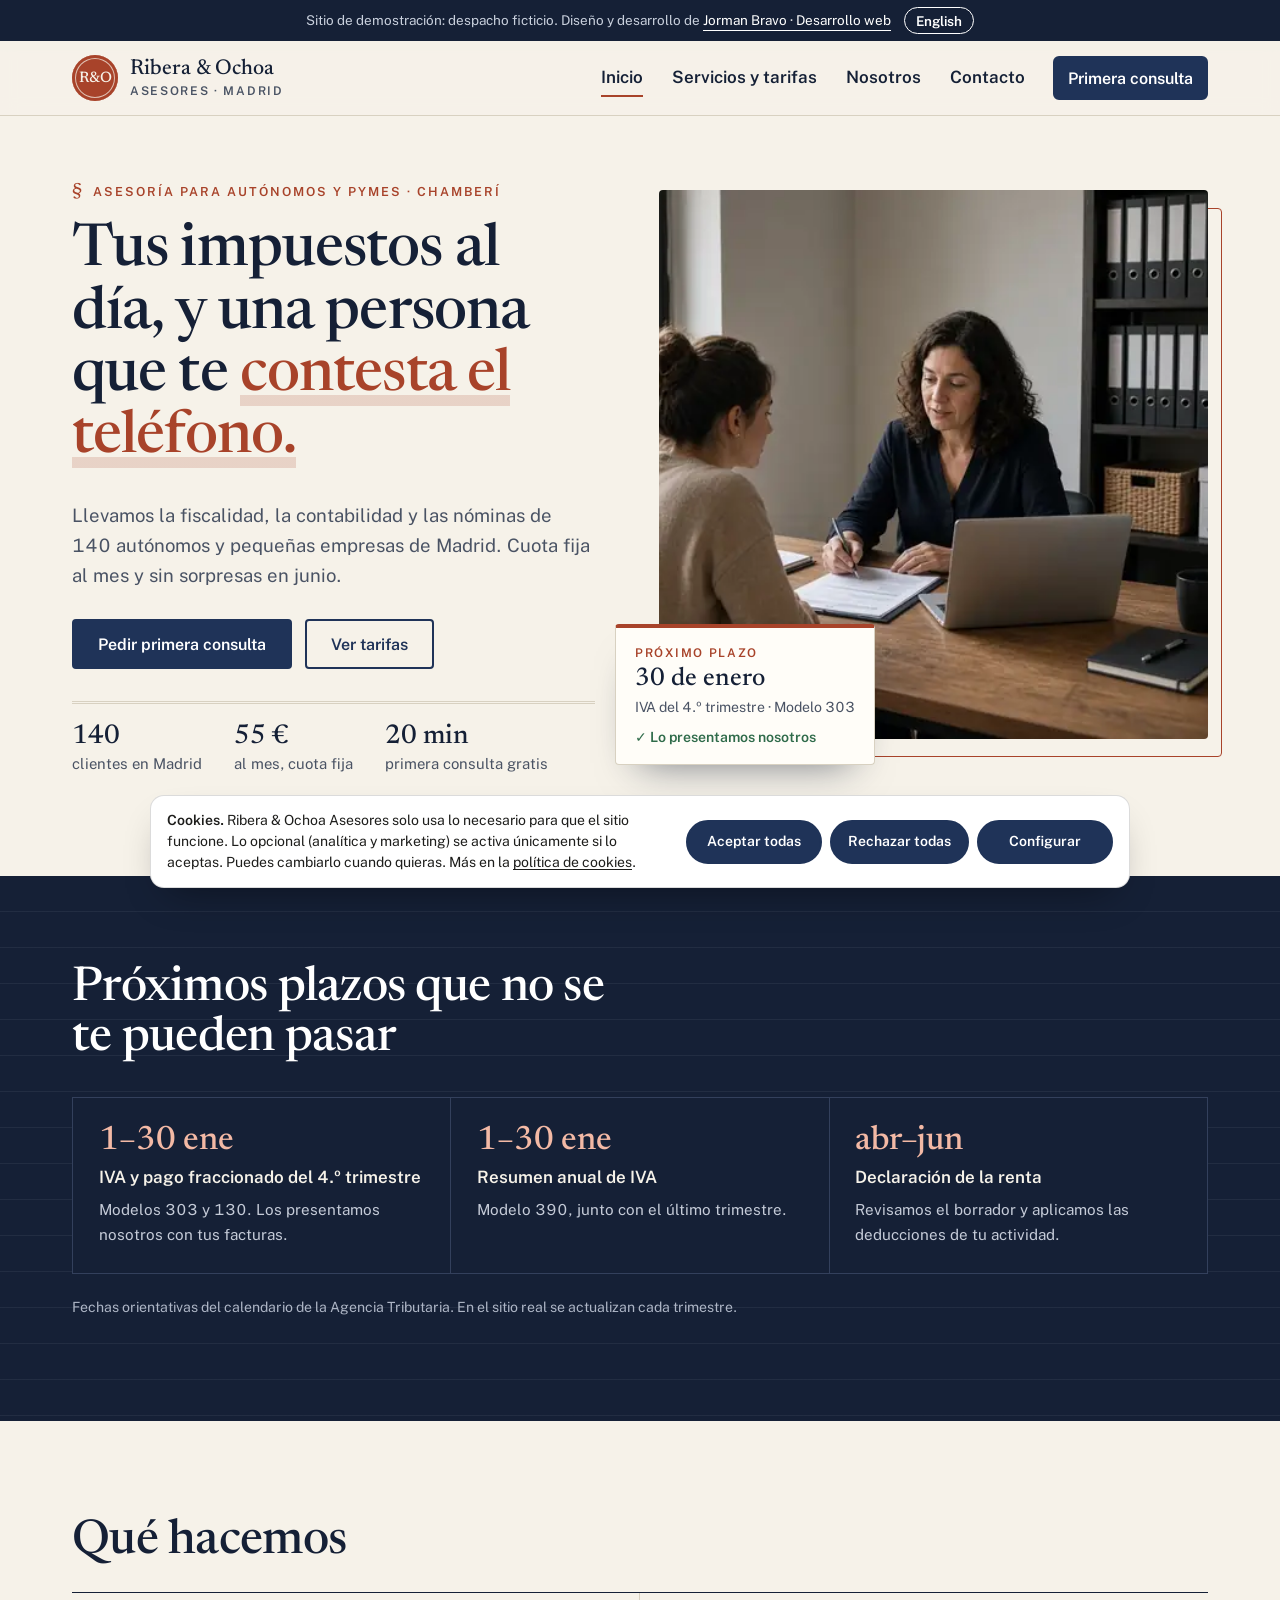
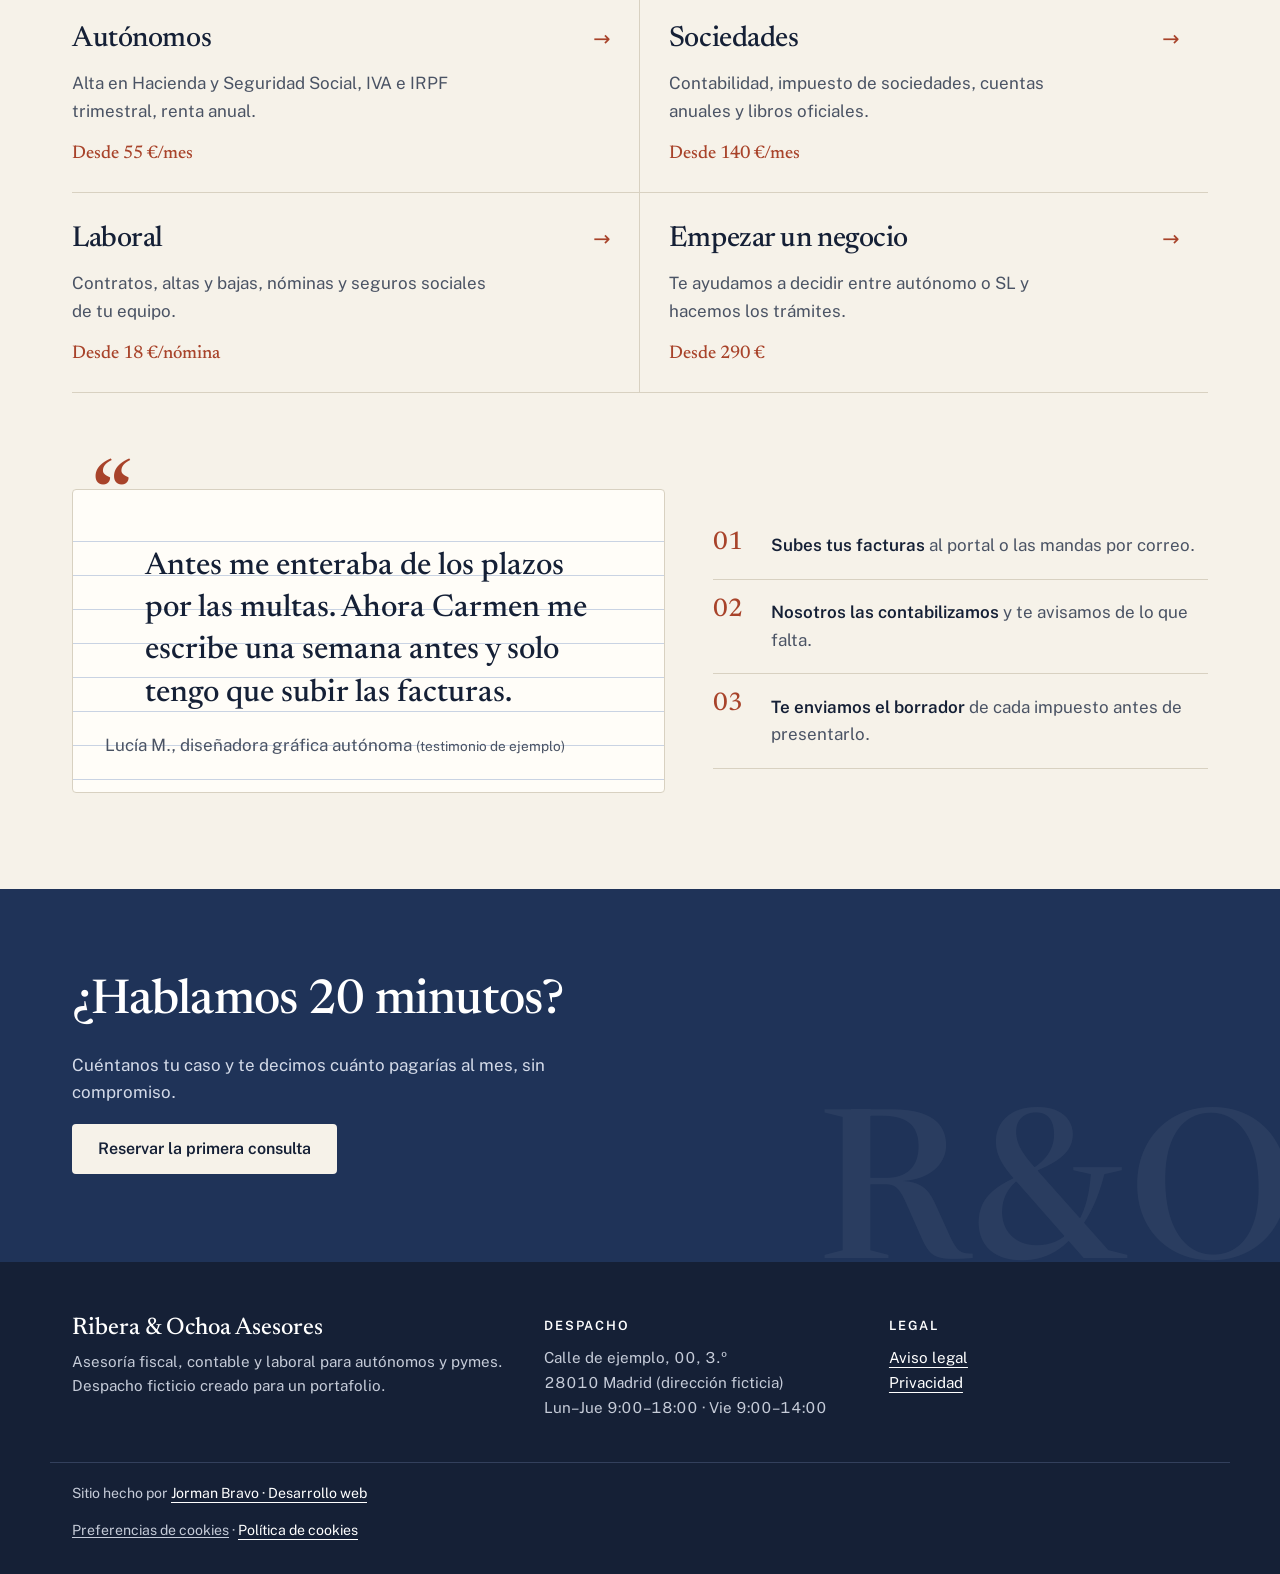
<file: index.html>
<!doctype html>
<html lang="es">
<head>
<meta charset="utf-8">
<meta name="viewport" content="width=device-width, initial-scale=1">
<title>Ribera & Ochoa Asesores · Gestoría para autónomos y pymes en Madrid</title>
<meta name="description" content="Asesoría fiscal, contable y laboral en Chamberí. Cuota fija desde 55 €/mes y primera consulta sin coste. Despacho ficticio de demostración.">
<link rel="canonical" href="https://jormanbravo.com/demo-asesoria/">
<link rel="alternate" hreflang="es" href="https://jormanbravo.com/demo-asesoria/">
<link rel="alternate" hreflang="en" href="https://jormanbravo.com/demo-asesoria/en/">
<meta http-equiv="Content-Security-Policy" content="default-src 'self'; img-src 'self' data: https://jormanj2b.goatcounter.com; style-src 'self'; script-src 'self' https://gc.zgo.at; font-src 'self'; connect-src 'self' https://jormanj2b.goatcounter.com; object-src 'none'; base-uri 'self'; form-action 'self'">
<meta name="referrer" content="strict-origin-when-cross-origin">
<meta name="theme-color" content="#172033">
<meta property="og:type" content="website">
<meta property="og:title" content="Ribera & Ochoa Asesores · Gestoría para autónomos y pymes en Madrid">
<meta property="og:description" content="Asesoría fiscal, contable y laboral en Chamberí. Cuota fija desde 55 €/mes y primera consulta sin coste. Despacho ficticio de demostración.">
<meta property="og:url" content="https://jormanbravo.com/demo-asesoria/">
<meta property="og:image" content="https://jormanbravo.com/demo-asesoria/img/og.jpg">
<meta property="og:locale" content="es_ES">
<meta name="twitter:card" content="summary_large_image">
<link rel="icon" href="favicon.svg" type="image/svg+xml">
<link rel="preload" href="fonts/newsreader-normal-500.woff2" as="font" type="font/woff2" crossorigin>
<link rel="stylesheet" href="fonts.css">
<link rel="stylesheet" href="styles.css?v=2">
<script type="application/ld+json">
{"@context":"https://schema.org","@type":"AccountingService","name":"Ribera & Ochoa Asesores","description":"Asesoría fiscal, contable y laboral para autónomos y pymes en Madrid. Despacho ficticio de demostración.","url":"https://jormanbravo.com/demo-asesoria/","image":"https://jormanbravo.com/demo-asesoria/img/og.jpg","priceRange":"desde 55 € al mes","areaServed":"España","address":{"@type":"PostalAddress","streetAddress":"Calle de ejemplo, 00","addressLocality":"Madrid","postalCode":"28010","addressCountry":"ES"},"openingHoursSpecification":[{"@type":"OpeningHoursSpecification","dayOfWeek":["Monday","Tuesday","Wednesday","Thursday"],"opens":"09:00","closes":"18:00"},{"@type":"OpeningHoursSpecification","dayOfWeek":"Friday","opens":"09:00","closes":"14:00"}],"employee":[{"@type":"Person","name":"Carmen Ribera","jobTitle":"Asesora fiscal"},{"@type":"Person","name":"Javier Ochoa","jobTitle":"Contabilidad y sociedades"},{"@type":"Person","name":"Daniela Paredes","jobTitle":"Laboral y nóminas"}]}
</script>
<link rel="preload" as="image" href="img/hero-800.webp" imagesrcset="img/hero-800.webp 800w, img/hero-1600.webp 1600w" imagesizes="(min-width: 960px) 50vw, 100vw">
<script src="cookies.js?v=1" defer data-key="demo-asesoria" data-owner="Ribera &amp; Ochoa Asesores" data-accent="#1F3358"></script>
</head>
<body data-reveal=".section h2, .svc, .deadlines li, .price-card, .person, .quote, .how li, .mini, .faq details, .contact-info">
<a class="skip" href="#main">Saltar al contenido</a>
<div class="demo-bar">Sitio de demostración: despacho ficticio. Diseño y desarrollo de <a href="https://jormanbravo.com/">Jorman Bravo · Desarrollo web</a> <a class="lang-switch" href="en/" hreflang="en" lang="en">English</a></div>
<header class="top">
  <a class="logo" href="./"><span class="mono" aria-hidden="true">R&amp;O</span><span>Ribera &amp; Ochoa<small>Asesores · Madrid</small></span></a>
  <button class="menu-btn" type="button" aria-expanded="false" aria-controls="nav" aria-label="Abrir menú"><span></span><span></span><span></span></button>
  <nav id="nav" class="nav" aria-label="Principal"><a href="./" aria-current="page">Inicio</a><a href="servicios.html">Servicios y tarifas</a><a href="equipo.html">Nosotros</a><a href="contacto.html">Contacto</a><a class="btn btn-small" href="contacto.html">Primera consulta</a></nav>
</header>
<main id="main">
<section class="hero">
  <div class="hero-text">
    <p class="eyebrow">Asesoría para autónomos y pymes · Chamberí</p>
    <h1>Tus impuestos al día, y una persona que te <em>contesta el teléfono.</em></h1>
    <p class="lead">Llevamos la fiscalidad, la contabilidad y las nóminas de 140 autónomos y pequeñas empresas de Madrid. Cuota fija al mes y sin sorpresas en junio.</p>
    <div class="cta"><a class="btn" href="contacto.html">Pedir primera consulta</a><a class="btn btn-line" href="servicios.html">Ver tarifas</a></div>
    <ul class="facts"><li><b>140</b> clientes en Madrid</li><li><b>55 €</b> al mes, cuota fija</li><li><b>20 min</b> primera consulta gratis</li></ul>
  </div>
  <figure class="hero-fig">
    <img class="hero-img" src="img/hero-800.webp" srcset="img/hero-400.webp 400w, img/hero-800.webp 800w, img/hero-1600.webp 1600w" sizes="(min-width: 960px) 50vw, 100vw" width="1600" height="900" alt="Una asesora revisa documentos con una pareja de autónomos en el despacho" fetchpriority="high">
    <figcaption class="stamp"><span class="stamp-k">Próximo plazo</span><b>30 de enero</b><span>IVA del 4.º trimestre · Modelo 303</span><span class="stamp-ok">Lo presentamos nosotros</span></figcaption>
  </figure>
</section>
<section class="band">
  <div class="wrap">
    <h2>Próximos plazos que no se te pueden pasar</h2>
    <ol class="deadlines">
      <li><time>1–30 ene</time><b>IVA y pago fraccionado del 4.º trimestre</b><span>Modelos 303 y 130. Los presentamos nosotros con tus facturas.</span></li>
      <li><time>1–30 ene</time><b>Resumen anual de IVA</b><span>Modelo 390, junto con el último trimestre.</span></li>
      <li><time>abr–jun</time><b>Declaración de la renta</b><span>Revisamos el borrador y aplicamos las deducciones de tu actividad.</span></li>
    </ol>
    <p class="small">Fechas orientativas del calendario de la Agencia Tributaria. En el sitio real se actualizan cada trimestre.</p>
  </div>
</section>
<section class="wrap section">
  <h2>Qué hacemos</h2>
  <div class="svc-grid">
    <a class="svc" href="servicios.html#autonomos"><h3>Autónomos</h3><p>Alta en Hacienda y Seguridad Social, IVA e IRPF trimestral, renta anual.</p><span class="more">Desde 55 €/mes</span></a>
    <a class="svc" href="servicios.html#sociedades"><h3>Sociedades</h3><p>Contabilidad, impuesto de sociedades, cuentas anuales y libros oficiales.</p><span class="more">Desde 140 €/mes</span></a>
    <a class="svc" href="servicios.html#laboral"><h3>Laboral</h3><p>Contratos, altas y bajas, nóminas y seguros sociales de tu equipo.</p><span class="more">Desde 18 €/nómina</span></a>
    <a class="svc" href="servicios.html#empezar"><h3>Empezar un negocio</h3><p>Te ayudamos a decidir entre autónomo o SL y hacemos los trámites.</p><span class="more">Desde 290 €</span></a>
  </div>
</section>
<section class="wrap section quote-sec">
  <figure class="quote">
    <blockquote><p>Antes me enteraba de los plazos por las multas. Ahora Carmen me escribe una semana antes y solo tengo que subir las facturas.</p></blockquote>
    <figcaption>Lucía M., diseñadora gráfica autónoma <span>(testimonio de ejemplo)</span></figcaption>
  </figure>
  <ul class="how">
    <li><b>Subes tus facturas</b> al portal o las mandas por correo.</li>
    <li><b>Nosotros las contabilizamos</b> y te avisamos de lo que falta.</li>
    <li><b>Te enviamos el borrador</b> de cada impuesto antes de presentarlo.</li>
  </ul>
</section>
<section class="cta-band"><div class="wrap"><h2>¿Hablamos 20 minutos?</h2><p>Cuéntanos tu caso y te decimos cuánto pagarías al mes, sin compromiso.</p><a class="btn btn-light" href="contacto.html">Reservar la primera consulta</a></div></section>

</main>
<footer class="foot">
  <div class="foot-grid">
    <div><p class="foot-brand">Ribera &amp; Ochoa Asesores</p><p>Asesoría fiscal, contable y laboral para autónomos y pymes. Despacho ficticio creado para un portafolio.</p></div>
    <div><p class="foot-h">Despacho</p><p>Calle de ejemplo, 00, 3.º<br>28010 Madrid (dirección ficticia)<br>Lun–Jue 9:00–18:00 · Vie 9:00–14:00</p></div>
    <div><p class="foot-h">Legal</p><p><a href="aviso-legal.html">Aviso legal</a><br><a href="privacidad.html">Privacidad</a></p></div>
  </div>
  <p class="credit">Sitio hecho por <a href="https://jormanbravo.com/">Jorman Bravo · Desarrollo web</a></p>
</footer>
<script src="app.js?v=2" defer></script>
<script src="reveal.js" defer></script>
<script data-goatcounter="https://jormanj2b.goatcounter.com/count" async src="//gc.zgo.at/count.js"></script>
</body>
</html>
</file>
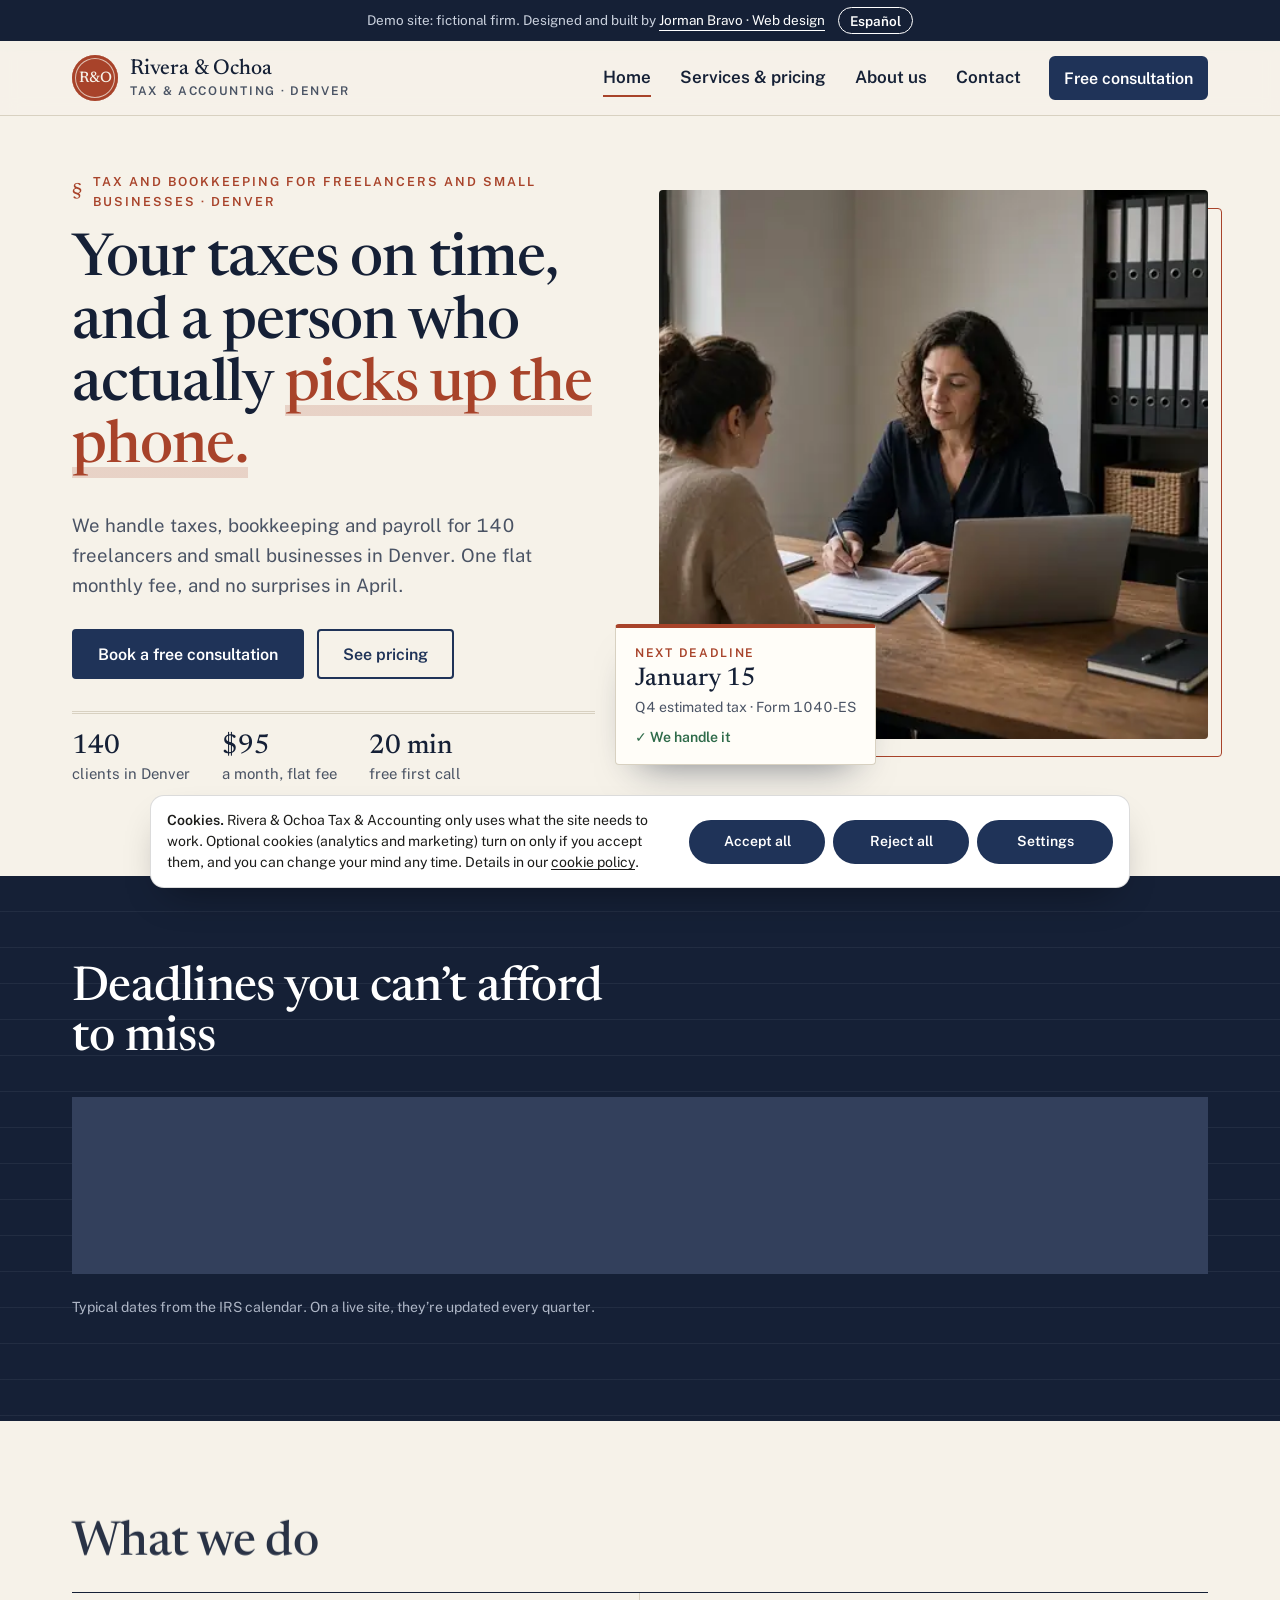
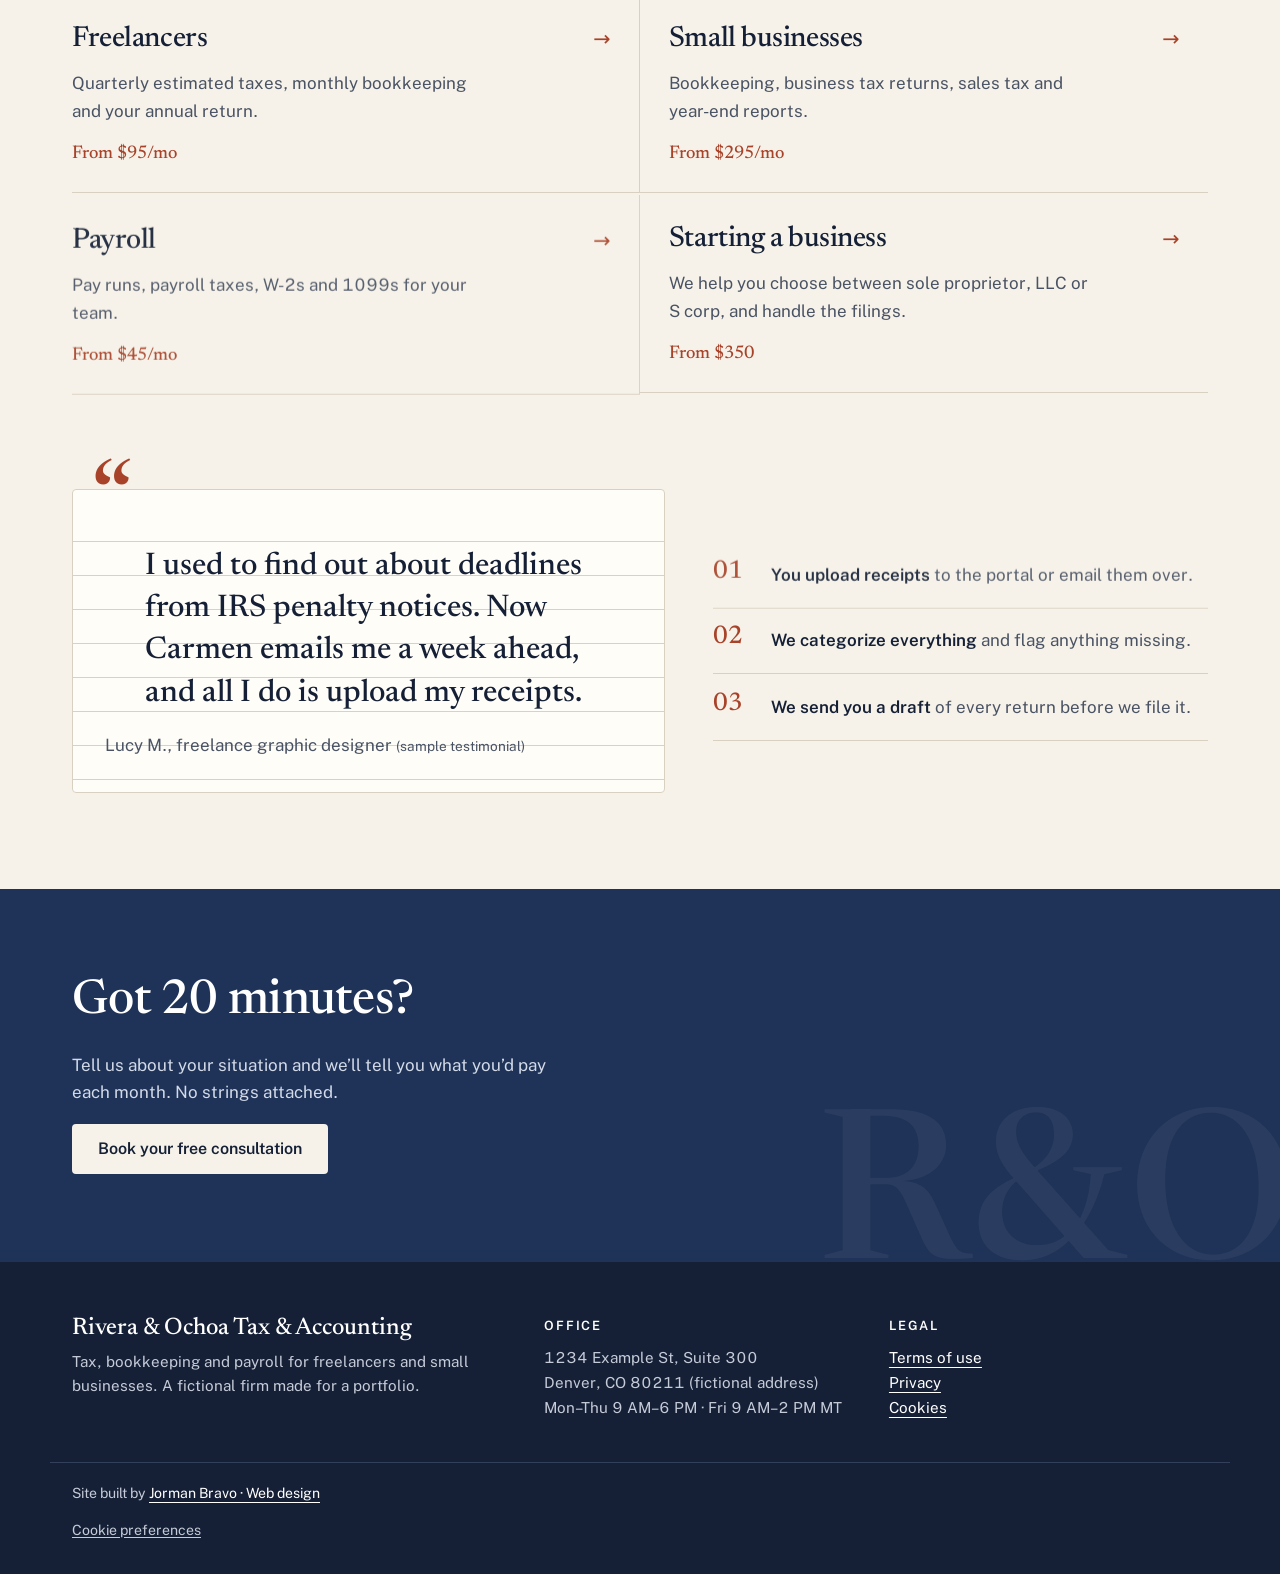
<file: en/index.html>
<!doctype html>
<html lang="en">
<head>
<meta charset="utf-8">
<meta name="viewport" content="width=device-width, initial-scale=1">
<title>Rivera & Ochoa Tax & Accounting · Tax and bookkeeping for freelancers and small businesses in Denver</title>
<meta name="description" content="Tax, bookkeeping and payroll in Denver. Flat fees from $95 a month and a free first consultation. Fictional demo firm.">
<link rel="canonical" href="https://jormanbravo.com/demo-asesoria/en/">
<link rel="alternate" hreflang="en" href="https://jormanbravo.com/demo-asesoria/en/">
<link rel="alternate" hreflang="es" href="https://jormanbravo.com/demo-asesoria/">
<meta http-equiv="Content-Security-Policy" content="default-src 'self'; img-src 'self' data: https://jormanj2b.goatcounter.com; style-src 'self'; script-src 'self' https://gc.zgo.at; font-src 'self'; connect-src 'self' https://jormanj2b.goatcounter.com; object-src 'none'; base-uri 'self'; form-action 'self'">
<meta name="referrer" content="strict-origin-when-cross-origin">
<meta name="theme-color" content="#172033">
<meta property="og:type" content="website">
<meta property="og:title" content="Rivera & Ochoa Tax & Accounting · Tax and bookkeeping for freelancers and small businesses in Denver">
<meta property="og:description" content="Tax, bookkeeping and payroll in Denver. Flat fees from $95 a month and a free first consultation. Fictional demo firm.">
<meta property="og:url" content="https://jormanbravo.com/demo-asesoria/en/">
<meta property="og:image" content="https://jormanbravo.com/demo-asesoria/img/og.jpg">
<meta property="og:locale" content="en_US">
<meta name="twitter:card" content="summary_large_image">
<link rel="icon" href="../favicon.svg" type="image/svg+xml">
<link rel="preload" href="../fonts/newsreader-normal-500.woff2" as="font" type="font/woff2" crossorigin>
<link rel="stylesheet" href="../fonts.css">
<link rel="stylesheet" href="../styles.css?v=2">
<script type="application/ld+json">
{"@context": "https://schema.org", "@type": "AccountingService", "name": "Rivera & Ochoa Tax & Accounting", "description": "Tax, bookkeeping and payroll for freelancers and small businesses in Denver. Fictional demo firm.", "url": "https://jormanbravo.com/demo-asesoria/en/", "image": "https://jormanbravo.com/demo-asesoria/img/og.jpg", "priceRange": "From $95 a month", "areaServed": "Colorado", "address": {"@type": "PostalAddress", "streetAddress": "1234 Example St, Suite 300", "addressLocality": "Denver", "addressRegion": "CO", "postalCode": "80211", "addressCountry": "US"}, "openingHoursSpecification": [{"@type": "OpeningHoursSpecification", "dayOfWeek": ["Monday", "Tuesday", "Wednesday", "Thursday"], "opens": "09:00", "closes": "18:00"}, {"@type": "OpeningHoursSpecification", "dayOfWeek": "Friday", "opens": "09:00", "closes": "14:00"}], "employee": [{"@type": "Person", "name": "Carmen Rivera", "jobTitle": "Partner, tax for freelancers"}, {"@type": "Person", "name": "Javier Ochoa", "jobTitle": "Partner, bookkeeping and business tax"}, {"@type": "Person", "name": "Daniela Paredes", "jobTitle": "Payroll"}]}
</script>
<link rel="preload" as="image" href="../img/hero-800.webp" imagesrcset="../img/hero-800.webp 800w, ../img/hero-1600.webp 1600w" imagesizes="(min-width: 960px) 50vw, 100vw">
<script src="cookies.js?v=1" defer data-key="demo-asesoria" data-owner="Rivera &amp; Ochoa Tax &amp; Accounting" data-accent="#1F3358"></script>
</head>
<body data-reveal=".section h2, .svc, .deadlines li, .price-card, .person, .quote, .how li, .mini, .faq details, .contact-info">
<a class="skip" href="#main">Skip to content</a>
<div class="demo-bar">Demo site: fictional firm. Designed and built by <a href="https://jormanbravo.com/">Jorman Bravo · Web design</a> <a class="lang-switch" href="../" hreflang="es" lang="es">Español</a></div>
<header class="top">
  <a class="logo" href="./"><span class="mono" aria-hidden="true">R&amp;O</span><span>Rivera &amp; Ochoa<small>Tax &amp; Accounting · Denver</small></span></a>
  <button class="menu-btn" type="button" aria-expanded="false" aria-controls="nav" aria-label="Open menu"><span></span><span></span><span></span></button>
  <nav id="nav" class="nav" aria-label="Main"><a href="./" aria-current="page">Home</a><a href="services.html">Services &amp; pricing</a><a href="team.html">About us</a><a href="contact.html">Contact</a><a class="btn btn-small" href="contact.html">Free consultation</a></nav>
</header>
<main id="main">
<section class="hero">
  <div class="hero-text">
    <p class="eyebrow">Tax and bookkeeping for freelancers and small businesses · Denver</p>
    <h1>Your taxes on time, and a person who actually <em>picks up the phone.</em></h1>
    <p class="lead">We handle taxes, bookkeeping and payroll for 140 freelancers and small businesses in Denver. One flat monthly fee, and no surprises in April.</p>
    <div class="cta"><a class="btn" href="contact.html">Book a free consultation</a><a class="btn btn-line" href="services.html">See pricing</a></div>
    <ul class="facts"><li><b>140</b> clients in Denver</li><li><b>$95</b> a month, flat fee</li><li><b>20 min</b> free first call</li></ul>
  </div>
  <figure class="hero-fig">
    <img class="hero-img" src="../img/hero-800.webp" srcset="../img/hero-400.webp 400w, ../img/hero-800.webp 800w, ../img/hero-1600.webp 1600w" sizes="(min-width: 960px) 50vw, 100vw" width="1600" height="900" alt="An accountant goes over paperwork with two small business owners at the office" fetchpriority="high">
    <figcaption class="stamp"><span class="stamp-k">Next deadline</span><b>January 15</b><span>Q4 estimated tax · Form 1040-ES</span><span class="stamp-ok">We handle it</span></figcaption>
  </figure>
</section>
<section class="band">
  <div class="wrap">
    <h2>Deadlines you can’t afford to miss</h2>
    <ol class="deadlines">
      <li><time>Jan 15</time><b>Q4 estimated tax payment</b><span>Form 1040-ES. We work out the amount from your books and tell you what to pay.</span></li>
      <li><time>Jan 31</time><b>W-2s and 1099-NECs</b><span>Due to employees, contractors and the IRS. We file them for you.</span></li>
      <li><time>Apr 15</time><b>Tax Day</b><span>Your Form 1040 or an extension. We review every deduction your business qualifies for.</span></li>
    </ol>
    <p class="small">Typical dates from the IRS calendar. On a live site, they’re updated every quarter.</p>
  </div>
</section>
<section class="wrap section">
  <h2>What we do</h2>
  <div class="svc-grid">
    <a class="svc" href="services.html#freelancers"><h3>Freelancers</h3><p>Quarterly estimated taxes, monthly bookkeeping and your annual return.</p><span class="more">From $95/mo</span></a>
    <a class="svc" href="services.html#businesses"><h3>Small businesses</h3><p>Bookkeeping, business tax returns, sales tax and year-end reports.</p><span class="more">From $295/mo</span></a>
    <a class="svc" href="services.html#payroll"><h3>Payroll</h3><p>Pay runs, payroll taxes, W-2s and 1099s for your team.</p><span class="more">From $45/mo</span></a>
    <a class="svc" href="services.html#starting"><h3>Starting a business</h3><p>We help you choose between sole proprietor, LLC or S corp, and handle the filings.</p><span class="more">From $350</span></a>
  </div>
</section>
<section class="wrap section quote-sec">
  <figure class="quote">
    <blockquote><p>I used to find out about deadlines from IRS penalty notices. Now Carmen emails me a week ahead, and all I do is upload my receipts.</p></blockquote>
    <figcaption>Lucy M., freelance graphic designer <span>(sample testimonial)</span></figcaption>
  </figure>
  <ul class="how">
    <li><b>You upload receipts</b> to the portal or email them over.</li>
    <li><b>We categorize everything</b> and flag anything missing.</li>
    <li><b>We send you a draft</b> of every return before we file it.</li>
  </ul>
</section>
<section class="cta-band"><div class="wrap"><h2>Got 20 minutes?</h2><p>Tell us about your situation and we’ll tell you what you’d pay each month. No strings attached.</p><a class="btn btn-light" href="contact.html">Book your free consultation</a></div></section>

</main>
<footer class="foot">
  <div class="foot-grid">
    <div><p class="foot-brand">Rivera &amp; Ochoa Tax &amp; Accounting</p><p>Tax, bookkeeping and payroll for freelancers and small businesses. A fictional firm made for a portfolio.</p></div>
    <div><p class="foot-h">Office</p><p>1234 Example St, Suite 300<br>Denver, CO 80211 (fictional address)<br>Mon–Thu 9 AM–6 PM · Fri 9 AM–2 PM MT</p></div>
    <div><p class="foot-h">Legal</p><p><a href="terms.html">Terms of use</a><br><a href="privacy.html">Privacy</a><br><a href="cookies.html">Cookies</a></p></div>
  </div>
  <p class="credit">Site built by <a href="https://jormanbravo.com/">Jorman Bravo · Web design</a></p>
</footer>
<script src="app.js?v=2" defer></script>
<script src="../reveal.js" defer></script>
<script data-goatcounter="https://jormanj2b.goatcounter.com/count" async src="//gc.zgo.at/count.js"></script>
</body>
</html>
</file>
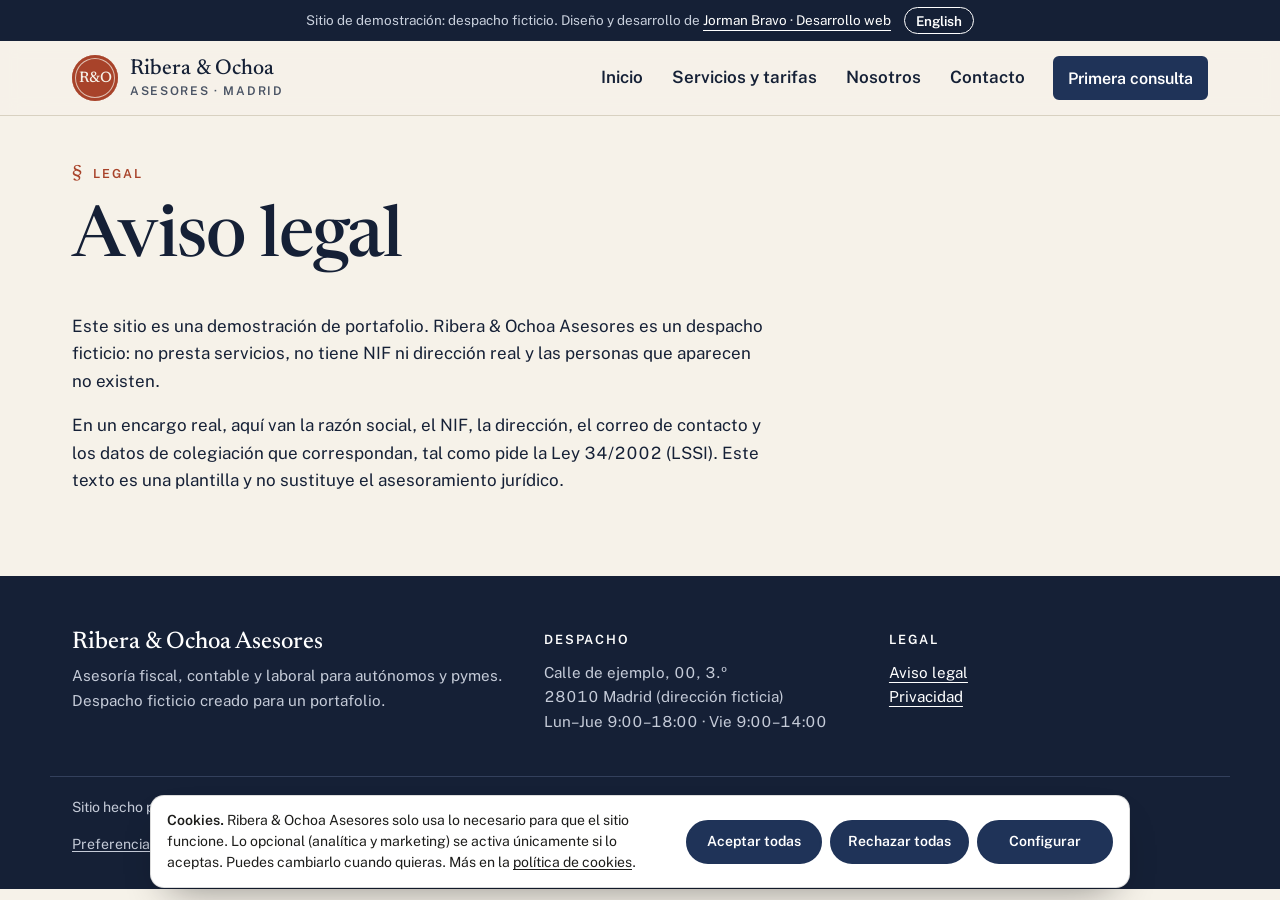
<file: aviso-legal.html>
<!doctype html>
<html lang="es">
<head>
<meta charset="utf-8">
<meta name="viewport" content="width=device-width, initial-scale=1">
<title>Aviso legal · Ribera & Ochoa Asesores</title>
<meta name="description" content="Aviso legal del sitio de demostración.">
<link rel="canonical" href="https://jormanbravo.com/demo-asesoria/aviso-legal.html">
<link rel="alternate" hreflang="es" href="https://jormanbravo.com/demo-asesoria/aviso-legal.html">
<link rel="alternate" hreflang="en" href="https://jormanbravo.com/demo-asesoria/en/terms.html">
<meta http-equiv="Content-Security-Policy" content="default-src 'self'; img-src 'self' data: https://jormanj2b.goatcounter.com; style-src 'self'; script-src 'self' https://gc.zgo.at; font-src 'self'; connect-src 'self' https://jormanj2b.goatcounter.com; object-src 'none'; base-uri 'self'; form-action 'self'">
<meta name="referrer" content="strict-origin-when-cross-origin">
<meta name="theme-color" content="#172033">
<meta property="og:type" content="website">
<meta property="og:title" content="Aviso legal · Ribera & Ochoa Asesores">
<meta property="og:description" content="Aviso legal del sitio de demostración.">
<meta property="og:url" content="https://jormanbravo.com/demo-asesoria/aviso-legal.html">
<meta property="og:image" content="https://jormanbravo.com/demo-asesoria/img/og.jpg">
<meta property="og:locale" content="es_ES">
<meta name="twitter:card" content="summary_large_image">
<link rel="icon" href="favicon.svg" type="image/svg+xml">
<link rel="preload" href="fonts/newsreader-normal-500.woff2" as="font" type="font/woff2" crossorigin>
<link rel="stylesheet" href="fonts.css">
<link rel="stylesheet" href="styles.css?v=2">
<script src="cookies.js?v=1" defer data-key="demo-asesoria" data-owner="Ribera &amp; Ochoa Asesores" data-accent="#1F3358"></script>
</head>
<body data-reveal=".section h2, .svc, .deadlines li, .price-card, .person, .quote, .how li, .mini, .faq details, .contact-info">
<a class="skip" href="#main">Saltar al contenido</a>
<div class="demo-bar">Sitio de demostración: despacho ficticio. Diseño y desarrollo de <a href="https://jormanbravo.com/">Jorman Bravo · Desarrollo web</a> <a class="lang-switch" href="en/terms.html" hreflang="en" lang="en">English</a></div>
<header class="top">
  <a class="logo" href="./"><span class="mono" aria-hidden="true">R&amp;O</span><span>Ribera &amp; Ochoa<small>Asesores · Madrid</small></span></a>
  <button class="menu-btn" type="button" aria-expanded="false" aria-controls="nav" aria-label="Abrir menú"><span></span><span></span><span></span></button>
  <nav id="nav" class="nav" aria-label="Principal"><a href="./">Inicio</a><a href="servicios.html">Servicios y tarifas</a><a href="equipo.html">Nosotros</a><a href="contacto.html">Contacto</a><a class="btn btn-small" href="contacto.html">Primera consulta</a></nav>
</header>
<main id="main">
<section class="page-head wrap legal"><p class="eyebrow">Legal</p><h1>Aviso legal</h1><p>Este sitio es una demostración de portafolio. Ribera &amp; Ochoa Asesores es un despacho ficticio: no presta servicios, no tiene NIF ni dirección real y las personas que aparecen no existen.</p><p>En un encargo real, aquí van la razón social, el NIF, la dirección, el correo de contacto y los datos de colegiación que correspondan, tal como pide la Ley 34/2002 (LSSI). Este texto es una plantilla y no sustituye el asesoramiento jurídico.</p></section>
</main>
<footer class="foot">
  <div class="foot-grid">
    <div><p class="foot-brand">Ribera &amp; Ochoa Asesores</p><p>Asesoría fiscal, contable y laboral para autónomos y pymes. Despacho ficticio creado para un portafolio.</p></div>
    <div><p class="foot-h">Despacho</p><p>Calle de ejemplo, 00, 3.º<br>28010 Madrid (dirección ficticia)<br>Lun–Jue 9:00–18:00 · Vie 9:00–14:00</p></div>
    <div><p class="foot-h">Legal</p><p><a href="aviso-legal.html">Aviso legal</a><br><a href="privacidad.html">Privacidad</a></p></div>
  </div>
  <p class="credit">Sitio hecho por <a href="https://jormanbravo.com/">Jorman Bravo · Desarrollo web</a></p>
</footer>
<script src="app.js?v=2" defer></script>
<script src="reveal.js" defer></script>
<script data-goatcounter="https://jormanj2b.goatcounter.com/count" async src="//gc.zgo.at/count.js"></script>
</body>
</html>
</file>
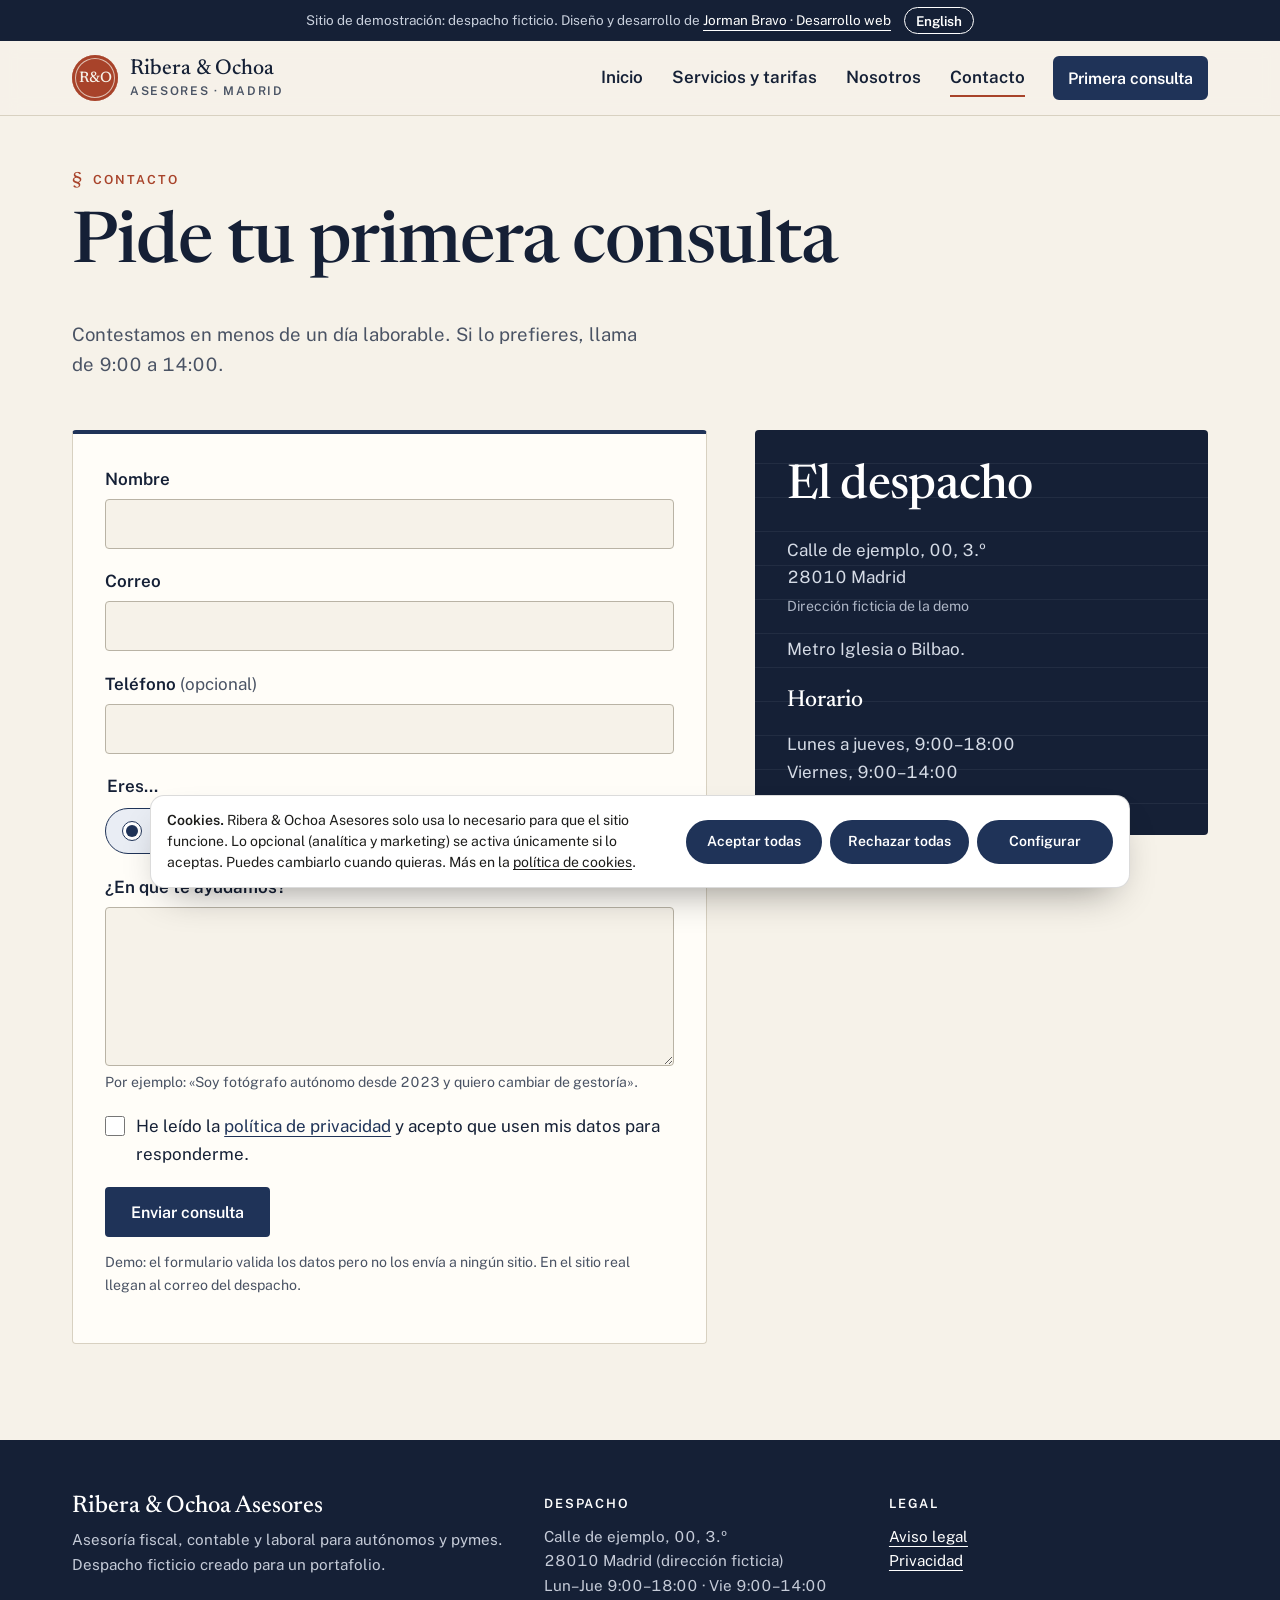
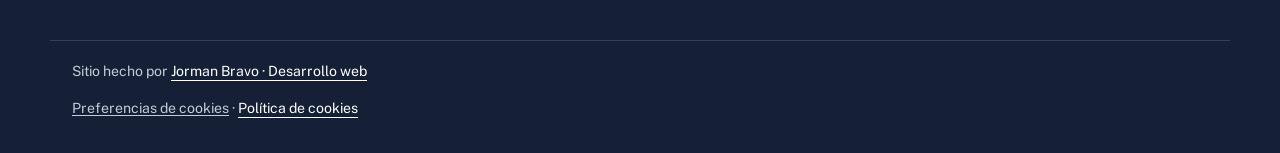
<file: contacto.html>
<!doctype html>
<html lang="es">
<head>
<meta charset="utf-8">
<meta name="viewport" content="width=device-width, initial-scale=1">
<title>Contacto · Ribera & Ochoa Asesores</title>
<meta name="description" content="Pide tu primera consulta de 20 minutos sin coste. Respondemos en menos de un día laborable.">
<link rel="canonical" href="https://jormanbravo.com/demo-asesoria/contacto.html">
<link rel="alternate" hreflang="es" href="https://jormanbravo.com/demo-asesoria/contacto.html">
<link rel="alternate" hreflang="en" href="https://jormanbravo.com/demo-asesoria/en/contact.html">
<meta http-equiv="Content-Security-Policy" content="default-src 'self'; img-src 'self' data: https://jormanj2b.goatcounter.com; style-src 'self'; script-src 'self' https://gc.zgo.at; font-src 'self'; connect-src 'self' https://jormanj2b.goatcounter.com; object-src 'none'; base-uri 'self'; form-action 'self'">
<meta name="referrer" content="strict-origin-when-cross-origin">
<meta name="theme-color" content="#172033">
<meta property="og:type" content="website">
<meta property="og:title" content="Contacto · Ribera & Ochoa Asesores">
<meta property="og:description" content="Pide tu primera consulta de 20 minutos sin coste. Respondemos en menos de un día laborable.">
<meta property="og:url" content="https://jormanbravo.com/demo-asesoria/contacto.html">
<meta property="og:image" content="https://jormanbravo.com/demo-asesoria/img/og.jpg">
<meta property="og:locale" content="es_ES">
<meta name="twitter:card" content="summary_large_image">
<link rel="icon" href="favicon.svg" type="image/svg+xml">
<link rel="preload" href="fonts/newsreader-normal-500.woff2" as="font" type="font/woff2" crossorigin>
<link rel="stylesheet" href="fonts.css">
<link rel="stylesheet" href="styles.css?v=2">
<script src="cookies.js?v=1" defer data-key="demo-asesoria" data-owner="Ribera &amp; Ochoa Asesores" data-accent="#1F3358"></script>
</head>
<body data-reveal=".section h2, .svc, .deadlines li, .price-card, .person, .quote, .how li, .mini, .faq details, .contact-info">
<a class="skip" href="#main">Saltar al contenido</a>
<div class="demo-bar">Sitio de demostración: despacho ficticio. Diseño y desarrollo de <a href="https://jormanbravo.com/">Jorman Bravo · Desarrollo web</a> <a class="lang-switch" href="en/contact.html" hreflang="en" lang="en">English</a></div>
<header class="top">
  <a class="logo" href="./"><span class="mono" aria-hidden="true">R&amp;O</span><span>Ribera &amp; Ochoa<small>Asesores · Madrid</small></span></a>
  <button class="menu-btn" type="button" aria-expanded="false" aria-controls="nav" aria-label="Abrir menú"><span></span><span></span><span></span></button>
  <nav id="nav" class="nav" aria-label="Principal"><a href="./">Inicio</a><a href="servicios.html">Servicios y tarifas</a><a href="equipo.html">Nosotros</a><a href="contacto.html" aria-current="page">Contacto</a><a class="btn btn-small" href="contacto.html">Primera consulta</a></nav>
</header>
<main id="main">
<section class="page-head wrap"><p class="eyebrow">Contacto</p><h1>Pide tu primera consulta</h1><p class="lead">Contestamos en menos de un día laborable. Si lo prefieres, llama de 9:00 a 14:00.</p></section>
<section class="wrap section contact-grid">
  <form id="contact" class="form" novalidate>
    <div class="f"><label for="nombre">Nombre</label><input id="nombre" name="nombre" autocomplete="name" minlength="2" maxlength="80" required pattern="\p{L}(?:[\p{L}\p{M}]|[' ’\-](?=\p{L}))*" spellcheck="false"><p class="error" id="err-nombre" aria-live="polite" hidden></p></div>
    <div class="f"><label for="email">Correo</label><input id="email" name="email" type="email" autocomplete="email" maxlength="100" required><p class="error" id="err-email" aria-live="polite" hidden></p></div>
    <div class="f"><label for="tel">Teléfono <span class="opt">(opcional)</span></label><input id="tel" name="tel" type="tel" autocomplete="tel" maxlength="16" inputmode="tel" pattern="\+?[0-9]{9,15}"><p class="error" id="err-tel" aria-live="polite" hidden></p></div>
    <fieldset class="f radios"><legend>Eres…</legend>
      <label><input type="radio" name="tipo" value="Autónomo" checked> Autónomo</label>
      <label><input type="radio" name="tipo" value="Sociedad"> Empresa (SL)</label>
      <label><input type="radio" name="tipo" value="Empezando"> Voy a empezar</label>
    </fieldset>
    <div class="f"><label for="mensaje">¿En qué te ayudamos?</label><textarea id="mensaje" name="mensaje" rows="5" maxlength="1500" aria-describedby="help-msg" required></textarea><p class="help" id="help-msg">Por ejemplo: «Soy fotógrafo autónomo desde 2023 y quiero cambiar de gestoría».</p><p class="error" id="err-mensaje" aria-live="polite" hidden></p></div>
    <div class="f check"><input type="checkbox" id="acepto" required><label for="acepto">He leído la <a href="privacidad.html">política de privacidad</a> y acepto que usen mis datos para responderme.</label></div>
    <p class="error" id="err-acepto" hidden></p>
    <button class="btn" type="submit">Enviar consulta</button>
    <p class="small">Demo: el formulario valida los datos pero no los envía a ningún sitio. En el sitio real llegan al correo del despacho.</p>
  </form>
  <div class="success" id="success" hidden tabindex="-1">
    <h2>Recibido, <span id="s-nombre"></span>.</h2>
    <p>Te escribiremos a <strong id="s-email"></strong> antes de mañana a las 14:00 para proponerte hora.</p>
  </div>
  <aside class="contact-info">
    <h2>El despacho</h2>
    <p>Calle de ejemplo, 00, 3.º<br>28010 Madrid<br><span class="small">Dirección ficticia de la demo</span></p>
    <p>Metro Iglesia o Bilbao.</p>
    <h3>Horario</h3>
    <p>Lunes a jueves, 9:00–18:00<br>Viernes, 9:00–14:00</p>
  </aside>
</section>

</main>
<footer class="foot">
  <div class="foot-grid">
    <div><p class="foot-brand">Ribera &amp; Ochoa Asesores</p><p>Asesoría fiscal, contable y laboral para autónomos y pymes. Despacho ficticio creado para un portafolio.</p></div>
    <div><p class="foot-h">Despacho</p><p>Calle de ejemplo, 00, 3.º<br>28010 Madrid (dirección ficticia)<br>Lun–Jue 9:00–18:00 · Vie 9:00–14:00</p></div>
    <div><p class="foot-h">Legal</p><p><a href="aviso-legal.html">Aviso legal</a><br><a href="privacidad.html">Privacidad</a></p></div>
  </div>
  <p class="credit">Sitio hecho por <a href="https://jormanbravo.com/">Jorman Bravo · Desarrollo web</a></p>
</footer>
<script src="app.js?v=2" defer></script>
<script src="reveal.js" defer></script>
<script data-goatcounter="https://jormanj2b.goatcounter.com/count" async src="//gc.zgo.at/count.js"></script>
</body>
</html>
</file>
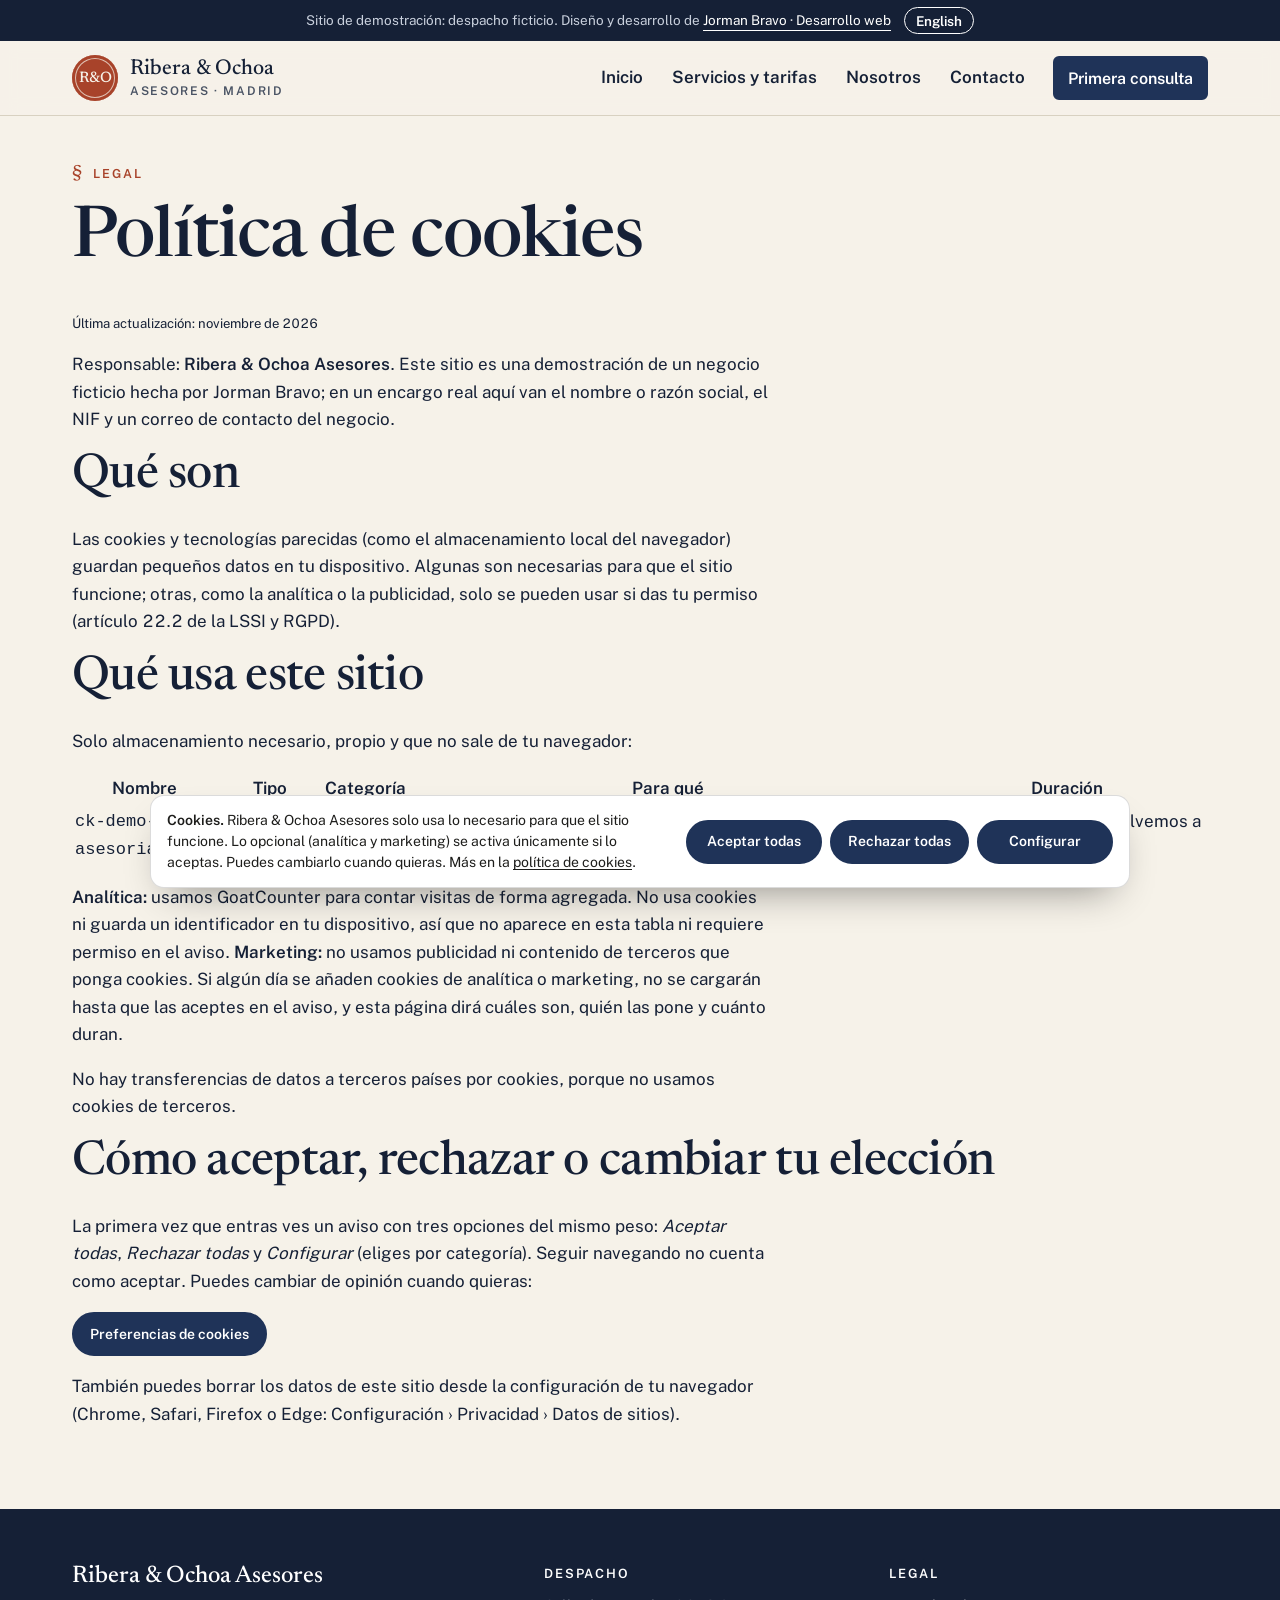
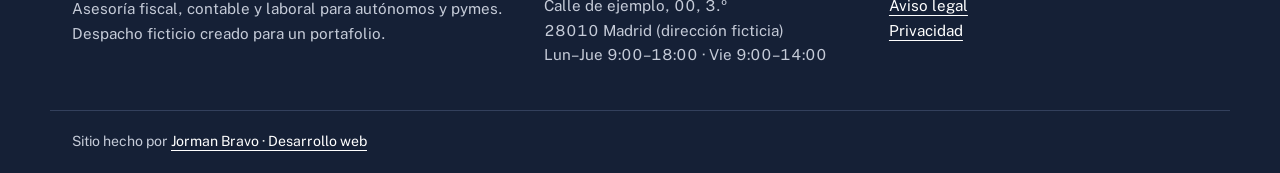
<file: cookies.html>
<!doctype html>
<html lang="es">
<head>
<meta charset="utf-8">
<meta name="viewport" content="width=device-width, initial-scale=1">
<title>Cookies · Ribera &amp; Ochoa Asesores</title>
<meta name="description" content="Política de cookies de Ribera &amp; Ochoa Asesores: qué se guarda en tu navegador y cómo cambiar tu elección.">
<link rel="canonical" href="https://jormanbravo.com/demo-asesoria/cookies.html">
<link rel="alternate" hreflang="es" href="https://jormanbravo.com/demo-asesoria/cookies.html">
<link rel="alternate" hreflang="en" href="https://jormanbravo.com/demo-asesoria/en/cookies.html">
<meta http-equiv="Content-Security-Policy" content="default-src 'self'; img-src 'self' data: https://jormanj2b.goatcounter.com; style-src 'self'; script-src 'self' https://gc.zgo.at; font-src 'self'; connect-src 'self' https://jormanj2b.goatcounter.com; object-src 'none'; base-uri 'self'; form-action 'self'">
<meta name="referrer" content="strict-origin-when-cross-origin">
<meta name="theme-color" content="#172033">
<meta property="og:type" content="website">
<meta property="og:title" content="Privacidad · Ribera & Ochoa Asesores">
<meta property="og:description" content="Política de privacidad del sitio de demostración.">
<meta property="og:url" content="https://jormanbravo.com/demo-asesoria/aviso-legal.html">
<meta property="og:image" content="https://jormanbravo.com/demo-asesoria/img/og.jpg">
<meta property="og:locale" content="es_ES">
<meta name="twitter:card" content="summary_large_image">
<link rel="icon" href="favicon.svg" type="image/svg+xml">
<link rel="preload" href="fonts/newsreader-normal-500.woff2" as="font" type="font/woff2" crossorigin>
<link rel="stylesheet" href="fonts.css">
<link rel="stylesheet" href="cookies.css?v=1">
<link rel="stylesheet" href="styles.css?v=2">
<script src="cookies.js?v=1" defer data-key="demo-asesoria" data-owner="Ribera &amp; Ochoa Asesores" data-accent="#1F3358"></script>
</head>
<body data-reveal=".section h2, .svc, .deadlines li, .price-card, .person, .quote, .how li, .mini, .faq details, .contact-info">
<a class="skip" href="#main">Saltar al contenido</a>
<div class="demo-bar">Sitio de demostración: despacho ficticio. Diseño y desarrollo de <a href="https://jormanbravo.com/">Jorman Bravo · Desarrollo web</a> <a class="lang-switch" href="en/cookies.html" hreflang="en" lang="en">English</a></div>
<header class="top">
  <a class="logo" href="./"><span class="mono" aria-hidden="true">R&amp;O</span><span>Ribera &amp; Ochoa<small>Asesores · Madrid</small></span></a>
  <button class="menu-btn" type="button" aria-expanded="false" aria-controls="nav" aria-label="Abrir menú"><span></span><span></span><span></span></button>
  <nav id="nav" class="nav" aria-label="Principal"><a href="./">Inicio</a><a href="servicios.html">Servicios y tarifas</a><a href="equipo.html">Nosotros</a><a href="contacto.html">Contacto</a><a class="btn btn-small" href="contacto.html">Primera consulta</a></nav>
</header>
<main id="main">
<section class="page-head wrap legal ck-policy-wrap"><p class="eyebrow">Legal</p><h1>Política de cookies</h1>
<p class="ck-small">Última actualización: noviembre de 2026</p>
<p>Responsable: <strong>Ribera &amp; Ochoa Asesores</strong>. Este sitio es una demostración de un negocio ficticio hecha por Jorman Bravo; en un encargo real aquí van el nombre o razón social, el NIF y un correo de contacto del negocio.</p>
<h2>Qué son</h2>
<p>Las cookies y tecnologías parecidas (como el almacenamiento local del navegador) guardan pequeños datos en tu dispositivo. Algunas son necesarias para que el sitio funcione; otras, como la analítica o la publicidad, solo se pueden usar si das tu permiso (artículo 22.2 de la LSSI y RGPD).</p>
<h2>Qué usa este sitio</h2>
<p>Solo almacenamiento necesario, propio y que no sale de tu navegador:</p>
<table><thead><tr><th>Nombre</th><th>Tipo</th><th>Categoría</th><th>Para qué</th><th>Duración</th></tr></thead><tbody><tr><td><code>ck-demo-asesoria</code></td><td>localStorage</td><td>Necesaria</td><td>Recuerda tu elección de cookies (qué categorías aceptaste) y la fecha en que la hiciste.</td><td>12 meses; después te volvemos a preguntar</td></tr></tbody></table>
<p><strong>Analítica:</strong> usamos GoatCounter para contar visitas de forma agregada. No usa cookies ni guarda un identificador en tu dispositivo, así que no aparece en esta tabla ni requiere permiso en el aviso. <strong>Marketing:</strong> no usamos publicidad ni contenido de terceros que ponga cookies. Si algún día se añaden cookies de analítica o marketing, no se cargarán hasta que las aceptes en el aviso, y esta página dirá cuáles son, quién las pone y cuánto duran.</p>
<p>No hay transferencias de datos a terceros países por cookies, porque no usamos cookies de terceros.</p>
<h2>Cómo aceptar, rechazar o cambiar tu elección</h2>
<p>La primera vez que entras ves un aviso con tres opciones del mismo peso: <em>Aceptar todas</em>, <em>Rechazar todas</em> y <em>Configurar</em> (eliges por categoría). Seguir navegando no cuenta como aceptar. Puedes cambiar de opinión cuando quieras:</p>
<p><button type="button" class="ck-btn" data-cookie-prefs>Preferencias de cookies</button></p>
<p>También puedes borrar los datos de este sitio desde la configuración de tu navegador (Chrome, Safari, Firefox o Edge: Configuración › Privacidad › Datos de sitios).</p>
</section>
</main>
<footer class="foot">
  <div class="foot-grid">
    <div><p class="foot-brand">Ribera &amp; Ochoa Asesores</p><p>Asesoría fiscal, contable y laboral para autónomos y pymes. Despacho ficticio creado para un portafolio.</p></div>
    <div><p class="foot-h">Despacho</p><p>Calle de ejemplo, 00, 3.º<br>28010 Madrid (dirección ficticia)<br>Lun–Jue 9:00–18:00 · Vie 9:00–14:00</p></div>
    <div><p class="foot-h">Legal</p><p><a href="aviso-legal.html">Aviso legal</a><br><a href="privacidad.html">Privacidad</a></p></div>
  </div>
  <p class="credit">Sitio hecho por <a href="https://jormanbravo.com/">Jorman Bravo · Desarrollo web</a></p>
</footer>
<script src="app.js?v=2" defer></script>
<script src="reveal.js" defer></script>
<script data-goatcounter="https://jormanj2b.goatcounter.com/count" async src="//gc.zgo.at/count.js"></script>
</body>
</html>
</file>
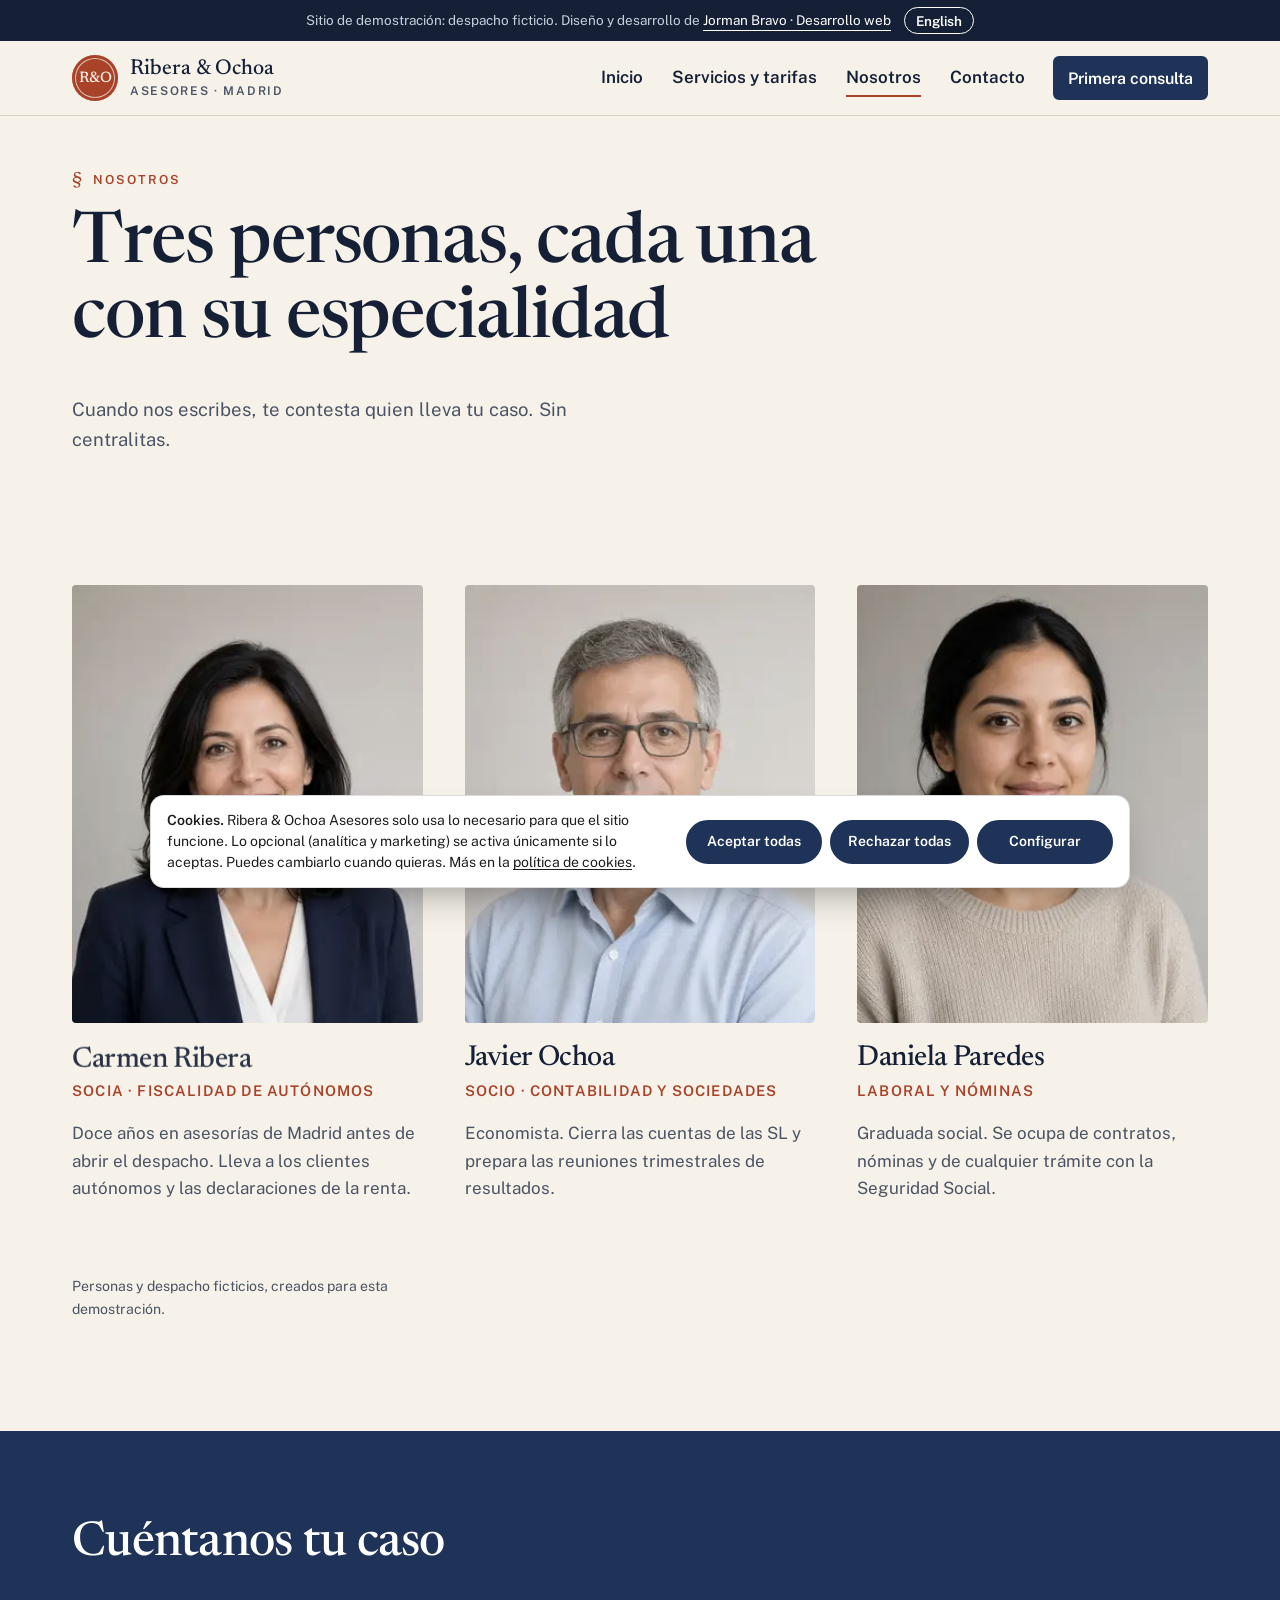
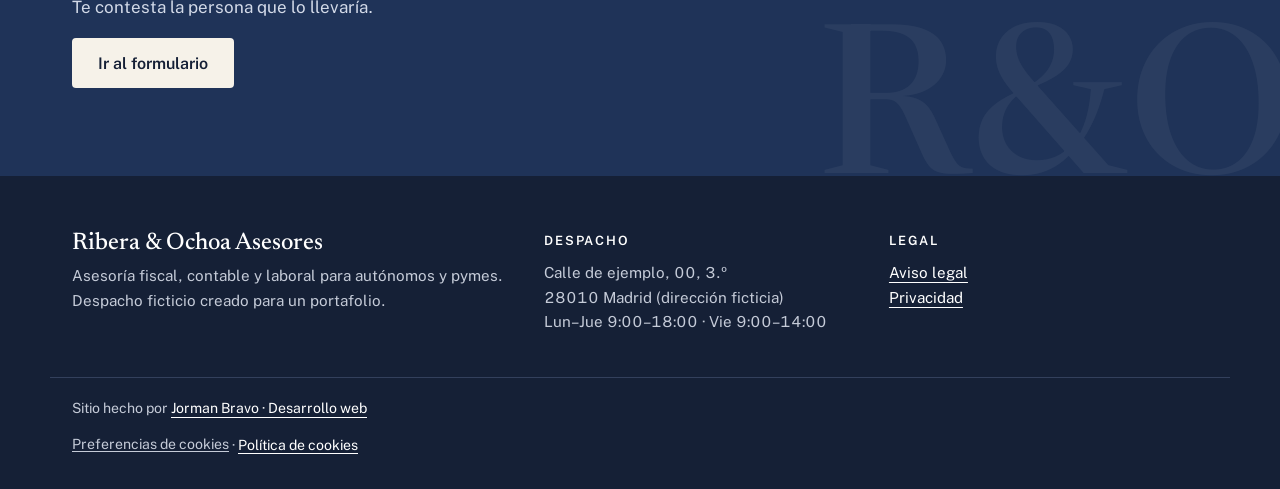
<file: equipo.html>
<!doctype html>
<html lang="es">
<head>
<meta charset="utf-8">
<meta name="viewport" content="width=device-width, initial-scale=1">
<title>Nosotros · Ribera & Ochoa Asesores</title>
<meta name="description" content="Conoce a Carmen Ribera, Javier Ochoa y Daniela Paredes: fiscalidad, contabilidad y laboral.">
<link rel="canonical" href="https://jormanbravo.com/demo-asesoria/equipo.html">
<link rel="alternate" hreflang="es" href="https://jormanbravo.com/demo-asesoria/equipo.html">
<link rel="alternate" hreflang="en" href="https://jormanbravo.com/demo-asesoria/en/team.html">
<meta http-equiv="Content-Security-Policy" content="default-src 'self'; img-src 'self' data: https://jormanj2b.goatcounter.com; style-src 'self'; script-src 'self' https://gc.zgo.at; font-src 'self'; connect-src 'self' https://jormanj2b.goatcounter.com; object-src 'none'; base-uri 'self'; form-action 'self'">
<meta name="referrer" content="strict-origin-when-cross-origin">
<meta name="theme-color" content="#172033">
<meta property="og:type" content="website">
<meta property="og:title" content="Equipo · Ribera & Ochoa Asesores">
<meta property="og:description" content="Conoce a Carmen Ribera, Javier Ochoa y Daniela Paredes: fiscalidad, contabilidad y laboral.">
<meta property="og:url" content="https://jormanbravo.com/demo-asesoria/equipo.html">
<meta property="og:image" content="https://jormanbravo.com/demo-asesoria/img/og.jpg">
<meta property="og:locale" content="es_ES">
<meta name="twitter:card" content="summary_large_image">
<link rel="icon" href="favicon.svg" type="image/svg+xml">
<link rel="preload" href="fonts/newsreader-normal-500.woff2" as="font" type="font/woff2" crossorigin>
<link rel="stylesheet" href="fonts.css">
<link rel="stylesheet" href="styles.css?v=2">
<script src="cookies.js?v=1" defer data-key="demo-asesoria" data-owner="Ribera &amp; Ochoa Asesores" data-accent="#1F3358"></script>
</head>
<body data-reveal=".section h2, .svc, .deadlines li, .price-card, .person, .quote, .how li, .mini, .faq details, .contact-info">
<a class="skip" href="#main">Saltar al contenido</a>
<div class="demo-bar">Sitio de demostración: despacho ficticio. Diseño y desarrollo de <a href="https://jormanbravo.com/">Jorman Bravo · Desarrollo web</a> <a class="lang-switch" href="en/team.html" hreflang="en" lang="en">English</a></div>
<header class="top">
  <a class="logo" href="./"><span class="mono" aria-hidden="true">R&amp;O</span><span>Ribera &amp; Ochoa<small>Asesores · Madrid</small></span></a>
  <button class="menu-btn" type="button" aria-expanded="false" aria-controls="nav" aria-label="Abrir menú"><span></span><span></span><span></span></button>
  <nav id="nav" class="nav" aria-label="Principal"><a href="./">Inicio</a><a href="servicios.html">Servicios y tarifas</a><a href="equipo.html" aria-current="page">Nosotros</a><a href="contacto.html">Contacto</a><a class="btn btn-small" href="contacto.html">Primera consulta</a></nav>
</header>
<main id="main">
<section class="page-head wrap"><p class="eyebrow">Nosotros</p><h1>Tres personas, cada una con su especialidad</h1><p class="lead">Cuando nos escribes, te contesta quien lleva tu caso. Sin centralitas.</p></section>
<section class="wrap section team">
  <article class="person"><img src="img/socia-1-400.webp" srcset="img/socia-1-400.webp 400w, img/socia-1-800.webp 800w" sizes="(min-width: 900px) 30vw, 90vw" width="800" height="800" alt="Carmen Ribera, sonriendo, con americana azul marino"><h2>Carmen Ribera</h2><p class="role">Socia · Fiscalidad de autónomos</p><p>Doce años en asesorías de Madrid antes de abrir el despacho. Lleva a los clientes autónomos y las declaraciones de la renta.</p></article>
  <article class="person"><img src="img/socio-2-400.webp" srcset="img/socio-2-400.webp 400w, img/socio-2-800.webp 800w" sizes="(min-width: 900px) 30vw, 90vw" width="800" height="800" alt="Javier Ochoa, con gafas y camisa azul claro"><h2>Javier Ochoa</h2><p class="role">Socio · Contabilidad y sociedades</p><p>Economista. Cierra las cuentas de las SL y prepara las reuniones trimestrales de resultados.</p></article>
  <article class="person"><img src="img/asesora-3-400.webp" srcset="img/asesora-3-400.webp 400w, img/asesora-3-800.webp 800w" sizes="(min-width: 900px) 30vw, 90vw" width="800" height="800" alt="Daniela Paredes, con jersey beige"><h2>Daniela Paredes</h2><p class="role">Laboral y nóminas</p><p>Graduada social. Se ocupa de contratos, nóminas y de cualquier trámite con la Seguridad Social.</p></article>
  <p class="small">Personas y despacho ficticios, creados para esta demostración.</p>
</section>
<section class="cta-band"><div class="wrap"><h2>Cuéntanos tu caso</h2><p>Te contesta la persona que lo llevaría.</p><a class="btn btn-light" href="contacto.html">Ir al formulario</a></div></section>

</main>
<footer class="foot">
  <div class="foot-grid">
    <div><p class="foot-brand">Ribera &amp; Ochoa Asesores</p><p>Asesoría fiscal, contable y laboral para autónomos y pymes. Despacho ficticio creado para un portafolio.</p></div>
    <div><p class="foot-h">Despacho</p><p>Calle de ejemplo, 00, 3.º<br>28010 Madrid (dirección ficticia)<br>Lun–Jue 9:00–18:00 · Vie 9:00–14:00</p></div>
    <div><p class="foot-h">Legal</p><p><a href="aviso-legal.html">Aviso legal</a><br><a href="privacidad.html">Privacidad</a></p></div>
  </div>
  <p class="credit">Sitio hecho por <a href="https://jormanbravo.com/">Jorman Bravo · Desarrollo web</a></p>
</footer>
<script src="app.js?v=2" defer></script>
<script src="reveal.js" defer></script>
<script data-goatcounter="https://jormanj2b.goatcounter.com/count" async src="//gc.zgo.at/count.js"></script>
</body>
</html>
</file>
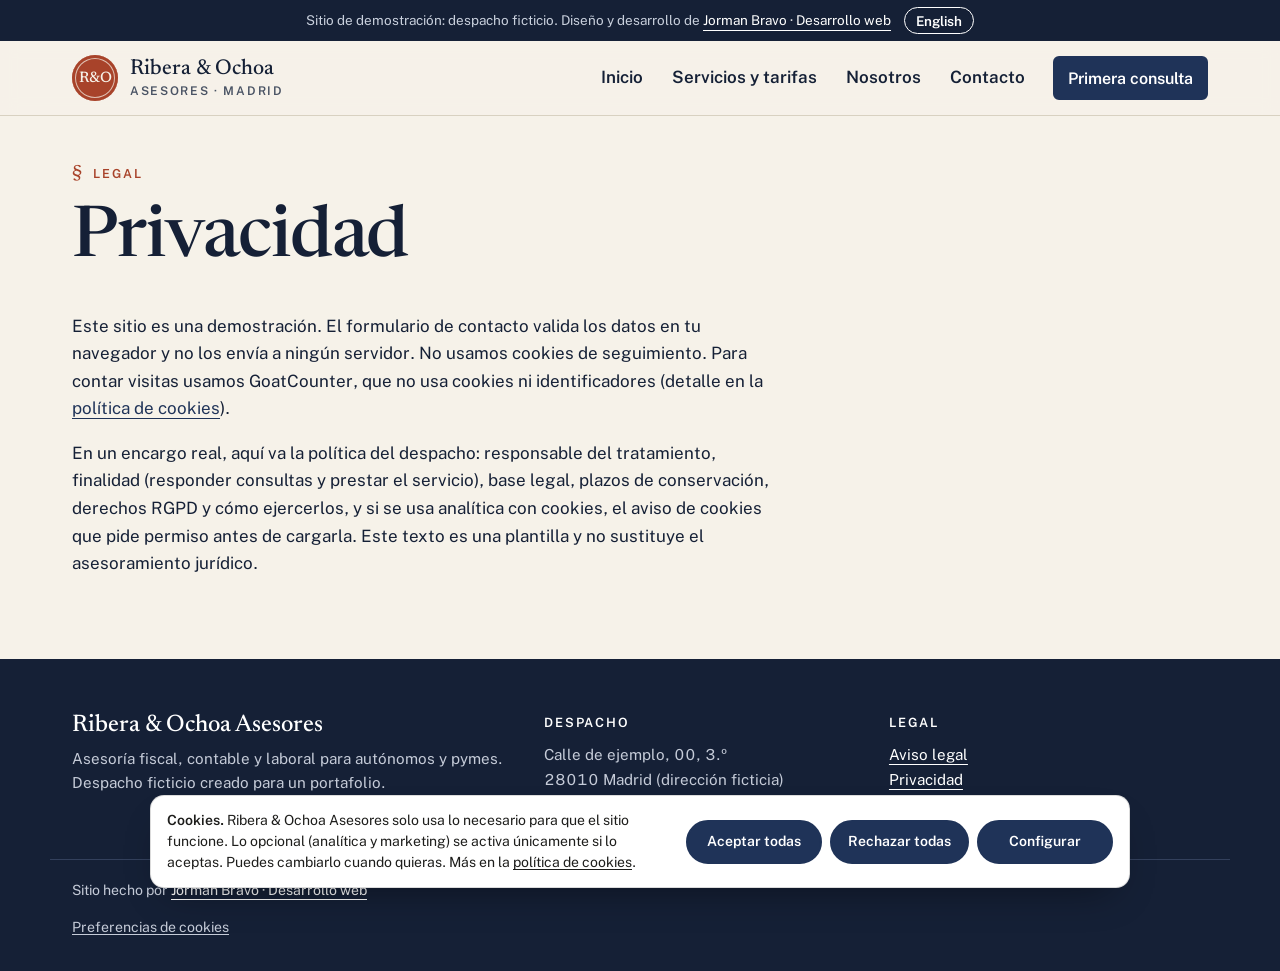
<file: privacidad.html>
<!doctype html>
<html lang="es">
<head>
<meta charset="utf-8">
<meta name="viewport" content="width=device-width, initial-scale=1">
<title>Privacidad · Ribera & Ochoa Asesores</title>
<meta name="description" content="Política de privacidad del sitio de demostración.">
<link rel="canonical" href="https://jormanbravo.com/demo-asesoria/privacidad.html">
<link rel="alternate" hreflang="es" href="https://jormanbravo.com/demo-asesoria/privacidad.html">
<link rel="alternate" hreflang="en" href="https://jormanbravo.com/demo-asesoria/en/privacy.html">
<meta http-equiv="Content-Security-Policy" content="default-src 'self'; img-src 'self' data: https://jormanj2b.goatcounter.com; style-src 'self'; script-src 'self' https://gc.zgo.at; font-src 'self'; connect-src 'self' https://jormanj2b.goatcounter.com; object-src 'none'; base-uri 'self'; form-action 'self'">
<meta name="referrer" content="strict-origin-when-cross-origin">
<meta name="theme-color" content="#172033">
<meta property="og:type" content="website">
<meta property="og:title" content="Privacidad · Ribera & Ochoa Asesores">
<meta property="og:description" content="Política de privacidad del sitio de demostración.">
<meta property="og:url" content="https://jormanbravo.com/demo-asesoria/aviso-legal.html">
<meta property="og:image" content="https://jormanbravo.com/demo-asesoria/img/og.jpg">
<meta property="og:locale" content="es_ES">
<meta name="twitter:card" content="summary_large_image">
<link rel="icon" href="favicon.svg" type="image/svg+xml">
<link rel="preload" href="fonts/newsreader-normal-500.woff2" as="font" type="font/woff2" crossorigin>
<link rel="stylesheet" href="fonts.css">
<link rel="stylesheet" href="styles.css?v=2">
<script src="cookies.js?v=1" defer data-key="demo-asesoria" data-owner="Ribera &amp; Ochoa Asesores" data-accent="#1F3358"></script>
</head>
<body data-reveal=".section h2, .svc, .deadlines li, .price-card, .person, .quote, .how li, .mini, .faq details, .contact-info">
<a class="skip" href="#main">Saltar al contenido</a>
<div class="demo-bar">Sitio de demostración: despacho ficticio. Diseño y desarrollo de <a href="https://jormanbravo.com/">Jorman Bravo · Desarrollo web</a> <a class="lang-switch" href="en/privacy.html" hreflang="en" lang="en">English</a></div>
<header class="top">
  <a class="logo" href="./"><span class="mono" aria-hidden="true">R&amp;O</span><span>Ribera &amp; Ochoa<small>Asesores · Madrid</small></span></a>
  <button class="menu-btn" type="button" aria-expanded="false" aria-controls="nav" aria-label="Abrir menú"><span></span><span></span><span></span></button>
  <nav id="nav" class="nav" aria-label="Principal"><a href="./">Inicio</a><a href="servicios.html">Servicios y tarifas</a><a href="equipo.html">Nosotros</a><a href="contacto.html">Contacto</a><a class="btn btn-small" href="contacto.html">Primera consulta</a></nav>
</header>
<main id="main">
<section class="page-head wrap legal"><p class="eyebrow">Legal</p><h1>Privacidad</h1><p>Este sitio es una demostración. El formulario de contacto valida los datos en tu navegador y no los envía a ningún servidor. No usamos cookies de seguimiento. Para contar visitas usamos GoatCounter, que no usa cookies ni identificadores (detalle en la <a href="cookies.html">política de cookies</a>).</p><p>En un encargo real, aquí va la política del despacho: responsable del tratamiento, finalidad (responder consultas y prestar el servicio), base legal, plazos de conservación, derechos RGPD y cómo ejercerlos, y si se usa analítica con cookies, el aviso de cookies que pide permiso antes de cargarla. Este texto es una plantilla y no sustituye el asesoramiento jurídico.</p></section>
</main>
<footer class="foot">
  <div class="foot-grid">
    <div><p class="foot-brand">Ribera &amp; Ochoa Asesores</p><p>Asesoría fiscal, contable y laboral para autónomos y pymes. Despacho ficticio creado para un portafolio.</p></div>
    <div><p class="foot-h">Despacho</p><p>Calle de ejemplo, 00, 3.º<br>28010 Madrid (dirección ficticia)<br>Lun–Jue 9:00–18:00 · Vie 9:00–14:00</p></div>
    <div><p class="foot-h">Legal</p><p><a href="aviso-legal.html">Aviso legal</a><br><a href="privacidad.html">Privacidad</a></p></div>
  </div>
  <p class="credit">Sitio hecho por <a href="https://jormanbravo.com/">Jorman Bravo · Desarrollo web</a></p>
</footer>
<script src="app.js?v=2" defer></script>
<script src="reveal.js" defer></script>
<script data-goatcounter="https://jormanj2b.goatcounter.com/count" async src="//gc.zgo.at/count.js"></script>
</body>
</html>
</file>
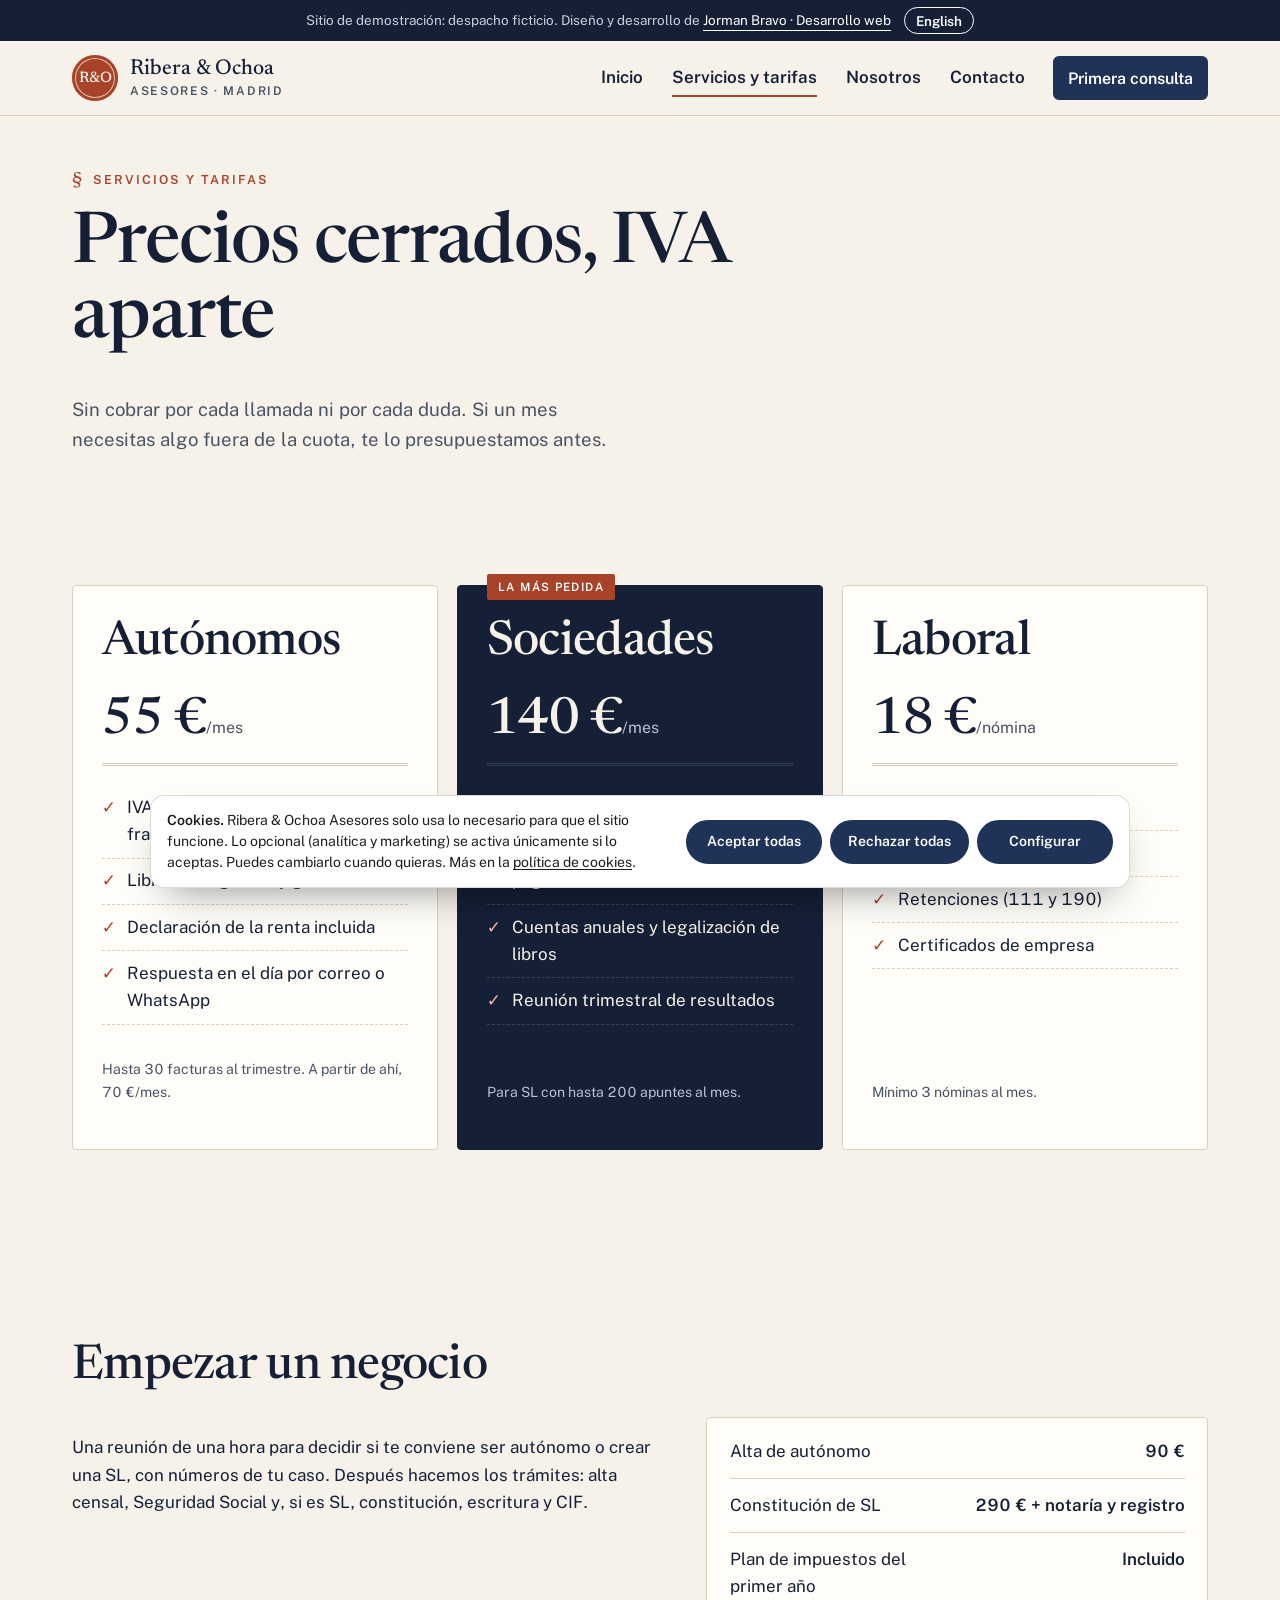
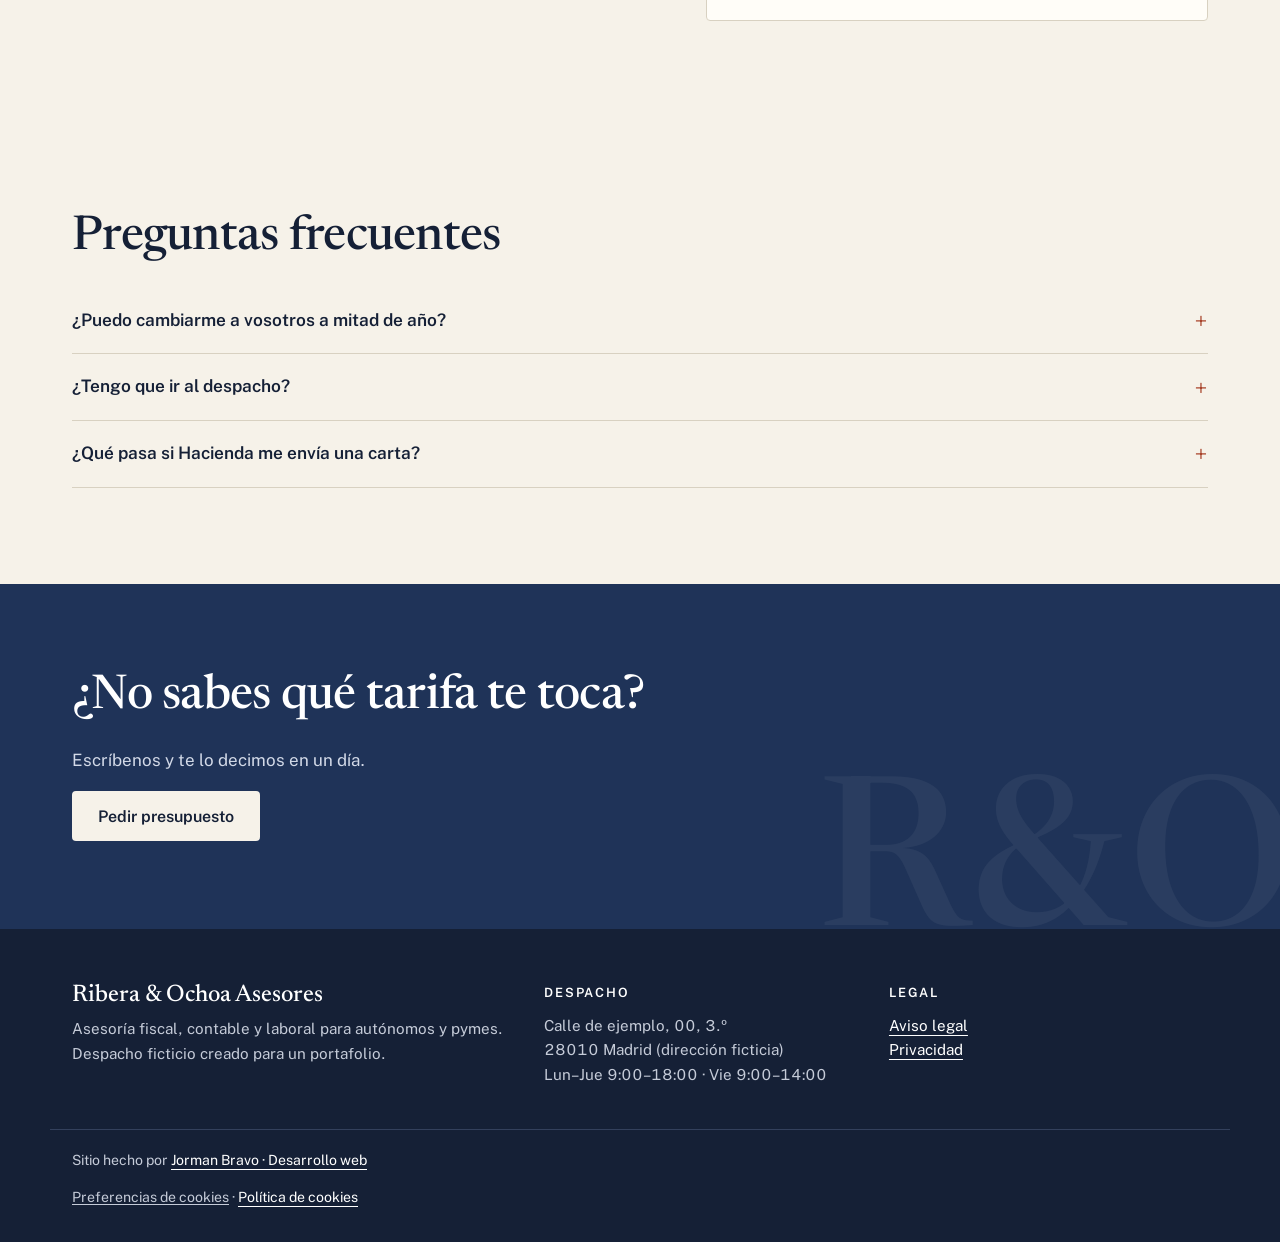
<file: servicios.html>
<!doctype html>
<html lang="es">
<head>
<meta charset="utf-8">
<meta name="viewport" content="width=device-width, initial-scale=1">
<title>Servicios y tarifas · Ribera & Ochoa Asesores</title>
<meta name="description" content="Tarifas cerradas para autónomos (55 €/mes), sociedades (140 €/mes) y nóminas (18 €). Constitución de SL y alta de autónomo.">
<link rel="canonical" href="https://jormanbravo.com/demo-asesoria/servicios.html">
<link rel="alternate" hreflang="es" href="https://jormanbravo.com/demo-asesoria/servicios.html">
<link rel="alternate" hreflang="en" href="https://jormanbravo.com/demo-asesoria/en/services.html">
<meta http-equiv="Content-Security-Policy" content="default-src 'self'; img-src 'self' data: https://jormanj2b.goatcounter.com; style-src 'self'; script-src 'self' https://gc.zgo.at; font-src 'self'; connect-src 'self' https://jormanj2b.goatcounter.com; object-src 'none'; base-uri 'self'; form-action 'self'">
<meta name="referrer" content="strict-origin-when-cross-origin">
<meta name="theme-color" content="#172033">
<meta property="og:type" content="website">
<meta property="og:title" content="Servicios y tarifas · Ribera & Ochoa Asesores">
<meta property="og:description" content="Tarifas cerradas para autónomos (55 €/mes), sociedades (140 €/mes) y nóminas (18 €). Constitución de SL y alta de autónomo.">
<meta property="og:url" content="https://jormanbravo.com/demo-asesoria/servicios.html">
<meta property="og:image" content="https://jormanbravo.com/demo-asesoria/img/og.jpg">
<meta property="og:locale" content="es_ES">
<meta name="twitter:card" content="summary_large_image">
<link rel="icon" href="favicon.svg" type="image/svg+xml">
<link rel="preload" href="fonts/newsreader-normal-500.woff2" as="font" type="font/woff2" crossorigin>
<link rel="stylesheet" href="fonts.css">
<link rel="stylesheet" href="styles.css?v=2">
<script src="cookies.js?v=1" defer data-key="demo-asesoria" data-owner="Ribera &amp; Ochoa Asesores" data-accent="#1F3358"></script>
</head>
<body data-reveal=".section h2, .svc, .deadlines li, .price-card, .person, .quote, .how li, .mini, .faq details, .contact-info">
<a class="skip" href="#main">Saltar al contenido</a>
<div class="demo-bar">Sitio de demostración: despacho ficticio. Diseño y desarrollo de <a href="https://jormanbravo.com/">Jorman Bravo · Desarrollo web</a> <a class="lang-switch" href="en/services.html" hreflang="en" lang="en">English</a></div>
<header class="top">
  <a class="logo" href="./"><span class="mono" aria-hidden="true">R&amp;O</span><span>Ribera &amp; Ochoa<small>Asesores · Madrid</small></span></a>
  <button class="menu-btn" type="button" aria-expanded="false" aria-controls="nav" aria-label="Abrir menú"><span></span><span></span><span></span></button>
  <nav id="nav" class="nav" aria-label="Principal"><a href="./">Inicio</a><a href="servicios.html" aria-current="page">Servicios y tarifas</a><a href="equipo.html">Nosotros</a><a href="contacto.html">Contacto</a><a class="btn btn-small" href="contacto.html">Primera consulta</a></nav>
</header>
<main id="main">
<section class="page-head wrap"><p class="eyebrow">Servicios y tarifas</p><h1>Precios cerrados, IVA aparte</h1><p class="lead">Sin cobrar por cada llamada ni por cada duda. Si un mes necesitas algo fuera de la cuota, te lo presupuestamos antes.</p></section>
<section class="wrap section prices">
  <article id="autonomos" class="price-card">
    <h2>Autónomos</h2><p class="amount">55 €<span>/mes</span></p>
    <ul><li>IVA trimestral (303) y pago fraccionado (130)</li><li>Libros de ingresos y gastos</li><li>Declaración de la renta incluida</li><li>Respuesta en el día por correo o WhatsApp</li></ul>
    <p class="small">Hasta 30 facturas al trimestre. A partir de ahí, 70 €/mes.</p>
  </article>
  <article id="sociedades" class="price-card featured">
    <h2>Sociedades</h2><p class="amount">140 €<span>/mes</span></p>
    <ul><li>Contabilidad completa</li><li>Impuesto de sociedades (200) y pagos fraccionados</li><li>Cuentas anuales y legalización de libros</li><li>Reunión trimestral de resultados</li></ul>
    <p class="small">Para SL con hasta 200 apuntes al mes.</p>
  </article>
  <article id="laboral" class="price-card">
    <h2>Laboral</h2><p class="amount">18 €<span>/nómina</span></p>
    <ul><li>Contratos, altas y bajas</li><li>Nóminas y seguros sociales</li><li>Retenciones (111 y 190)</li><li>Certificados de empresa</li></ul>
    <p class="small">Mínimo 3 nóminas al mes.</p>
  </article>
</section>
<section id="empezar" class="wrap section start">
  <h2>Empezar un negocio</h2>
  <div class="two">
    <p>Una reunión de una hora para decidir si te conviene ser autónomo o crear una SL, con números de tu caso. Después hacemos los trámites: alta censal, Seguridad Social y, si es SL, constitución, escritura y CIF.</p>
    <dl class="mini"><dt>Alta de autónomo</dt><dd>90 €</dd><dt>Constitución de SL</dt><dd>290 € + notaría y registro</dd><dt>Plan de impuestos del primer año</dt><dd>Incluido</dd></dl>
  </div>
</section>
<section class="wrap section faq">
  <h2>Preguntas frecuentes</h2>
  <details><summary>¿Puedo cambiarme a vosotros a mitad de año?</summary><p>Sí. Pedimos los datos a tu gestoría anterior y revisamos lo presentado ese año sin coste.</p></details>
  <details><summary>¿Tengo que ir al despacho?</summary><p>No. La mayoría de clientes nos ve una vez al año. El resto se hace por correo, teléfono o videollamada.</p></details>
  <details><summary>¿Qué pasa si Hacienda me envía una carta?</summary><p>Nos la reenvías y la contestamos nosotros. Los requerimientos sobre impuestos que hemos presentado están incluidos en la cuota.</p></details>
</section>
<section class="cta-band"><div class="wrap"><h2>¿No sabes qué tarifa te toca?</h2><p>Escríbenos y te lo decimos en un día.</p><a class="btn btn-light" href="contacto.html">Pedir presupuesto</a></div></section>

</main>
<footer class="foot">
  <div class="foot-grid">
    <div><p class="foot-brand">Ribera &amp; Ochoa Asesores</p><p>Asesoría fiscal, contable y laboral para autónomos y pymes. Despacho ficticio creado para un portafolio.</p></div>
    <div><p class="foot-h">Despacho</p><p>Calle de ejemplo, 00, 3.º<br>28010 Madrid (dirección ficticia)<br>Lun–Jue 9:00–18:00 · Vie 9:00–14:00</p></div>
    <div><p class="foot-h">Legal</p><p><a href="aviso-legal.html">Aviso legal</a><br><a href="privacidad.html">Privacidad</a></p></div>
  </div>
  <p class="credit">Sitio hecho por <a href="https://jormanbravo.com/">Jorman Bravo · Desarrollo web</a></p>
</footer>
<script src="app.js?v=2" defer></script>
<script src="reveal.js" defer></script>
<script data-goatcounter="https://jormanj2b.goatcounter.com/count" async src="//gc.zgo.at/count.js"></script>
</body>
</html>
</file>
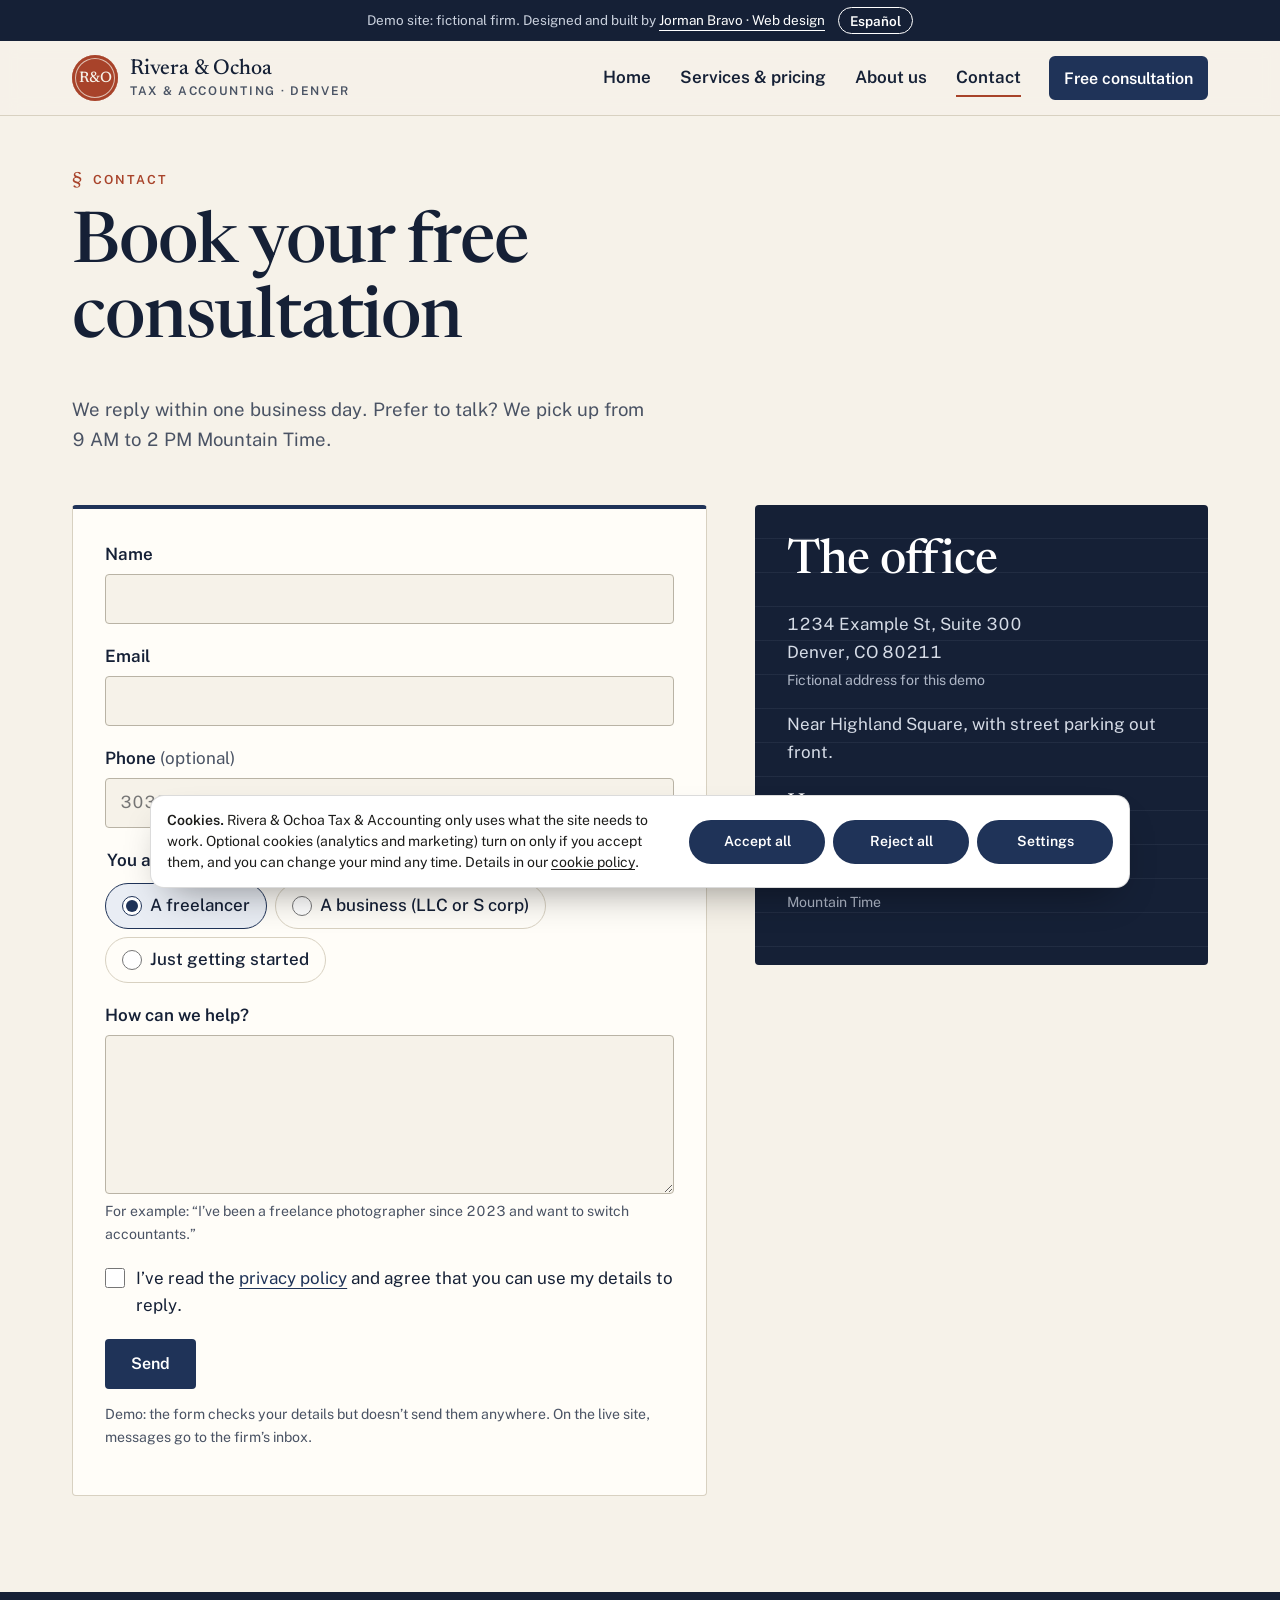
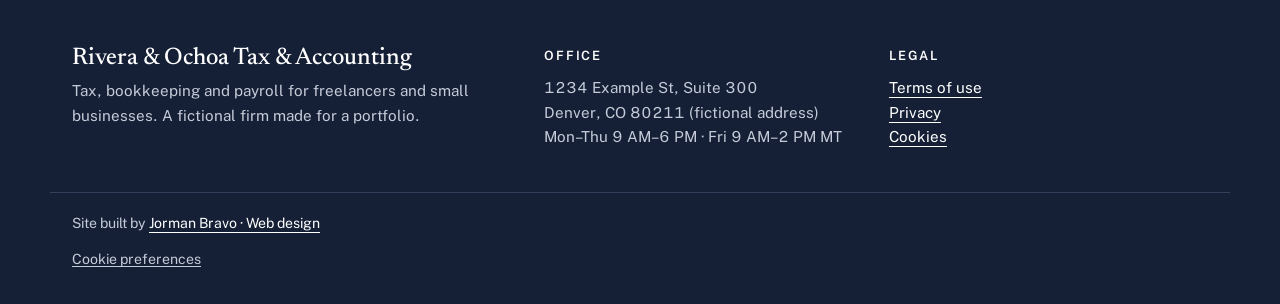
<file: en/contact.html>
<!doctype html>
<html lang="en">
<head>
<meta charset="utf-8">
<meta name="viewport" content="width=device-width, initial-scale=1">
<title>Contact · Rivera & Ochoa Tax & Accounting</title>
<meta name="description" content="Book a free 20-minute consultation. We reply within one business day.">
<link rel="canonical" href="https://jormanbravo.com/demo-asesoria/en/contact.html">
<link rel="alternate" hreflang="en" href="https://jormanbravo.com/demo-asesoria/en/contact.html">
<link rel="alternate" hreflang="es" href="https://jormanbravo.com/demo-asesoria/contacto.html">
<meta http-equiv="Content-Security-Policy" content="default-src 'self'; img-src 'self' data: https://jormanj2b.goatcounter.com; style-src 'self'; script-src 'self' https://gc.zgo.at; font-src 'self'; connect-src 'self' https://jormanj2b.goatcounter.com; object-src 'none'; base-uri 'self'; form-action 'self'">
<meta name="referrer" content="strict-origin-when-cross-origin">
<meta name="theme-color" content="#172033">
<meta property="og:type" content="website">
<meta property="og:title" content="Contact · Rivera & Ochoa Tax & Accounting">
<meta property="og:description" content="Book a free 20-minute consultation. We reply within one business day.">
<meta property="og:url" content="https://jormanbravo.com/demo-asesoria/en/contact.html">
<meta property="og:image" content="https://jormanbravo.com/demo-asesoria/img/og.jpg">
<meta property="og:locale" content="en_US">
<meta name="twitter:card" content="summary_large_image">
<link rel="icon" href="../favicon.svg" type="image/svg+xml">
<link rel="preload" href="../fonts/newsreader-normal-500.woff2" as="font" type="font/woff2" crossorigin>
<link rel="stylesheet" href="../fonts.css">
<link rel="stylesheet" href="../styles.css?v=2">
<script src="cookies.js?v=1" defer data-key="demo-asesoria" data-owner="Rivera &amp; Ochoa Tax &amp; Accounting" data-accent="#1F3358"></script>
</head>
<body data-reveal=".section h2, .svc, .deadlines li, .price-card, .person, .quote, .how li, .mini, .faq details, .contact-info">
<a class="skip" href="#main">Skip to content</a>
<div class="demo-bar">Demo site: fictional firm. Designed and built by <a href="https://jormanbravo.com/">Jorman Bravo · Web design</a> <a class="lang-switch" href="../contacto.html" hreflang="es" lang="es">Español</a></div>
<header class="top">
  <a class="logo" href="./"><span class="mono" aria-hidden="true">R&amp;O</span><span>Rivera &amp; Ochoa<small>Tax &amp; Accounting · Denver</small></span></a>
  <button class="menu-btn" type="button" aria-expanded="false" aria-controls="nav" aria-label="Open menu"><span></span><span></span><span></span></button>
  <nav id="nav" class="nav" aria-label="Main"><a href="./">Home</a><a href="services.html">Services &amp; pricing</a><a href="team.html">About us</a><a href="contact.html" aria-current="page">Contact</a><a class="btn btn-small" href="contact.html">Free consultation</a></nav>
</header>
<main id="main">
<section class="page-head wrap"><p class="eyebrow">Contact</p><h1>Book your free consultation</h1><p class="lead">We reply within one business day. Prefer to talk? We pick up from 9 AM to 2 PM Mountain Time.</p></section>
<section class="wrap section contact-grid">
  <form id="contact" class="form" novalidate>
    <div class="f"><label for="nombre">Name</label><input id="nombre" name="nombre" autocomplete="name" minlength="2" maxlength="80" required pattern="\p{L}(?:[\p{L}\p{M}]|[' ’\-](?=\p{L}))*" spellcheck="false"><p class="error" id="err-nombre" aria-live="polite" hidden></p></div>
    <div class="f"><label for="email">Email</label><input id="email" name="email" type="email" autocomplete="email" maxlength="100" required><p class="error" id="err-email" aria-live="polite" hidden></p></div>
    <div class="f"><label for="tel">Phone <span class="opt">(optional)</span></label><input id="tel" name="tel" type="tel" autocomplete="tel" maxlength="16" inputmode="tel" pattern="\+?[0-9]{10,15}" placeholder="3035550123"><p class="error" id="err-tel" aria-live="polite" hidden></p></div>
    <fieldset class="f radios"><legend>You are…</legend>
      <label><input type="radio" name="tipo" value="Freelancer" checked> A freelancer</label>
      <label><input type="radio" name="tipo" value="Business"> A business (LLC or S corp)</label>
      <label><input type="radio" name="tipo" value="Starting"> Just getting started</label>
    </fieldset>
    <div class="f"><label for="mensaje">How can we help?</label><textarea id="mensaje" name="mensaje" rows="5" maxlength="1500" aria-describedby="help-msg" required></textarea><p class="help" id="help-msg">For example: “I’ve been a freelance photographer since 2023 and want to switch accountants.”</p><p class="error" id="err-mensaje" aria-live="polite" hidden></p></div>
    <div class="f check"><input type="checkbox" id="acepto" required><label for="acepto">I’ve read the <a href="privacy.html">privacy policy</a> and agree that you can use my details to reply.</label></div>
    <p class="error" id="err-acepto" hidden></p>
    <button class="btn" type="submit">Send</button>
    <p class="small">Demo: the form checks your details but doesn’t send them anywhere. On the live site, messages go to the firm’s inbox.</p>
  </form>
  <div class="success" id="success" hidden tabindex="-1">
    <h2>Got it, <span id="s-nombre"></span>.</h2>
    <p>We’ll email you at <strong id="s-email"></strong> by 2 PM tomorrow (Mountain Time) to set up a time.</p>
  </div>
  <aside class="contact-info">
    <h2>The office</h2>
    <p>1234 Example St, Suite 300<br>Denver, CO 80211<br><span class="small">Fictional address for this demo</span></p>
    <p>Near Highland Square, with street parking out front.</p>
    <h3>Hours</h3>
    <p>Monday–Thursday, 9 AM–6 PM<br>Friday, 9 AM–2 PM<br><span class="small">Mountain Time</span></p>
  </aside>
</section>

</main>
<footer class="foot">
  <div class="foot-grid">
    <div><p class="foot-brand">Rivera &amp; Ochoa Tax &amp; Accounting</p><p>Tax, bookkeeping and payroll for freelancers and small businesses. A fictional firm made for a portfolio.</p></div>
    <div><p class="foot-h">Office</p><p>1234 Example St, Suite 300<br>Denver, CO 80211 (fictional address)<br>Mon–Thu 9 AM–6 PM · Fri 9 AM–2 PM MT</p></div>
    <div><p class="foot-h">Legal</p><p><a href="terms.html">Terms of use</a><br><a href="privacy.html">Privacy</a><br><a href="cookies.html">Cookies</a></p></div>
  </div>
  <p class="credit">Site built by <a href="https://jormanbravo.com/">Jorman Bravo · Web design</a></p>
</footer>
<script src="app.js?v=2" defer></script>
<script src="../reveal.js" defer></script>
<script data-goatcounter="https://jormanj2b.goatcounter.com/count" async src="//gc.zgo.at/count.js"></script>
</body>
</html>
</file>
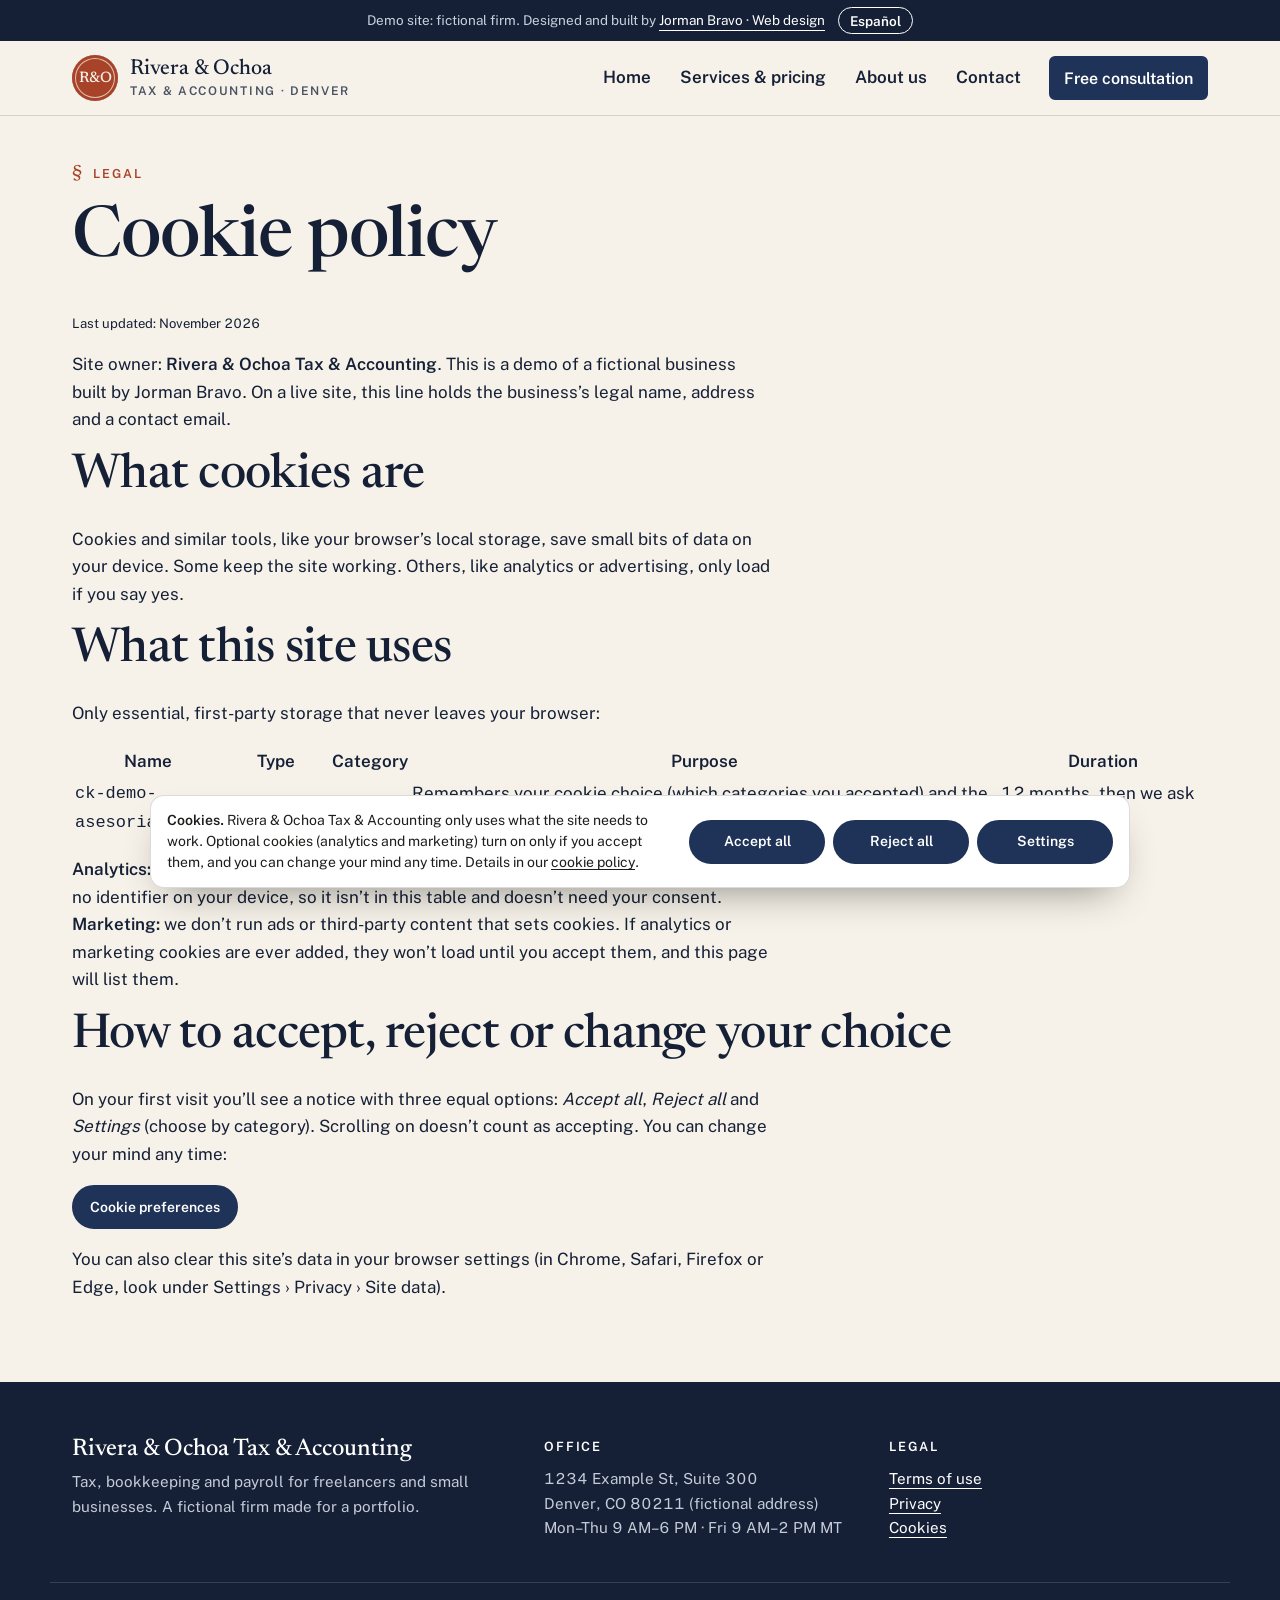
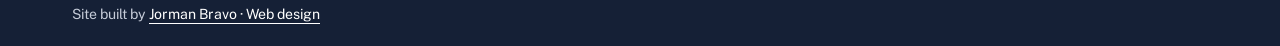
<file: en/cookies.html>
<!doctype html>
<html lang="en">
<head>
<meta charset="utf-8">
<meta name="viewport" content="width=device-width, initial-scale=1">
<title>Cookie policy · Rivera & Ochoa Tax & Accounting</title>
<meta name="description" content="Cookie policy for the Rivera & Ochoa Tax & Accounting demo site.">
<meta name="robots" content="noindex">
<link rel="canonical" href="https://jormanbravo.com/demo-asesoria/en/cookies.html">
<link rel="alternate" hreflang="en" href="https://jormanbravo.com/demo-asesoria/en/cookies.html">
<link rel="alternate" hreflang="es" href="https://jormanbravo.com/demo-asesoria/cookies.html">
<meta http-equiv="Content-Security-Policy" content="default-src 'self'; img-src 'self' data: https://jormanj2b.goatcounter.com; style-src 'self'; script-src 'self' https://gc.zgo.at; font-src 'self'; connect-src 'self' https://jormanj2b.goatcounter.com; object-src 'none'; base-uri 'self'; form-action 'self'">
<meta name="referrer" content="strict-origin-when-cross-origin">
<meta name="theme-color" content="#172033">
<meta property="og:type" content="website">
<meta property="og:title" content="Cookie policy · Rivera & Ochoa Tax & Accounting">
<meta property="og:description" content="Cookie policy for the Rivera & Ochoa Tax & Accounting demo site.">
<meta property="og:url" content="https://jormanbravo.com/demo-asesoria/en/cookies.html">
<meta property="og:image" content="https://jormanbravo.com/demo-asesoria/img/og.jpg">
<meta property="og:locale" content="en_US">
<meta name="twitter:card" content="summary_large_image">
<link rel="icon" href="../favicon.svg" type="image/svg+xml">
<link rel="preload" href="../fonts/newsreader-normal-500.woff2" as="font" type="font/woff2" crossorigin>
<link rel="stylesheet" href="../fonts.css">
<link rel="stylesheet" href="../cookies.css?v=1">
<link rel="stylesheet" href="../styles.css?v=2">
<script src="cookies.js?v=1" defer data-key="demo-asesoria" data-owner="Rivera &amp; Ochoa Tax &amp; Accounting" data-accent="#1F3358"></script>
</head>
<body data-reveal=".section h2, .svc, .deadlines li, .price-card, .person, .quote, .how li, .mini, .faq details, .contact-info">
<a class="skip" href="#main">Skip to content</a>
<div class="demo-bar">Demo site: fictional firm. Designed and built by <a href="https://jormanbravo.com/">Jorman Bravo · Web design</a> <a class="lang-switch" href="../cookies.html" hreflang="es" lang="es">Español</a></div>
<header class="top">
  <a class="logo" href="./"><span class="mono" aria-hidden="true">R&amp;O</span><span>Rivera &amp; Ochoa<small>Tax &amp; Accounting · Denver</small></span></a>
  <button class="menu-btn" type="button" aria-expanded="false" aria-controls="nav" aria-label="Open menu"><span></span><span></span><span></span></button>
  <nav id="nav" class="nav" aria-label="Main"><a href="./">Home</a><a href="services.html">Services &amp; pricing</a><a href="team.html">About us</a><a href="contact.html">Contact</a><a class="btn btn-small" href="contact.html">Free consultation</a></nav>
</header>
<main id="main">
<section class="page-head wrap legal ck-policy-wrap"><p class="eyebrow">Legal</p><h1>Cookie policy</h1>
<p class="ck-small">Last updated: November 2026</p>
<p>Site owner: <strong>Rivera &amp; Ochoa Tax &amp; Accounting</strong>. This is a demo of a fictional business built by Jorman Bravo. On a live site, this line holds the business’s legal name, address and a contact email.</p>
<h2>What cookies are</h2>
<p>Cookies and similar tools, like your browser’s local storage, save small bits of data on your device. Some keep the site working. Others, like analytics or advertising, only load if you say yes.</p>
<h2>What this site uses</h2>
<p>Only essential, first-party storage that never leaves your browser:</p>
<table><thead><tr><th>Name</th><th>Type</th><th>Category</th><th>Purpose</th><th>Duration</th></tr></thead><tbody><tr><td><code>ck-demo-asesoria</code></td><td>localStorage</td><td>Essential</td><td>Remembers your cookie choice (which categories you accepted) and the date you made it.</td><td>12 months, then we ask again</td></tr></tbody></table>
<p><strong>Analytics:</strong> we count visits in aggregate with GoatCounter. It sets no cookies and stores no identifier on your device, so it isn’t in this table and doesn’t need your consent. <strong>Marketing:</strong> we don’t run ads or third-party content that sets cookies. If analytics or marketing cookies are ever added, they won’t load until you accept them, and this page will list them.</p>
<h2>How to accept, reject or change your choice</h2>
<p>On your first visit you’ll see a notice with three equal options: <em>Accept all</em>, <em>Reject all</em> and <em>Settings</em> (choose by category). Scrolling on doesn’t count as accepting. You can change your mind any time:</p>
<p><button type="button" class="ck-btn" data-cookie-prefs>Cookie preferences</button></p>
<p>You can also clear this site’s data in your browser settings (in Chrome, Safari, Firefox or Edge, look under Settings › Privacy › Site data).</p>
</section>
</main>
<footer class="foot">
  <div class="foot-grid">
    <div><p class="foot-brand">Rivera &amp; Ochoa Tax &amp; Accounting</p><p>Tax, bookkeeping and payroll for freelancers and small businesses. A fictional firm made for a portfolio.</p></div>
    <div><p class="foot-h">Office</p><p>1234 Example St, Suite 300<br>Denver, CO 80211 (fictional address)<br>Mon–Thu 9 AM–6 PM · Fri 9 AM–2 PM MT</p></div>
    <div><p class="foot-h">Legal</p><p><a href="terms.html">Terms of use</a><br><a href="privacy.html">Privacy</a><br><a href="cookies.html">Cookies</a></p></div>
  </div>
  <p class="credit">Site built by <a href="https://jormanbravo.com/">Jorman Bravo · Web design</a></p>
</footer>
<script src="app.js?v=2" defer></script>
<script src="../reveal.js" defer></script>
<script data-goatcounter="https://jormanj2b.goatcounter.com/count" async src="//gc.zgo.at/count.js"></script>
</body>
</html>
</file>
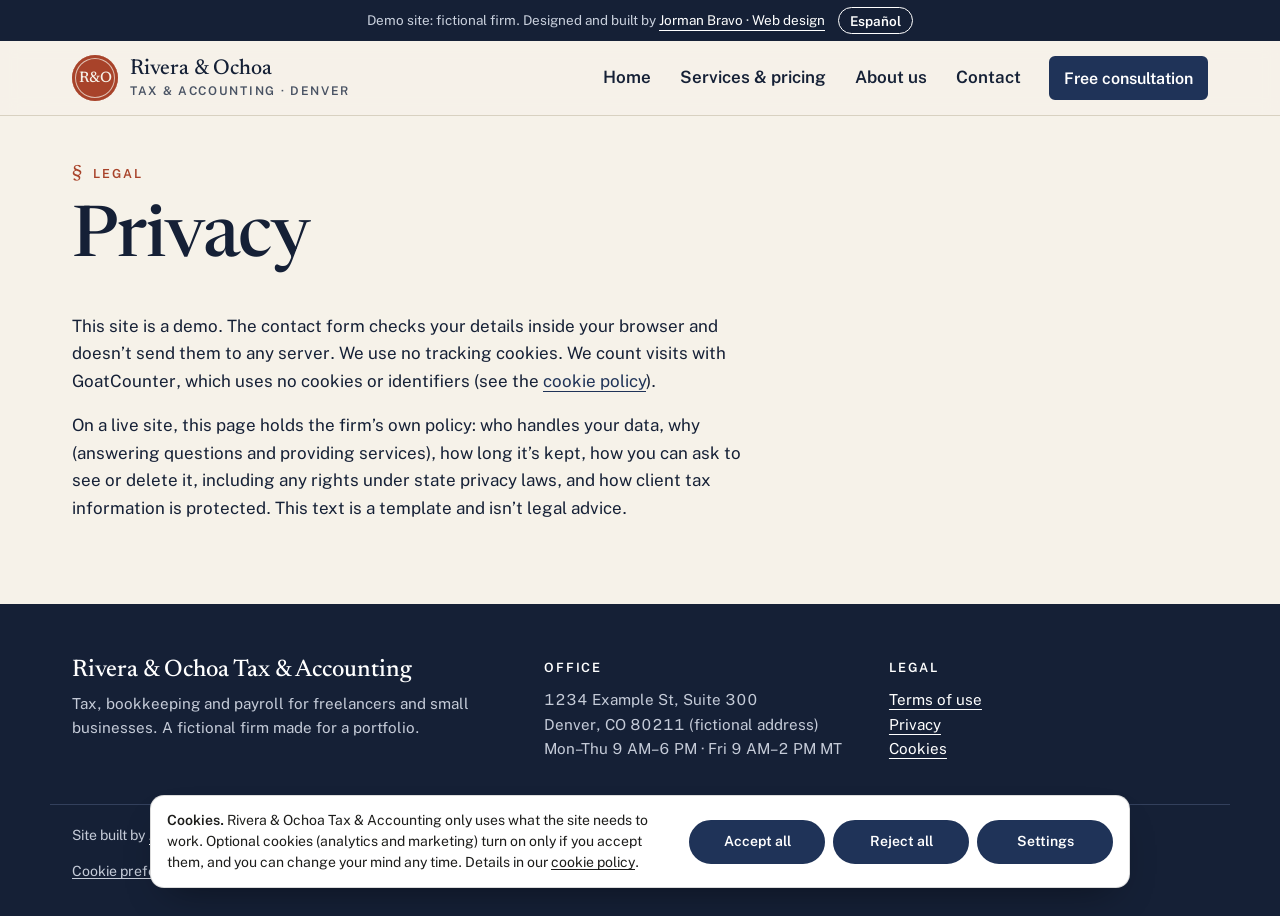
<file: en/privacy.html>
<!doctype html>
<html lang="en">
<head>
<meta charset="utf-8">
<meta name="viewport" content="width=device-width, initial-scale=1">
<title>Privacy · Rivera & Ochoa Tax & Accounting</title>
<meta name="description" content="Privacy for the Rivera & Ochoa Tax & Accounting demo site.">
<meta name="robots" content="noindex">
<link rel="canonical" href="https://jormanbravo.com/demo-asesoria/en/privacy.html">
<link rel="alternate" hreflang="en" href="https://jormanbravo.com/demo-asesoria/en/privacy.html">
<link rel="alternate" hreflang="es" href="https://jormanbravo.com/demo-asesoria/privacidad.html">
<meta http-equiv="Content-Security-Policy" content="default-src 'self'; img-src 'self' data: https://jormanj2b.goatcounter.com; style-src 'self'; script-src 'self' https://gc.zgo.at; font-src 'self'; connect-src 'self' https://jormanj2b.goatcounter.com; object-src 'none'; base-uri 'self'; form-action 'self'">
<meta name="referrer" content="strict-origin-when-cross-origin">
<meta name="theme-color" content="#172033">
<meta property="og:type" content="website">
<meta property="og:title" content="Privacy · Rivera & Ochoa Tax & Accounting">
<meta property="og:description" content="Privacy for the Rivera & Ochoa Tax & Accounting demo site.">
<meta property="og:url" content="https://jormanbravo.com/demo-asesoria/en/privacy.html">
<meta property="og:image" content="https://jormanbravo.com/demo-asesoria/img/og.jpg">
<meta property="og:locale" content="en_US">
<meta name="twitter:card" content="summary_large_image">
<link rel="icon" href="../favicon.svg" type="image/svg+xml">
<link rel="preload" href="../fonts/newsreader-normal-500.woff2" as="font" type="font/woff2" crossorigin>
<link rel="stylesheet" href="../fonts.css">
<link rel="stylesheet" href="../styles.css?v=2">
<script src="cookies.js?v=1" defer data-key="demo-asesoria" data-owner="Rivera &amp; Ochoa Tax &amp; Accounting" data-accent="#1F3358"></script>
</head>
<body data-reveal=".section h2, .svc, .deadlines li, .price-card, .person, .quote, .how li, .mini, .faq details, .contact-info">
<a class="skip" href="#main">Skip to content</a>
<div class="demo-bar">Demo site: fictional firm. Designed and built by <a href="https://jormanbravo.com/">Jorman Bravo · Web design</a> <a class="lang-switch" href="../privacidad.html" hreflang="es" lang="es">Español</a></div>
<header class="top">
  <a class="logo" href="./"><span class="mono" aria-hidden="true">R&amp;O</span><span>Rivera &amp; Ochoa<small>Tax &amp; Accounting · Denver</small></span></a>
  <button class="menu-btn" type="button" aria-expanded="false" aria-controls="nav" aria-label="Open menu"><span></span><span></span><span></span></button>
  <nav id="nav" class="nav" aria-label="Main"><a href="./">Home</a><a href="services.html">Services &amp; pricing</a><a href="team.html">About us</a><a href="contact.html">Contact</a><a class="btn btn-small" href="contact.html">Free consultation</a></nav>
</header>
<main id="main">
<section class="page-head wrap legal"><p class="eyebrow">Legal</p><h1>Privacy</h1>
<p>This site is a demo. The contact form checks your details inside your browser and doesn’t send them to any server. We use no tracking cookies. We count visits with GoatCounter, which uses no cookies or identifiers (see the <a href="cookies.html">cookie policy</a>).</p><p>On a live site, this page holds the firm’s own policy: who handles your data, why (answering questions and providing services), how long it’s kept, how you can ask to see or delete it, including any rights under state privacy laws, and how client tax information is protected. This text is a template and isn’t legal advice.</p>
</section>
</main>
<footer class="foot">
  <div class="foot-grid">
    <div><p class="foot-brand">Rivera &amp; Ochoa Tax &amp; Accounting</p><p>Tax, bookkeeping and payroll for freelancers and small businesses. A fictional firm made for a portfolio.</p></div>
    <div><p class="foot-h">Office</p><p>1234 Example St, Suite 300<br>Denver, CO 80211 (fictional address)<br>Mon–Thu 9 AM–6 PM · Fri 9 AM–2 PM MT</p></div>
    <div><p class="foot-h">Legal</p><p><a href="terms.html">Terms of use</a><br><a href="privacy.html">Privacy</a><br><a href="cookies.html">Cookies</a></p></div>
  </div>
  <p class="credit">Site built by <a href="https://jormanbravo.com/">Jorman Bravo · Web design</a></p>
</footer>
<script src="app.js?v=2" defer></script>
<script src="../reveal.js" defer></script>
<script data-goatcounter="https://jormanj2b.goatcounter.com/count" async src="//gc.zgo.at/count.js"></script>
</body>
</html>
</file>
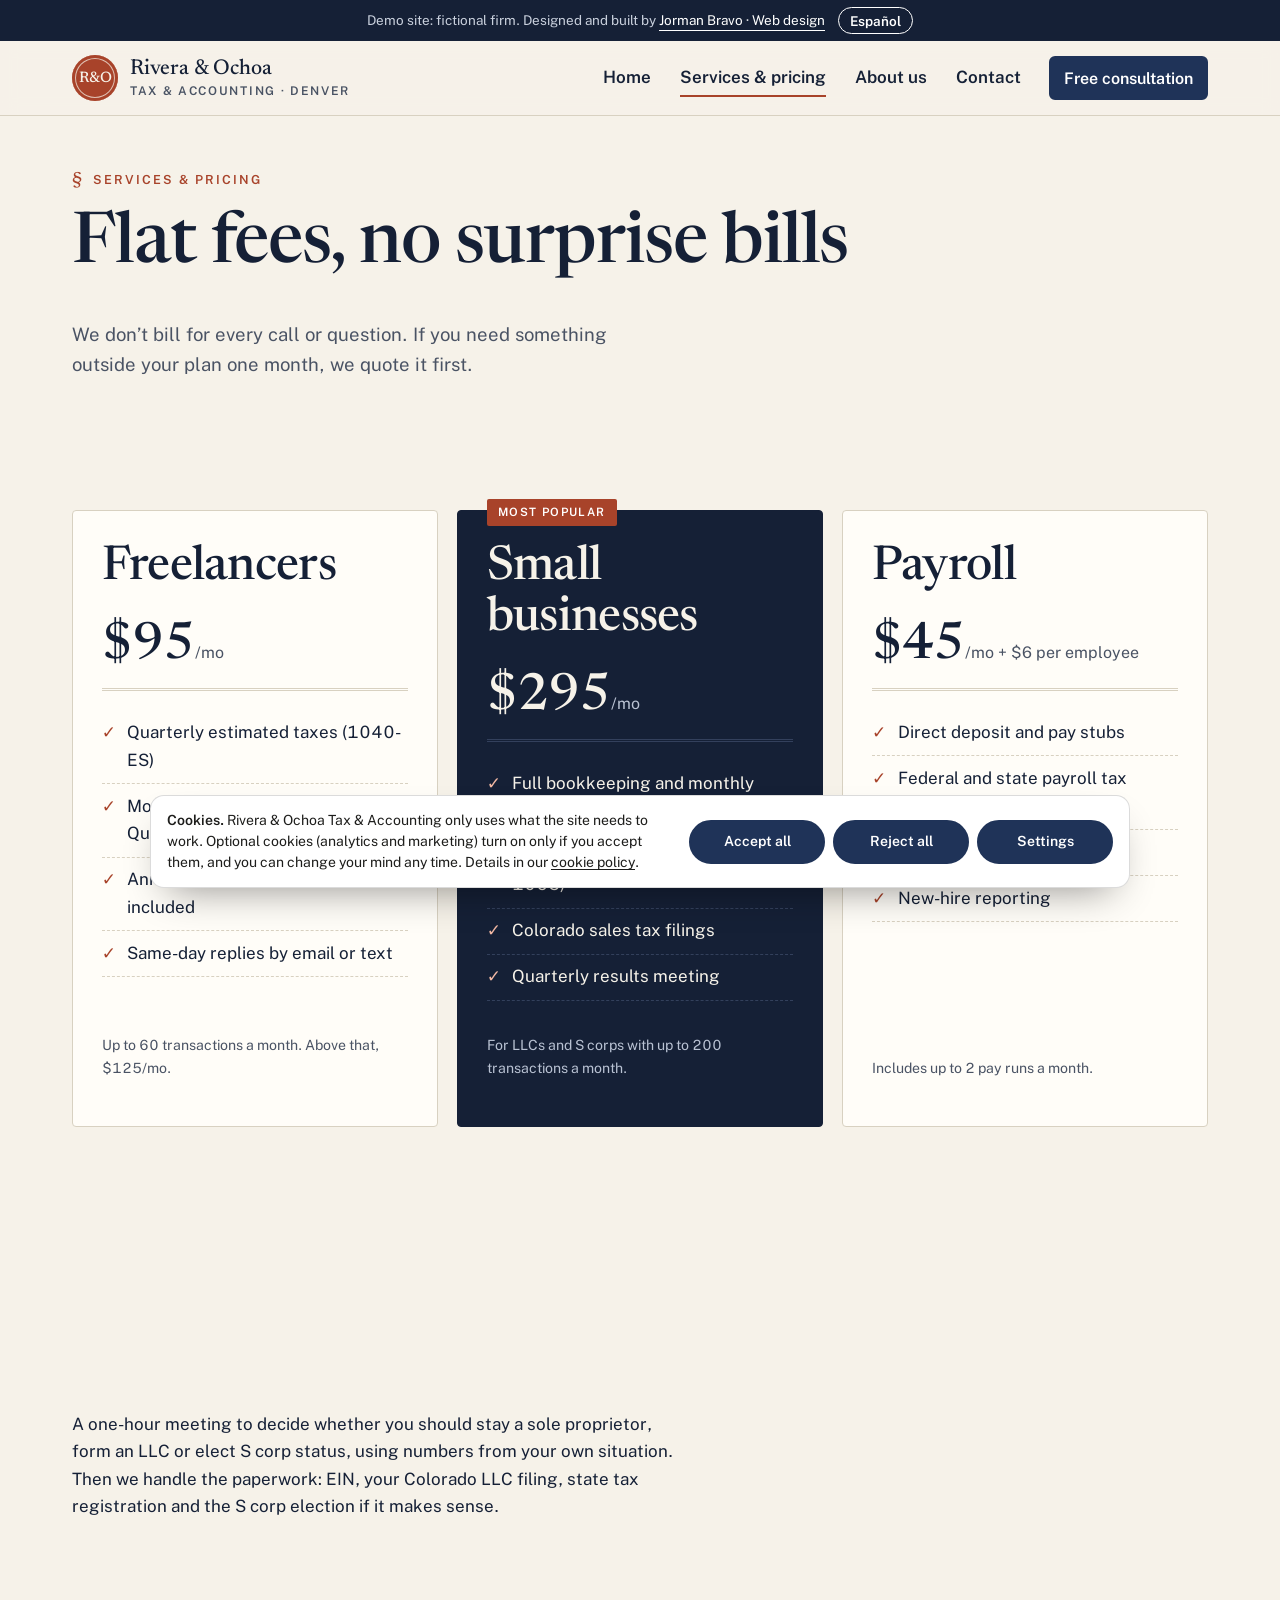
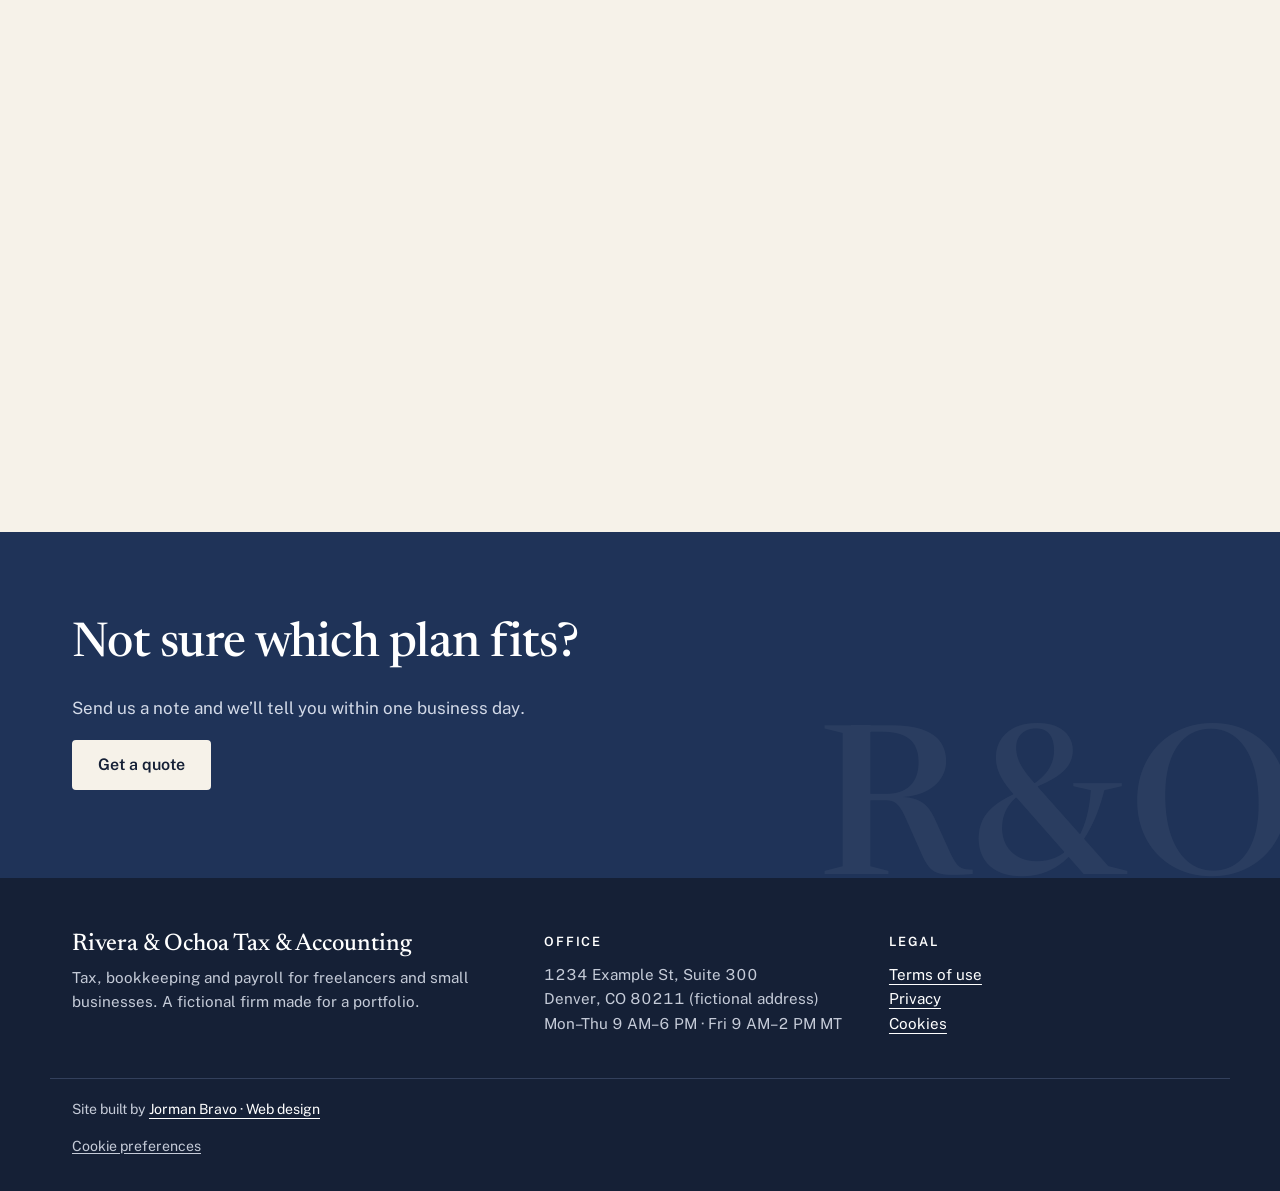
<file: en/services.html>
<!doctype html>
<html lang="en">
<head>
<meta charset="utf-8">
<meta name="viewport" content="width=device-width, initial-scale=1">
<title>Services and pricing · Rivera & Ochoa Tax & Accounting</title>
<meta name="description" content="Flat monthly fees for freelancers, small businesses and payroll in Denver. No hourly billing for questions.">
<link rel="canonical" href="https://jormanbravo.com/demo-asesoria/en/services.html">
<link rel="alternate" hreflang="en" href="https://jormanbravo.com/demo-asesoria/en/services.html">
<link rel="alternate" hreflang="es" href="https://jormanbravo.com/demo-asesoria/servicios.html">
<meta http-equiv="Content-Security-Policy" content="default-src 'self'; img-src 'self' data: https://jormanj2b.goatcounter.com; style-src 'self'; script-src 'self' https://gc.zgo.at; font-src 'self'; connect-src 'self' https://jormanj2b.goatcounter.com; object-src 'none'; base-uri 'self'; form-action 'self'">
<meta name="referrer" content="strict-origin-when-cross-origin">
<meta name="theme-color" content="#172033">
<meta property="og:type" content="website">
<meta property="og:title" content="Services and pricing · Rivera & Ochoa Tax & Accounting">
<meta property="og:description" content="Flat monthly fees for freelancers, small businesses and payroll in Denver. No hourly billing for questions.">
<meta property="og:url" content="https://jormanbravo.com/demo-asesoria/en/services.html">
<meta property="og:image" content="https://jormanbravo.com/demo-asesoria/img/og.jpg">
<meta property="og:locale" content="en_US">
<meta name="twitter:card" content="summary_large_image">
<link rel="icon" href="../favicon.svg" type="image/svg+xml">
<link rel="preload" href="../fonts/newsreader-normal-500.woff2" as="font" type="font/woff2" crossorigin>
<link rel="stylesheet" href="../fonts.css">
<link rel="stylesheet" href="../styles.css?v=2">
<script src="cookies.js?v=1" defer data-key="demo-asesoria" data-owner="Rivera &amp; Ochoa Tax &amp; Accounting" data-accent="#1F3358"></script>
</head>
<body data-reveal=".section h2, .svc, .deadlines li, .price-card, .person, .quote, .how li, .mini, .faq details, .contact-info">
<a class="skip" href="#main">Skip to content</a>
<div class="demo-bar">Demo site: fictional firm. Designed and built by <a href="https://jormanbravo.com/">Jorman Bravo · Web design</a> <a class="lang-switch" href="../servicios.html" hreflang="es" lang="es">Español</a></div>
<header class="top">
  <a class="logo" href="./"><span class="mono" aria-hidden="true">R&amp;O</span><span>Rivera &amp; Ochoa<small>Tax &amp; Accounting · Denver</small></span></a>
  <button class="menu-btn" type="button" aria-expanded="false" aria-controls="nav" aria-label="Open menu"><span></span><span></span><span></span></button>
  <nav id="nav" class="nav" aria-label="Main"><a href="./">Home</a><a href="services.html" aria-current="page">Services &amp; pricing</a><a href="team.html">About us</a><a href="contact.html">Contact</a><a class="btn btn-small" href="contact.html">Free consultation</a></nav>
</header>
<main id="main">
<section class="page-head wrap"><p class="eyebrow">Services &amp; pricing</p><h1>Flat fees, no surprise bills</h1><p class="lead">We don’t bill for every call or question. If you need something outside your plan one month, we quote it first.</p></section>
<section class="wrap section prices">
  <article id="freelancers" class="price-card">
    <h2>Freelancers</h2><p class="amount">$95<span>/mo</span></p>
    <ul><li>Quarterly estimated taxes (1040-ES)</li><li>Monthly bookkeeping in QuickBooks</li><li>Annual return with Schedule C included</li><li>Same-day replies by email or text</li></ul>
    <p class="small">Up to 60 transactions a month. Above that, $125/mo.</p>
  </article>
  <article id="businesses" class="price-card featured">
    <h2>Small businesses</h2><p class="amount">$295<span>/mo</span></p>
    <ul><li>Full bookkeeping and monthly reconciliations</li><li>Business tax return (1120-S or 1065)</li><li>Colorado sales tax filings</li><li>Quarterly results meeting</li></ul>
    <p class="small">For LLCs and S corps with up to 200 transactions a month.</p>
  </article>
  <article id="payroll" class="price-card">
    <h2>Payroll</h2><p class="amount">$45<span>/mo + $6 per employee</span></p>
    <ul><li>Direct deposit and pay stubs</li><li>Federal and state payroll tax filings</li><li>W-2s and 1099s at year-end</li><li>New-hire reporting</li></ul>
    <p class="small">Includes up to 2 pay runs a month.</p>
  </article>
</section>
<section id="starting" class="wrap section start">
  <h2>Starting a business</h2>
  <div class="two">
    <p>A one-hour meeting to decide whether you should stay a sole proprietor, form an LLC or elect S corp status, using numbers from your own situation. Then we handle the paperwork: EIN, your Colorado LLC filing, state tax registration and the S corp election if it makes sense.</p>
    <dl class="mini"><dt>LLC formation</dt><dd>$350 + state filing fee</dd><dt>S corp election (Form 2553)</dt><dd>$150</dd><dt>First-year tax plan</dt><dd>Included</dd></dl>
  </div>
</section>
<section class="wrap section faq">
  <h2>Frequently asked questions</h2>
  <details><summary>Can I switch to you in the middle of the year?</summary><p>Yes. We get the records from your previous accountant and review what’s already been filed this year at no charge.</p></details>
  <details><summary>Do I have to come to the office?</summary><p>No. Most clients see us once a year. Everything else happens by email, phone or video call.</p></details>
  <details><summary>What if the IRS sends me a letter?</summary><p>Forward it to us and we’ll respond. Notices about returns we prepared are included in your fee.</p></details>
</section>
<section class="cta-band"><div class="wrap"><h2>Not sure which plan fits?</h2><p>Send us a note and we’ll tell you within one business day.</p><a class="btn btn-light" href="contact.html">Get a quote</a></div></section>

</main>
<footer class="foot">
  <div class="foot-grid">
    <div><p class="foot-brand">Rivera &amp; Ochoa Tax &amp; Accounting</p><p>Tax, bookkeeping and payroll for freelancers and small businesses. A fictional firm made for a portfolio.</p></div>
    <div><p class="foot-h">Office</p><p>1234 Example St, Suite 300<br>Denver, CO 80211 (fictional address)<br>Mon–Thu 9 AM–6 PM · Fri 9 AM–2 PM MT</p></div>
    <div><p class="foot-h">Legal</p><p><a href="terms.html">Terms of use</a><br><a href="privacy.html">Privacy</a><br><a href="cookies.html">Cookies</a></p></div>
  </div>
  <p class="credit">Site built by <a href="https://jormanbravo.com/">Jorman Bravo · Web design</a></p>
</footer>
<script src="app.js?v=2" defer></script>
<script src="../reveal.js" defer></script>
<script data-goatcounter="https://jormanj2b.goatcounter.com/count" async src="//gc.zgo.at/count.js"></script>
</body>
</html>
</file>
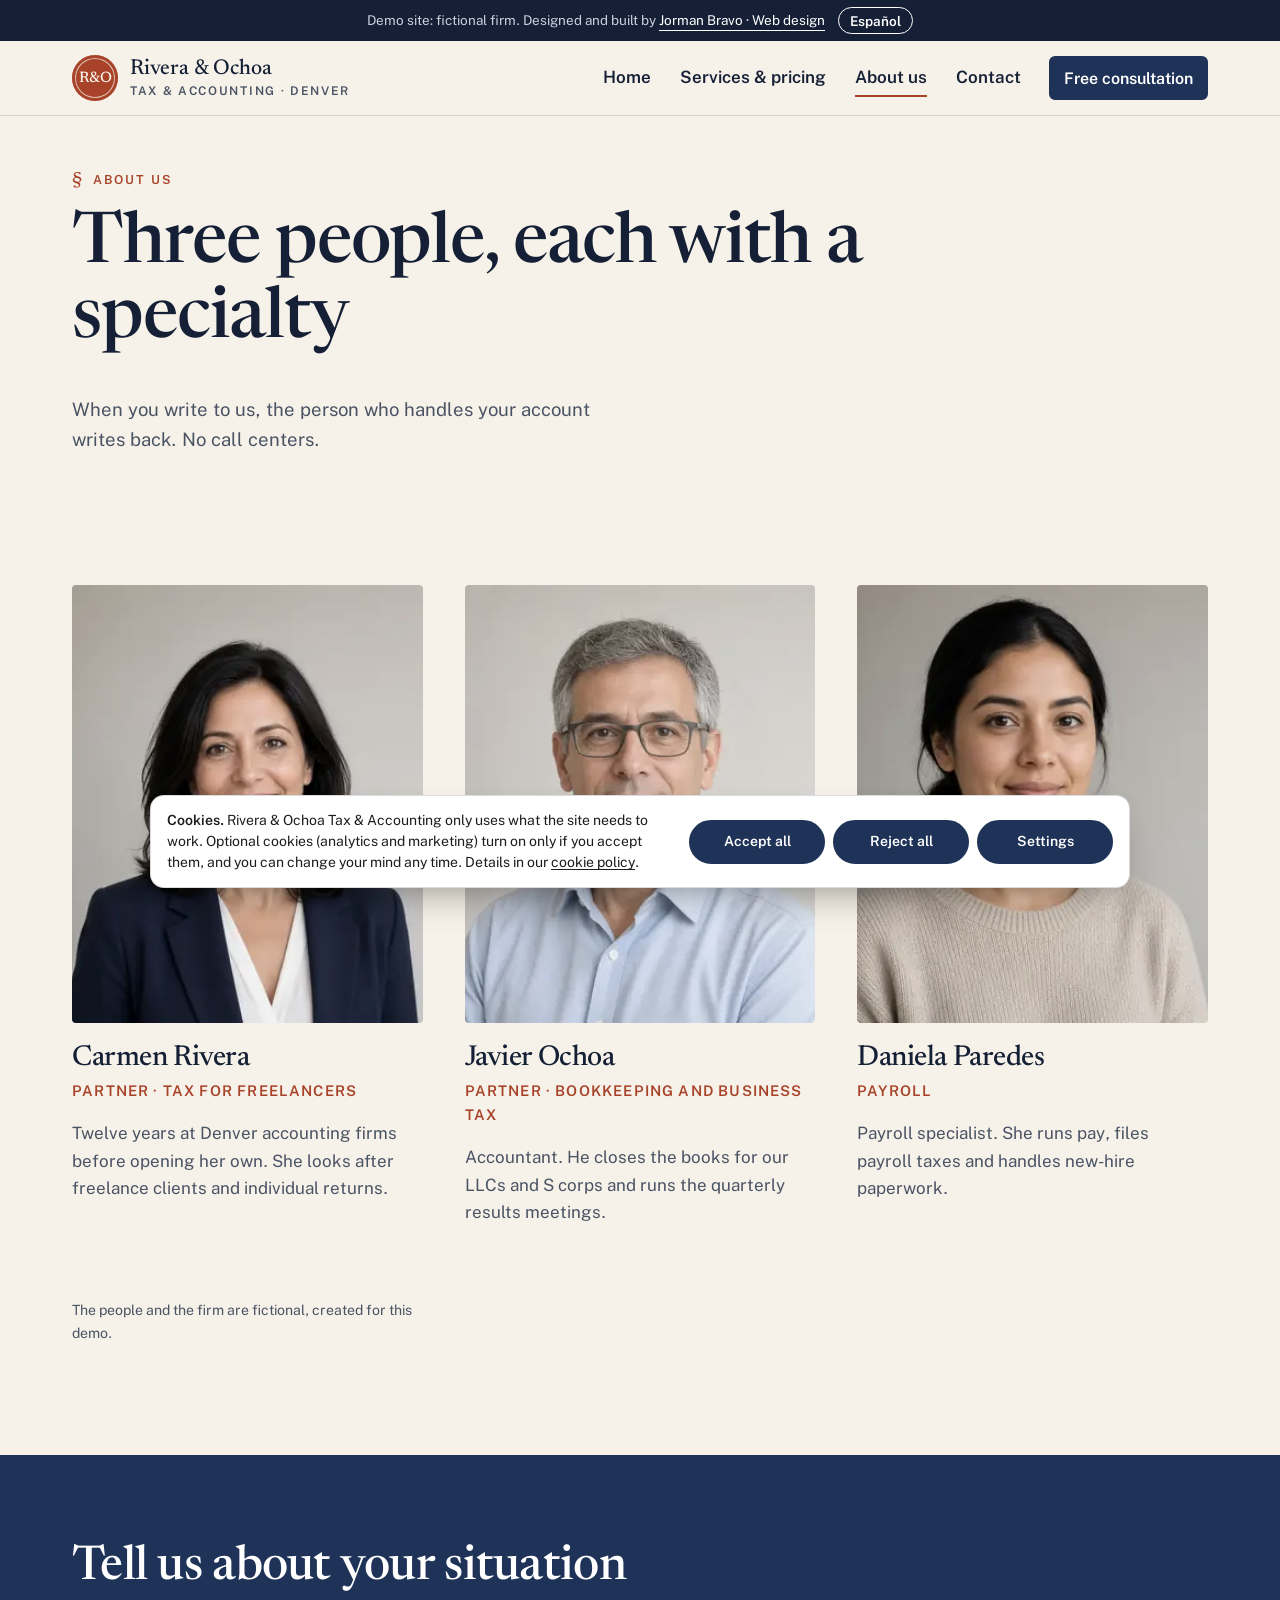
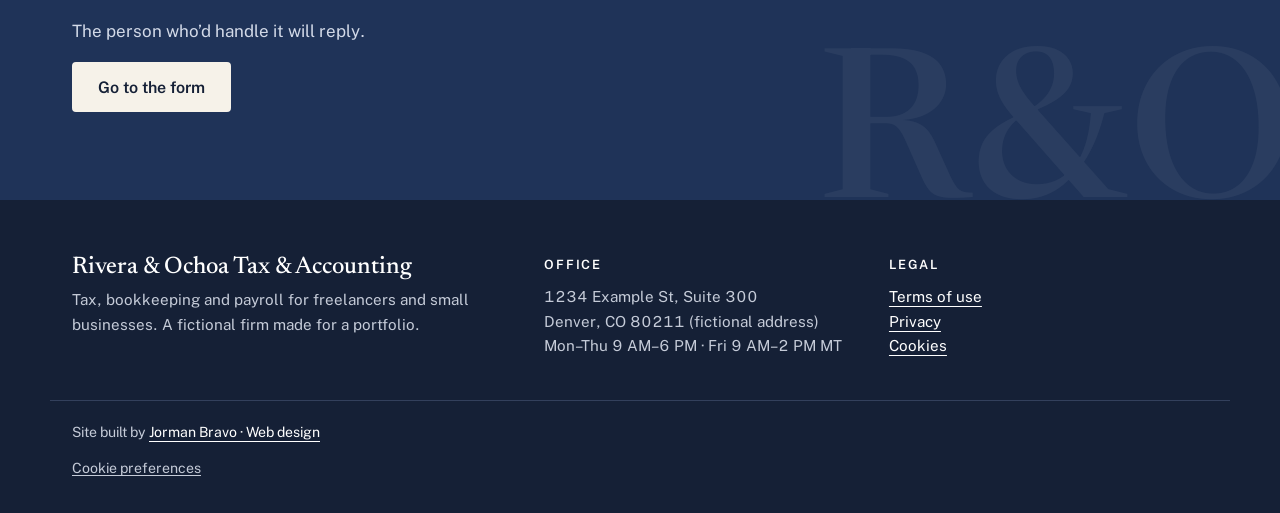
<file: en/team.html>
<!doctype html>
<html lang="en">
<head>
<meta charset="utf-8">
<meta name="viewport" content="width=device-width, initial-scale=1">
<title>About us · Rivera & Ochoa Tax & Accounting</title>
<meta name="description" content="Meet Carmen Rivera, Javier Ochoa and Daniela Paredes: tax, bookkeeping and payroll.">
<link rel="canonical" href="https://jormanbravo.com/demo-asesoria/en/team.html">
<link rel="alternate" hreflang="en" href="https://jormanbravo.com/demo-asesoria/en/team.html">
<link rel="alternate" hreflang="es" href="https://jormanbravo.com/demo-asesoria/equipo.html">
<meta http-equiv="Content-Security-Policy" content="default-src 'self'; img-src 'self' data: https://jormanj2b.goatcounter.com; style-src 'self'; script-src 'self' https://gc.zgo.at; font-src 'self'; connect-src 'self' https://jormanj2b.goatcounter.com; object-src 'none'; base-uri 'self'; form-action 'self'">
<meta name="referrer" content="strict-origin-when-cross-origin">
<meta name="theme-color" content="#172033">
<meta property="og:type" content="website">
<meta property="og:title" content="About us · Rivera & Ochoa Tax & Accounting">
<meta property="og:description" content="Meet Carmen Rivera, Javier Ochoa and Daniela Paredes: tax, bookkeeping and payroll.">
<meta property="og:url" content="https://jormanbravo.com/demo-asesoria/en/team.html">
<meta property="og:image" content="https://jormanbravo.com/demo-asesoria/img/og.jpg">
<meta property="og:locale" content="en_US">
<meta name="twitter:card" content="summary_large_image">
<link rel="icon" href="../favicon.svg" type="image/svg+xml">
<link rel="preload" href="../fonts/newsreader-normal-500.woff2" as="font" type="font/woff2" crossorigin>
<link rel="stylesheet" href="../fonts.css">
<link rel="stylesheet" href="../styles.css?v=2">
<script src="cookies.js?v=1" defer data-key="demo-asesoria" data-owner="Rivera &amp; Ochoa Tax &amp; Accounting" data-accent="#1F3358"></script>
</head>
<body data-reveal=".section h2, .svc, .deadlines li, .price-card, .person, .quote, .how li, .mini, .faq details, .contact-info">
<a class="skip" href="#main">Skip to content</a>
<div class="demo-bar">Demo site: fictional firm. Designed and built by <a href="https://jormanbravo.com/">Jorman Bravo · Web design</a> <a class="lang-switch" href="../equipo.html" hreflang="es" lang="es">Español</a></div>
<header class="top">
  <a class="logo" href="./"><span class="mono" aria-hidden="true">R&amp;O</span><span>Rivera &amp; Ochoa<small>Tax &amp; Accounting · Denver</small></span></a>
  <button class="menu-btn" type="button" aria-expanded="false" aria-controls="nav" aria-label="Open menu"><span></span><span></span><span></span></button>
  <nav id="nav" class="nav" aria-label="Main"><a href="./">Home</a><a href="services.html">Services &amp; pricing</a><a href="team.html" aria-current="page">About us</a><a href="contact.html">Contact</a><a class="btn btn-small" href="contact.html">Free consultation</a></nav>
</header>
<main id="main">
<section class="page-head wrap"><p class="eyebrow">About us</p><h1>Three people, each with a specialty</h1><p class="lead">When you write to us, the person who handles your account writes back. No call centers.</p></section>
<section class="wrap section team">
  <article class="person"><img src="../img/socia-1-400.webp" srcset="../img/socia-1-400.webp 400w, ../img/socia-1-800.webp 800w" sizes="(min-width: 900px) 30vw, 90vw" width="800" height="800" alt="Carmen Rivera, smiling, in a navy blazer"><h2>Carmen Rivera</h2><p class="role">Partner · Tax for freelancers</p><p>Twelve years at Denver accounting firms before opening her own. She looks after freelance clients and individual returns.</p></article>
  <article class="person"><img src="../img/socio-2-400.webp" srcset="../img/socio-2-400.webp 400w, ../img/socio-2-800.webp 800w" sizes="(min-width: 900px) 30vw, 90vw" width="800" height="800" alt="Javier Ochoa, wearing glasses and a light blue shirt"><h2>Javier Ochoa</h2><p class="role">Partner · Bookkeeping and business tax</p><p>Accountant. He closes the books for our LLCs and S corps and runs the quarterly results meetings.</p></article>
  <article class="person"><img src="../img/asesora-3-400.webp" srcset="../img/asesora-3-400.webp 400w, ../img/asesora-3-800.webp 800w" sizes="(min-width: 900px) 30vw, 90vw" width="800" height="800" alt="Daniela Paredes, in a beige sweater"><h2>Daniela Paredes</h2><p class="role">Payroll</p><p>Payroll specialist. She runs pay, files payroll taxes and handles new-hire paperwork.</p></article>
  <p class="small">The people and the firm are fictional, created for this demo.</p>
</section>
<section class="cta-band"><div class="wrap"><h2>Tell us about your situation</h2><p>The person who’d handle it will reply.</p><a class="btn btn-light" href="contact.html">Go to the form</a></div></section>

</main>
<footer class="foot">
  <div class="foot-grid">
    <div><p class="foot-brand">Rivera &amp; Ochoa Tax &amp; Accounting</p><p>Tax, bookkeeping and payroll for freelancers and small businesses. A fictional firm made for a portfolio.</p></div>
    <div><p class="foot-h">Office</p><p>1234 Example St, Suite 300<br>Denver, CO 80211 (fictional address)<br>Mon–Thu 9 AM–6 PM · Fri 9 AM–2 PM MT</p></div>
    <div><p class="foot-h">Legal</p><p><a href="terms.html">Terms of use</a><br><a href="privacy.html">Privacy</a><br><a href="cookies.html">Cookies</a></p></div>
  </div>
  <p class="credit">Site built by <a href="https://jormanbravo.com/">Jorman Bravo · Web design</a></p>
</footer>
<script src="app.js?v=2" defer></script>
<script src="../reveal.js" defer></script>
<script data-goatcounter="https://jormanj2b.goatcounter.com/count" async src="//gc.zgo.at/count.js"></script>
</body>
</html>
</file>
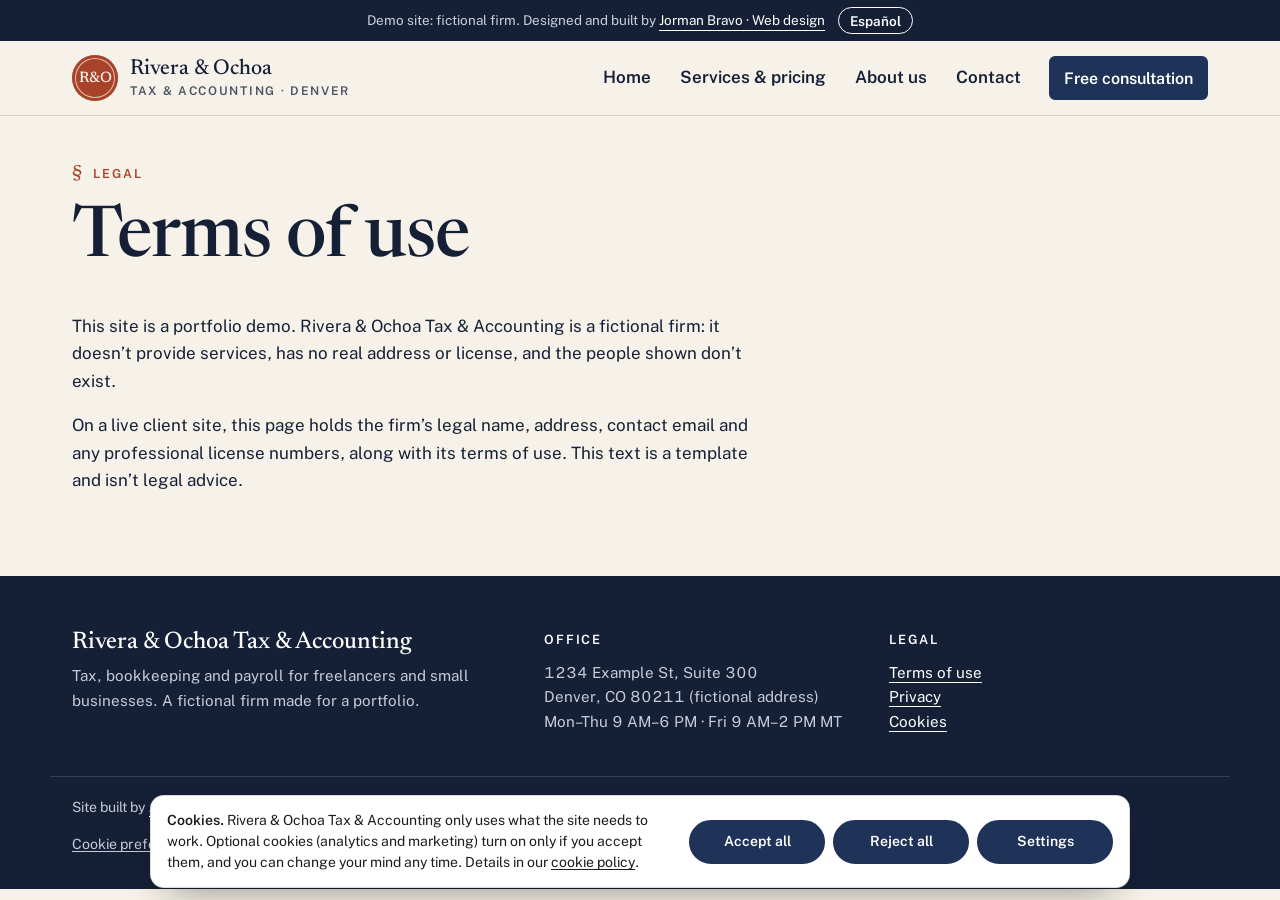
<file: en/terms.html>
<!doctype html>
<html lang="en">
<head>
<meta charset="utf-8">
<meta name="viewport" content="width=device-width, initial-scale=1">
<title>Terms of use · Rivera & Ochoa Tax & Accounting</title>
<meta name="description" content="Terms of use for the Rivera & Ochoa Tax & Accounting demo site.">
<meta name="robots" content="noindex">
<link rel="canonical" href="https://jormanbravo.com/demo-asesoria/en/terms.html">
<link rel="alternate" hreflang="en" href="https://jormanbravo.com/demo-asesoria/en/terms.html">
<link rel="alternate" hreflang="es" href="https://jormanbravo.com/demo-asesoria/aviso-legal.html">
<meta http-equiv="Content-Security-Policy" content="default-src 'self'; img-src 'self' data: https://jormanj2b.goatcounter.com; style-src 'self'; script-src 'self' https://gc.zgo.at; font-src 'self'; connect-src 'self' https://jormanj2b.goatcounter.com; object-src 'none'; base-uri 'self'; form-action 'self'">
<meta name="referrer" content="strict-origin-when-cross-origin">
<meta name="theme-color" content="#172033">
<meta property="og:type" content="website">
<meta property="og:title" content="Terms of use · Rivera & Ochoa Tax & Accounting">
<meta property="og:description" content="Terms of use for the Rivera & Ochoa Tax & Accounting demo site.">
<meta property="og:url" content="https://jormanbravo.com/demo-asesoria/en/terms.html">
<meta property="og:image" content="https://jormanbravo.com/demo-asesoria/img/og.jpg">
<meta property="og:locale" content="en_US">
<meta name="twitter:card" content="summary_large_image">
<link rel="icon" href="../favicon.svg" type="image/svg+xml">
<link rel="preload" href="../fonts/newsreader-normal-500.woff2" as="font" type="font/woff2" crossorigin>
<link rel="stylesheet" href="../fonts.css">
<link rel="stylesheet" href="../styles.css?v=2">
<script src="cookies.js?v=1" defer data-key="demo-asesoria" data-owner="Rivera &amp; Ochoa Tax &amp; Accounting" data-accent="#1F3358"></script>
</head>
<body data-reveal=".section h2, .svc, .deadlines li, .price-card, .person, .quote, .how li, .mini, .faq details, .contact-info">
<a class="skip" href="#main">Skip to content</a>
<div class="demo-bar">Demo site: fictional firm. Designed and built by <a href="https://jormanbravo.com/">Jorman Bravo · Web design</a> <a class="lang-switch" href="../aviso-legal.html" hreflang="es" lang="es">Español</a></div>
<header class="top">
  <a class="logo" href="./"><span class="mono" aria-hidden="true">R&amp;O</span><span>Rivera &amp; Ochoa<small>Tax &amp; Accounting · Denver</small></span></a>
  <button class="menu-btn" type="button" aria-expanded="false" aria-controls="nav" aria-label="Open menu"><span></span><span></span><span></span></button>
  <nav id="nav" class="nav" aria-label="Main"><a href="./">Home</a><a href="services.html">Services &amp; pricing</a><a href="team.html">About us</a><a href="contact.html">Contact</a><a class="btn btn-small" href="contact.html">Free consultation</a></nav>
</header>
<main id="main">
<section class="page-head wrap legal"><p class="eyebrow">Legal</p><h1>Terms of use</h1>
<p>This site is a portfolio demo. Rivera &amp; Ochoa Tax &amp; Accounting is a fictional firm: it doesn’t provide services, has no real address or license, and the people shown don’t exist.</p><p>On a live client site, this page holds the firm’s legal name, address, contact email and any professional license numbers, along with its terms of use. This text is a template and isn’t legal advice.</p>
</section>
</main>
<footer class="foot">
  <div class="foot-grid">
    <div><p class="foot-brand">Rivera &amp; Ochoa Tax &amp; Accounting</p><p>Tax, bookkeeping and payroll for freelancers and small businesses. A fictional firm made for a portfolio.</p></div>
    <div><p class="foot-h">Office</p><p>1234 Example St, Suite 300<br>Denver, CO 80211 (fictional address)<br>Mon–Thu 9 AM–6 PM · Fri 9 AM–2 PM MT</p></div>
    <div><p class="foot-h">Legal</p><p><a href="terms.html">Terms of use</a><br><a href="privacy.html">Privacy</a><br><a href="cookies.html">Cookies</a></p></div>
  </div>
  <p class="credit">Site built by <a href="https://jormanbravo.com/">Jorman Bravo · Web design</a></p>
</footer>
<script src="app.js?v=2" defer></script>
<script src="../reveal.js" defer></script>
<script data-goatcounter="https://jormanj2b.goatcounter.com/count" async src="//gc.zgo.at/count.js"></script>
</body>
</html>
</file>
<file: fonts.css>
/* Fuentes locales (subconjunto latin) */
@font-face {
  font-family: 'Newsreader';
  font-style: normal;
  font-weight: 500;
  font-display: swap;
  src: url('fonts/newsreader-normal-500.woff2') format('woff2');
  unicode-range: U+0000-00FF, U+0131, U+0152-0153, U+02BB-02BC, U+02C6, U+02DA, U+02DC, U+0304, U+0308, U+0329, U+2000-206F, U+20AC, U+2122, U+2191, U+2193, U+2212, U+2215, U+FEFF, U+FFFD;
}
@font-face {
  font-family: 'Public Sans';
  font-style: normal;
  font-weight: 400 600;
  font-display: swap;
  src: url('fonts/public-sans-normal-var.woff2') format('woff2');
  unicode-range: U+0000-00FF, U+0131, U+0152-0153, U+02BB-02BC, U+02C6, U+02DA, U+02DC, U+0304, U+0308, U+0329, U+2000-206F, U+20AC, U+2122, U+2191, U+2193, U+2212, U+2215, U+FEFF, U+FFFD;
}
</file>
<file: styles.css>
/* Ribera & Ochoa — despacho de Chamberí: papel de libro mayor, tinta azul y sello terracota */
:root{--paper:#F6F2E9;--paper-2:#ECE6D8;--ink:#152036;--navy:#1F3358;--muted:#4A5364;--accent:#A8432A;--accent-2:#C2603F;--line:#D8D1C1;--rule:#C9D3E3;--white:#FFFDF8;
--serif:'Newsreader',Georgia,serif;--sans:'Public Sans',system-ui,sans-serif;--r:4px;--wrap:1180px;--ease:cubic-bezier(.2,.7,.2,1)}
*{box-sizing:border-box}
html{scroll-padding-top:90px}
body{margin:0;background:var(--paper);color:var(--ink);font:17px/1.62 var(--sans);-webkit-font-smoothing:antialiased;font-variant-numeric:tabular-nums}
img{max-width:100%;display:block;height:auto}
[hidden]{display:none!important}
a{color:var(--navy);text-underline-offset:4px}
:focus-visible{outline:3px solid var(--accent);outline-offset:3px}
.skip{position:absolute;left:-999px}.skip:focus{left:8px;top:8px;z-index:60;background:var(--ink);color:#fff;padding:.6rem 1rem}
.demo-bar{background:var(--ink);color:#C9D0DD;font-size:13.5px;text-align:center;padding:.45rem 1rem}
.demo-bar a{color:#fff}
.wrap{max-width:var(--wrap);margin:0 auto;padding:0 22px}
.section{padding:clamp(4rem,8vw,6rem) 22px}
/* header */
.top{display:flex;justify-content:space-between;align-items:center;padding:.85rem max(22px,calc((100vw - var(--wrap))/2 + 22px));position:sticky;top:0;z-index:40;background:rgba(246,242,233,.93);backdrop-filter:blur(8px);border-bottom:1px solid var(--line)}
.logo{display:flex;align-items:center;gap:.75rem;text-decoration:none;color:var(--ink)}
.logo>span:last-child{font:500 1.35rem/1.1 var(--serif);display:flex;flex-direction:column}
.logo small{font:600 .72rem var(--sans);letter-spacing:.14em;text-transform:uppercase;color:var(--muted);margin-top:.2rem}
.mono{display:grid;place-items:center;width:46px;height:46px;border-radius:50%;background:var(--accent);color:var(--paper);font:500 .95rem var(--serif);box-shadow:inset 0 0 0 3px var(--accent),inset 0 0 0 4px rgba(246,242,233,.7)}
.menu-btn{width:48px;height:48px;border:1px solid var(--line);border-radius:50%;background:var(--white);cursor:pointer;display:flex;flex-direction:column;justify-content:center;gap:5px;align-items:center}
.menu-btn span{display:block;width:20px;height:2px;background:var(--ink);transition:transform .2s,opacity .2s}
.menu-btn[aria-expanded="true"] span:nth-child(1){transform:translateY(7px) rotate(45deg)}
.menu-btn[aria-expanded="true"] span:nth-child(2){opacity:0}
.menu-btn[aria-expanded="true"] span:nth-child(3){transform:translateY(-7px) rotate(-45deg)}
.nav{display:none;position:absolute;right:16px;left:16px;top:calc(100% + 6px);background:var(--white);border:1px solid var(--line);padding:.6rem;z-index:30;box-shadow:0 24px 50px -20px rgba(21,32,54,.35);border-radius:8px}
.nav.open{display:grid}
.nav a{padding:.8rem .9rem;text-decoration:none;color:var(--ink);font-weight:600;border-radius:6px}
.nav a:hover{background:var(--paper)}
.nav a[aria-current="page"]{color:var(--accent)}
.nav .btn{color:#fff}
@media (min-width:900px){
  .menu-btn{display:none}
  .nav{position:static;display:flex;align-items:center;gap:.2rem;border:0;box-shadow:none;background:none;padding:0}
  .nav a{padding:.5rem .8rem;position:relative}
  .nav a:hover{background:none}
  .nav a:not(.btn)::after{content:"";position:absolute;left:.8rem;right:.8rem;bottom:.2rem;height:1.5px;background:var(--accent);transform:scaleX(0);transform-origin:left;transition:transform .25s var(--ease)}
  .nav a:not(.btn):hover::after,.nav a[aria-current="page"]::after{transform:scaleX(1)}
  .nav a[aria-current="page"]{color:var(--ink)}
  .nav .btn{margin-left:.8rem}
}
h1,h2,h3{font-family:var(--serif);font-weight:500;line-height:1.06;margin:0 0 .5em;letter-spacing:-.015em}
h1{font-size:clamp(2.5rem,6vw,4.4rem)}
h1 em{font-style:normal;color:var(--accent);background:linear-gradient(transparent 82%,rgba(168,67,42,.18) 82%)}
h2{font-size:clamp(2rem,4vw,3rem)}
h3{font-size:1.45rem}
.eyebrow{display:flex;align-items:center;gap:.7rem;font-size:.78rem;letter-spacing:.16em;text-transform:uppercase;font-weight:600;color:var(--accent);margin:0 0 1.2rem}
.eyebrow::before{content:"§";font:500 1.2rem var(--serif);letter-spacing:0}
.lead{font-size:1.16rem;color:var(--muted);max-width:52ch}
.small{font-size:.88rem;color:var(--muted)}
.btn{display:inline-flex;align-items:center;justify-content:center;gap:.5rem;min-height:50px;padding:.75rem 1.5rem;background:var(--navy);color:#fff;border:2px solid var(--navy);border-radius:var(--r);font:600 1rem var(--sans);text-decoration:none;cursor:pointer;transition:background .2s,transform .2s var(--ease),box-shadow .2s}
.btn:hover{background:var(--ink);border-color:var(--ink);transform:translateY(-2px);box-shadow:0 12px 24px -14px rgba(21,32,54,.7)}
.btn:active{transform:none}
.btn-small{min-height:44px;padding:.4rem 1.1rem}
.btn-line{background:transparent;color:var(--navy)}
.btn-line:hover{background:var(--navy);color:#fff}
.btn-light{background:var(--paper);color:var(--ink);border-color:var(--paper)}
.btn-light:hover{background:#fff;border-color:#fff;color:var(--ink)}
/* hero */
.hero{max-width:var(--wrap);margin:0 auto;padding:2.4rem 22px 4.5rem;display:grid;gap:2.6rem;align-items:center}
.cta{display:flex;flex-wrap:wrap;gap:.8rem;margin:1.8rem 0 2rem}
.facts{list-style:none;margin:0;padding:1.1rem 0 0;border-top:3px double var(--line);display:flex;flex-wrap:wrap;gap:.6rem 2rem;color:var(--muted);font-size:.93rem}
.facts b{display:block;font:500 1.7rem/1.1 var(--serif);color:var(--ink)}
.hero-fig{margin:0 0 28px;position:relative}
.hero-fig::before{content:"";position:absolute;inset:18px -14px -18px 14px;border:1.5px solid var(--accent);border-radius:var(--r)}
.hero-img{position:relative;border-radius:var(--r);aspect-ratio:4/3;object-fit:cover;width:100%}
.stamp{position:absolute;left:-10px;bottom:-26px;background:var(--white);border:1px solid var(--line);border-top:4px solid var(--accent);padding:1rem 1.2rem;display:grid;gap:.1rem;min-width:230px;box-shadow:0 22px 40px -24px rgba(21,32,54,.6);border-radius:var(--r);font-size:.88rem;color:var(--muted)}
.stamp b{font:500 1.6rem/1.15 var(--serif);color:var(--ink)}
.stamp-k{font-size:.72rem;text-transform:uppercase;letter-spacing:.14em;font-weight:600;color:var(--accent)}
.stamp-ok{color:#2F6B4A;font-weight:600;margin-top:.3rem}
.stamp-ok::before{content:"✓ "}
@media (min-width:960px){.hero{grid-template-columns:1.05fr 1fr;min-height:calc(100svh - 140px);gap:4rem}.stamp{left:-44px}}
/* deadlines band */
.band{background:var(--ink);color:var(--paper);padding:clamp(4rem,8vw,5.5rem) 0;background-image:repeating-linear-gradient(transparent 0 35px,rgba(201,211,227,.07) 35px 36px)}
.band h2{color:#fff;max-width:20ch}
.band .small{color:#AEB6C6}
.deadlines{list-style:none;padding:0;margin:2rem 0 1.4rem;display:grid;gap:1px;background:#33405C;border:1px solid #33405C}
@media (min-width:800px){.deadlines{grid-template-columns:repeat(3,1fr)}}
.deadlines li{background:var(--ink);padding:1.6rem;display:grid;gap:.4rem;align-content:start;transition:background .25s}
.deadlines li:hover{background:#1B2843}
.deadlines time{font:500 2.1rem var(--serif);color:#F3B9A5}
.deadlines b{font-weight:600}
.deadlines span{color:#C5CBD8;font-size:.95rem}
/* services */
.svc-grid{display:grid;gap:0;border-top:1px solid var(--ink)}
@media (min-width:760px){.svc-grid{grid-template-columns:1fr 1fr}.svc:nth-child(odd){border-right:1px solid var(--line)}}
.svc{display:grid;grid-template-rows:auto 1fr auto;padding:2rem 1.8rem 1.8rem 0;text-decoration:none;color:var(--ink);border-bottom:1px solid var(--line);position:relative;transition:background .25s}
@media (min-width:760px){.svc:nth-child(even){padding-left:1.8rem}}
.svc h3{font-size:1.8rem;display:flex;justify-content:space-between;align-items:baseline;gap:1rem}
.svc h3::after{content:"→";font:400 1.3rem var(--sans);color:var(--accent);transition:transform .25s var(--ease)}
.svc:hover h3::after{transform:translateX(6px)}
.svc:hover{background:linear-gradient(90deg,rgba(168,67,42,.05),transparent)}
.svc p{color:var(--muted);margin:0 0 1.2rem;max-width:42ch}
.more{font:500 1.15rem var(--serif);color:var(--accent)}
/* quote */
.quote-sec{display:grid;gap:3rem;padding-top:0}
@media (min-width:900px){.quote-sec{grid-template-columns:1.2fr 1fr;align-items:center}}
.quote{margin:0;position:relative;padding:2.4rem 2rem 2rem;background:var(--white);border:1px solid var(--line);border-radius:var(--r);background-image:repeating-linear-gradient(transparent 0 33px,var(--rule) 33px 34px);background-position:0 18px}
.quote::before{content:"“";position:absolute;top:-.35em;left:1.2rem;font:500 6rem/1 var(--serif);color:var(--accent)}
.quote p{font:500 clamp(1.45rem,2.6vw,1.95rem)/1.36 var(--serif);margin:0 0 1rem}
.quote figcaption{color:var(--muted)}
.quote figcaption span{font-size:.85rem}
.how{list-style:none;padding:0;margin:0;counter-reset:h}
.how li{counter-increment:h;padding:1.2rem 0 1.2rem 3.6rem;border-bottom:1px solid var(--line);position:relative;color:var(--muted)}
.how li::before{content:counter(h,decimal-leading-zero);position:absolute;left:0;top:1.05rem;font:500 1.6rem var(--serif);color:var(--accent)}
.how b{color:var(--ink)}
.cta-band{background:var(--navy);color:#fff;padding:clamp(4rem,8vw,5.5rem) 0;position:relative;overflow:hidden}
.cta-band::after{content:"R&O";position:absolute;right:-1rem;bottom:-3.2rem;font:500 13rem/1 var(--serif);color:rgba(255,255,255,.05);pointer-events:none}
.cta-band p{color:#D3DAE8;max-width:50ch}
.page-head{padding-top:3.4rem;padding-bottom:1rem}
.page-head h1{max-width:18ch}
/* prices */
.prices{display:grid;gap:1.2rem}
@media (min-width:900px){.prices{grid-template-columns:repeat(3,1fr);align-items:stretch}}
.price-card{background:var(--white);border:1px solid var(--line);border-radius:var(--r);padding:2rem 1.8rem;display:flex;flex-direction:column;transition:transform .25s var(--ease),box-shadow .25s}
.price-card:hover{transform:translateY(-4px);box-shadow:0 24px 40px -30px rgba(21,32,54,.6)}
.price-card.featured{background:var(--ink);color:var(--paper);border-color:var(--ink);position:relative}
.price-card.featured::before{content:"La más pedida";position:absolute;top:-12px;left:1.8rem;background:var(--accent);color:#fff;font-size:.72rem;text-transform:uppercase;letter-spacing:.12em;font-weight:600;padding:.25rem .7rem;border-radius:2px}
.price-card.featured .small,.price-card.featured .amount span{color:#B9C2D3}
.price-card ul{list-style:none;padding:0;margin:0 0 1.2rem;flex:1}
.price-card li{padding:.55rem 0 .55rem 1.6rem;border-bottom:1px dashed var(--line);position:relative}
.price-card.featured li{border-color:#33405C}
.price-card li::before{content:"✓";position:absolute;left:0;color:var(--accent);font-weight:700}
.price-card.featured li::before{color:#F3B9A5}
.amount{font:500 3.2rem/1 var(--serif);margin:.2rem 0 1.2rem;padding-bottom:1rem;border-bottom:3px double var(--line)}
.price-card.featured .amount{border-color:#33405C}
.amount span{font:400 1rem var(--sans);color:var(--muted)}
.two{display:grid;gap:2rem}
@media (min-width:900px){.two{grid-template-columns:1.2fr 1fr}}
.mini{display:grid;grid-template-columns:1fr auto;gap:0;margin:0;background:var(--white);border:1px solid var(--line);padding:.4rem 1.4rem;border-radius:var(--r)}
.mini dt,.mini dd{padding:.8rem 0;border-bottom:1px solid var(--line)}
.mini dt:last-of-type,.mini dd:last-of-type{border-bottom:0}
.mini dd{margin:0;font-weight:600;text-align:right;padding-left:1rem}
/* faq */
.faq details{border-bottom:1px solid var(--line);padding:.3rem 0}
.faq summary{cursor:pointer;font-weight:600;font-size:1.08rem;min-height:56px;display:flex;align-items:center;justify-content:space-between;gap:1rem;list-style:none}
.faq summary::-webkit-details-marker{display:none}
.faq summary::after{content:"+";font:400 1.7rem var(--serif);color:var(--accent);transition:transform .25s var(--ease)}
.faq details[open] summary::after{transform:rotate(45deg)}
.faq p{margin:0 0 1.1rem;color:var(--muted);max-width:70ch}
/* team */
.team{display:grid;gap:2.6rem}
@media (min-width:860px){.team{grid-template-columns:repeat(3,1fr)}}
.person{position:relative}
.person img{border-radius:var(--r);aspect-ratio:4/5;object-fit:cover;margin-bottom:1.3rem;filter:grayscale(.2) contrast(1.02);transition:filter .4s,transform .5s var(--ease)}
.person:hover img{filter:none;transform:translateY(-4px)}
.person h2{font-size:1.8rem;margin:0}
.role{color:var(--accent);font-weight:600;margin:.3rem 0 .7rem;font-size:.92rem;text-transform:uppercase;letter-spacing:.08em}
.person p:last-child{color:var(--muted)}
/* contact */
.contact-grid{display:grid;gap:3rem;padding-top:1rem}
@media (min-width:900px){.contact-grid{grid-template-columns:1.4fr 1fr}}
.form{max-width:660px;background:var(--white);border:1px solid var(--line);border-top:4px solid var(--navy);padding:2rem;border-radius:var(--r)}
.f{display:grid;gap:.35rem;margin:0 0 1.2rem}
.f label,.f legend{font-weight:600}
.opt{font-weight:400;color:var(--muted)}
input,textarea{font:inherit;min-height:50px;padding:.6rem .85rem;border:1.5px solid #B9B3A5;border-radius:var(--r);background:var(--paper);color:var(--ink);width:100%;transition:border-color .2s,box-shadow .2s,background .2s}
textarea{resize:vertical}
input:focus,textarea:focus{outline:none;border-color:var(--navy);background:#fff;box-shadow:0 0 0 4px rgba(31,51,88,.16)}
input[aria-invalid="true"],textarea[aria-invalid="true"]{border-color:#A8321C}
.help{margin:0;font-size:.88rem;color:var(--muted)}
.error{margin:0;color:#A8321C;font-weight:600;font-size:.92rem}
.radios{border:0;padding:0;display:flex;flex-wrap:wrap;gap:.5rem}
.radios legend{margin-bottom:.5rem;width:100%}
.radios label{display:flex;align-items:center;gap:.5rem;min-height:46px;font-weight:500;padding:.3rem 1rem;border:1.5px solid var(--line);border-radius:999px;cursor:pointer;transition:border-color .2s,background .2s}
.radios label:hover{border-color:var(--navy)}
.radios label:has(input:checked){border-color:var(--navy);background:#E9EDF4}
.radios input,.check input{width:20px;height:20px;min-height:0;accent-color:var(--navy);margin:0}
.check{grid-template-columns:auto 1fr;align-items:start;gap:.7rem}
.check input{margin-top:.2rem}
.check label{font-weight:400}
.success{background:var(--white);border:1px solid var(--line);border-top:4px solid #2F6B4A;border-radius:var(--r);padding:2.2rem;align-self:start}
.contact-info{background:var(--ink);color:#D5DBE6;padding:2rem;border-radius:var(--r);align-self:start;background-image:repeating-linear-gradient(transparent 0 33px,rgba(201,211,227,.07) 33px 34px)}
.contact-info h2,.contact-info h3{color:#fff}
.contact-info h3{margin-top:1.6rem}
.contact-info .small{color:#AEB6C6}
.legal{padding-top:3rem;padding-bottom:4rem}
.legal p{max-width:70ch}
.foot{background:var(--ink);color:#C5CBD8;padding:3.4rem 0 1.4rem;font-size:.95rem}
.foot-grid{max-width:var(--wrap);margin:0 auto;padding:0 22px;display:grid;gap:1.6rem}
@media (min-width:860px){.foot-grid{grid-template-columns:1.4fr 1fr 1fr}}
.foot a{color:#fff}
.foot-brand{font:500 1.5rem var(--serif);color:#fff;margin:0 0 .4rem}
.foot-h{font-weight:600;color:#fff;margin:0 0 .4rem;font-size:.8rem;text-transform:uppercase;letter-spacing:.14em}
.foot p{margin:0 0 .6rem}
.foot .credit{max-width:var(--wrap);margin:2rem auto 0;padding:1.2rem 22px 0;border-top:1px solid #33405C;font-size:.88rem}
[tabindex="-1"]:focus{outline:none}
.rv{opacity:0;transform:translateY(20px);transition:opacity .7s var(--ease),transform .7s var(--ease)}
.rv.in{opacity:1;transform:none}
@media (prefers-reduced-motion:reduce){*,*::before,*::after{transition:none!important;animation:none!important}}
/* img-placeholder */
img:not([src$=".svg"]){background-color:var(--paper-2)}
@media (min-width:960px){
  .hero{grid-template-columns:1fr 1.05fr}
  .hero h1{font-size:clamp(2.6rem,4.6vw,4rem)}
  .hero-img{aspect-ratio:1/1;object-position:62% 50%}
}
@media (max-width:959px){
  .hero-fig::before{inset:12px -8px -12px 8px}
  .stamp{left:auto;right:4px;bottom:-30px;min-width:0;padding:.75rem 1rem}
  .stamp b{font-size:1.3rem}
}
/* ronda 2: aviso de cookies alineado con la columna del pie */
.foot>.ck-foot{max-width:var(--wrap);margin:.2rem auto 0;padding:0 22px;font-size:.88rem}
/* ronda 2: ninguna etiqueta por debajo de 12 px */
.logo small,.stamp-k{font-size:.75rem}
.skip{display:inline-flex;align-items:center;min-height:44px}
.nav a{min-height:44px;display:inline-flex;align-items:center}

/* ES/EN */
.lang-switch{display:inline-block;margin-left:.6rem;padding:.15rem .7rem;border:1px solid currentColor;border-radius:999px;font-weight:600;text-decoration:none;line-height:1.5}
.lang-switch:hover{text-decoration:underline}
html[lang="en"] .price-card.featured::before{content:"Most popular"}
</file>
<file: cookies.css>
/* Aviso de cookies · Jorman Bravo. Fijo abajo: no desplaza el contenido (sin CLS). */
:root{--ck-bg:#fff;--ck-fg:#1d1d1b;--ck-muted:#4a4740;--ck-line:rgba(0,0,0,.14);--ck-accent:#1d1d1b;--ck-on-accent:#fff}
.ck-banner,.ck-dialog{font:inherit;font-size:.9rem;line-height:1.5;color:var(--ck-fg);background:var(--ck-bg);letter-spacing:normal;text-transform:none}
.ck-banner{position:fixed;z-index:9990;left:12px;right:12px;bottom:12px;max-width:980px;margin:0 auto;padding:14px 16px calc(14px + env(safe-area-inset-bottom));border:1px solid var(--ck-line);border-radius:14px;box-shadow:0 18px 40px -18px rgba(0,0,0,.45);display:flex;flex-wrap:wrap;gap:10px 18px;align-items:center;animation:ck-in .25s ease-out}
.ck-banner[hidden]{display:none}
.ck-text{margin:0;flex:1 1 320px;font-size:.875rem}
.ck-text a,.ck-dialog a{color:inherit;text-decoration:underline;text-underline-offset:2px}
.ck-actions{display:flex;flex-wrap:wrap;gap:8px}
.ck-btn{font:inherit;font-size:.875rem;font-weight:600;line-height:1.2;min-height:44px;min-width:8.5rem;padding:.6rem 1rem;border-radius:999px;border:2px solid var(--ck-accent);background:var(--ck-accent);color:var(--ck-on-accent);cursor:pointer;flex:1 1 auto}
.ck-btn:hover{filter:brightness(1.12)}
.ck-btn:focus-visible,.ck-x:focus-visible,.ck-link:focus-visible,.ck-cat input:focus-visible{outline:3px solid var(--ck-accent);outline-offset:3px}
.ck-dialog{width:min(560px,calc(100vw - 24px));max-height:calc(100dvh - 24px);overflow:auto;border:1px solid var(--ck-line);border-radius:16px;padding:22px 20px 18px;box-shadow:0 30px 60px -20px rgba(0,0,0,.5)}
.ck-dialog::backdrop{background:rgba(0,0,0,.45)}
.ck-dialog h2{font:inherit;text-transform:none;letter-spacing:normal;font-size:1.2rem;font-weight:700;margin:0 2.2rem .4rem 0;color:var(--ck-fg)}
.ck-dialog p{margin:.3rem 0 .8rem;color:var(--ck-muted)}
.ck-x{position:absolute;top:10px;right:10px;width:44px;height:44px;border:0;border-radius:50%;background:transparent;color:var(--ck-fg);font-size:1.6rem;line-height:1;cursor:pointer}
.ck-dialog{position:fixed}
.ck-cats{display:grid;gap:10px;margin:.6rem 0 1rem}
.ck-cat{border:1px solid var(--ck-line);border-radius:12px;padding:10px 12px}
.ck-cat p{margin:.25rem 0 0;font-size:.84rem}
.ck-cat-head{display:flex;justify-content:space-between;align-items:center;gap:12px}
.ck-cat-head label{font-weight:700;color:var(--ck-fg)}
.ck-dialog .ck-cat input[type=checkbox]{appearance:none;-webkit-appearance:none;box-sizing:border-box;display:block;width:48px!important;height:28px!important;min-width:0;min-height:0;max-width:none;padding:0!important;margin:0;border:0!important;border-radius:999px;background:#76726a;box-shadow:none;position:relative;cursor:pointer;flex:none;transition:background .15s}
.ck-dialog .ck-cat input[type=checkbox]::before{content:none}
.ck-dialog .ck-cat input[type=checkbox]::after{content:"";position:absolute;top:3px;left:3px;width:22px;height:22px;border-radius:50%;background:#fff;box-shadow:0 1px 2px rgba(0,0,0,.3);transition:transform .15s}
.ck-dialog .ck-cat input[type=checkbox]:checked{background:var(--ck-accent)}
.ck-dialog .ck-cat input[type=checkbox]:checked::after{transform:translateX(20px)}
.ck-dialog .ck-cat input[type=checkbox]:disabled{opacity:.55;cursor:not-allowed}
.ck-small{font-size:.82rem}
.ck-foot{margin:.6rem 0 0}
.ck-link{font:inherit;color:inherit;background:none;border:0;padding:.35rem 0;min-height:44px;display:inline-flex;align-items:center;text-decoration:underline;text-underline-offset:2px;cursor:pointer}
@keyframes ck-in{from{opacity:0;transform:translateY(8px)}to{opacity:1;transform:none}}
@media (prefers-reduced-motion:reduce){.ck-banner{animation:none}.ck-dialog .ck-cat input[type=checkbox],.ck-dialog .ck-cat input[type=checkbox]::after{transition:none}}
@media (max-width:560px){.ck-banner{left:8px;right:8px;bottom:8px;padding:12px}.ck-btn{min-width:0;flex:1 1 30%;padding:.55rem .6rem;font-size:.84rem}}
/* Página de política de cookies (cuando el sitio no trae estilos legales propios) */
.ck-policy{max-width:760px;margin:0 auto;padding:2.5rem 1.25rem 4rem;line-height:1.65}
.ck-policy table{width:100%;border-collapse:collapse;margin:1rem 0;font-size:.92rem}
.ck-policy th,.ck-policy td{border:1px solid var(--ck-line);padding:.55rem .6rem;text-align:left;vertical-align:top}
.ck-policy code{font-size:.88em;word-break:break-all}
</file>
